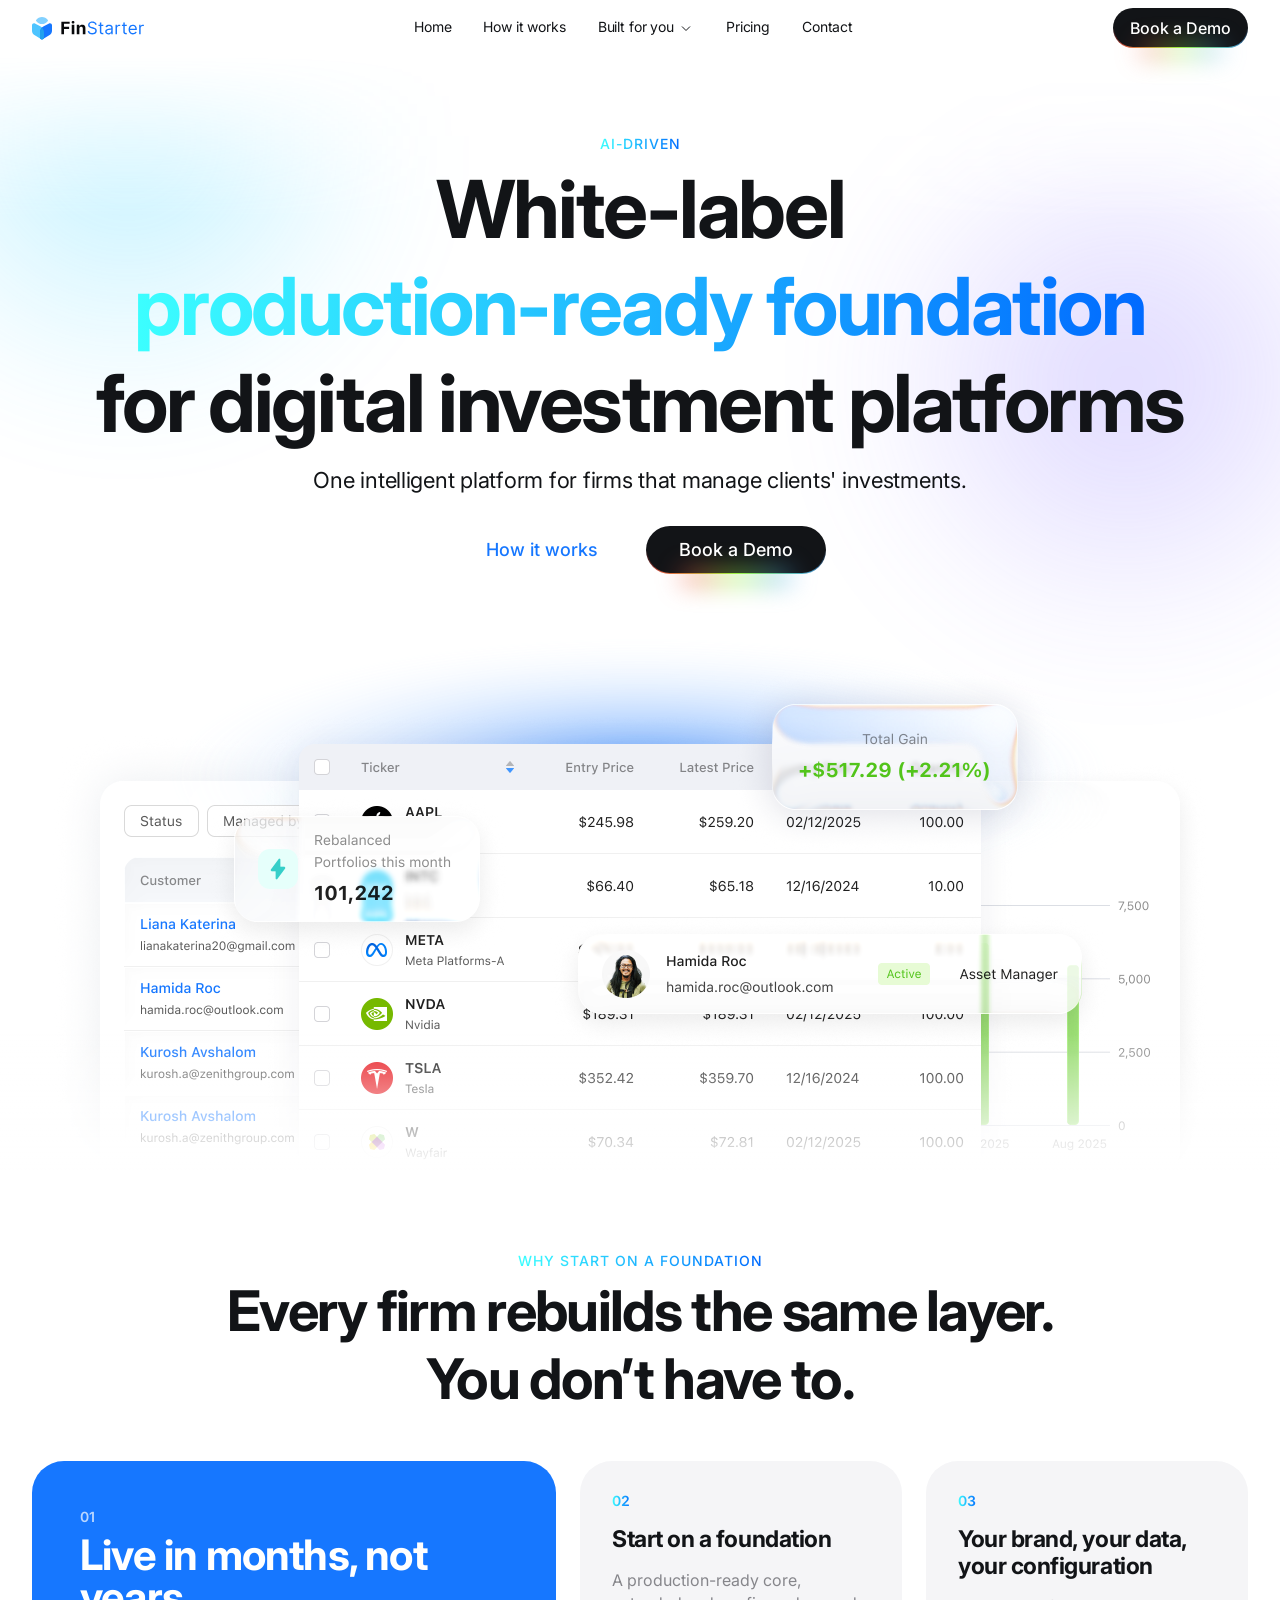
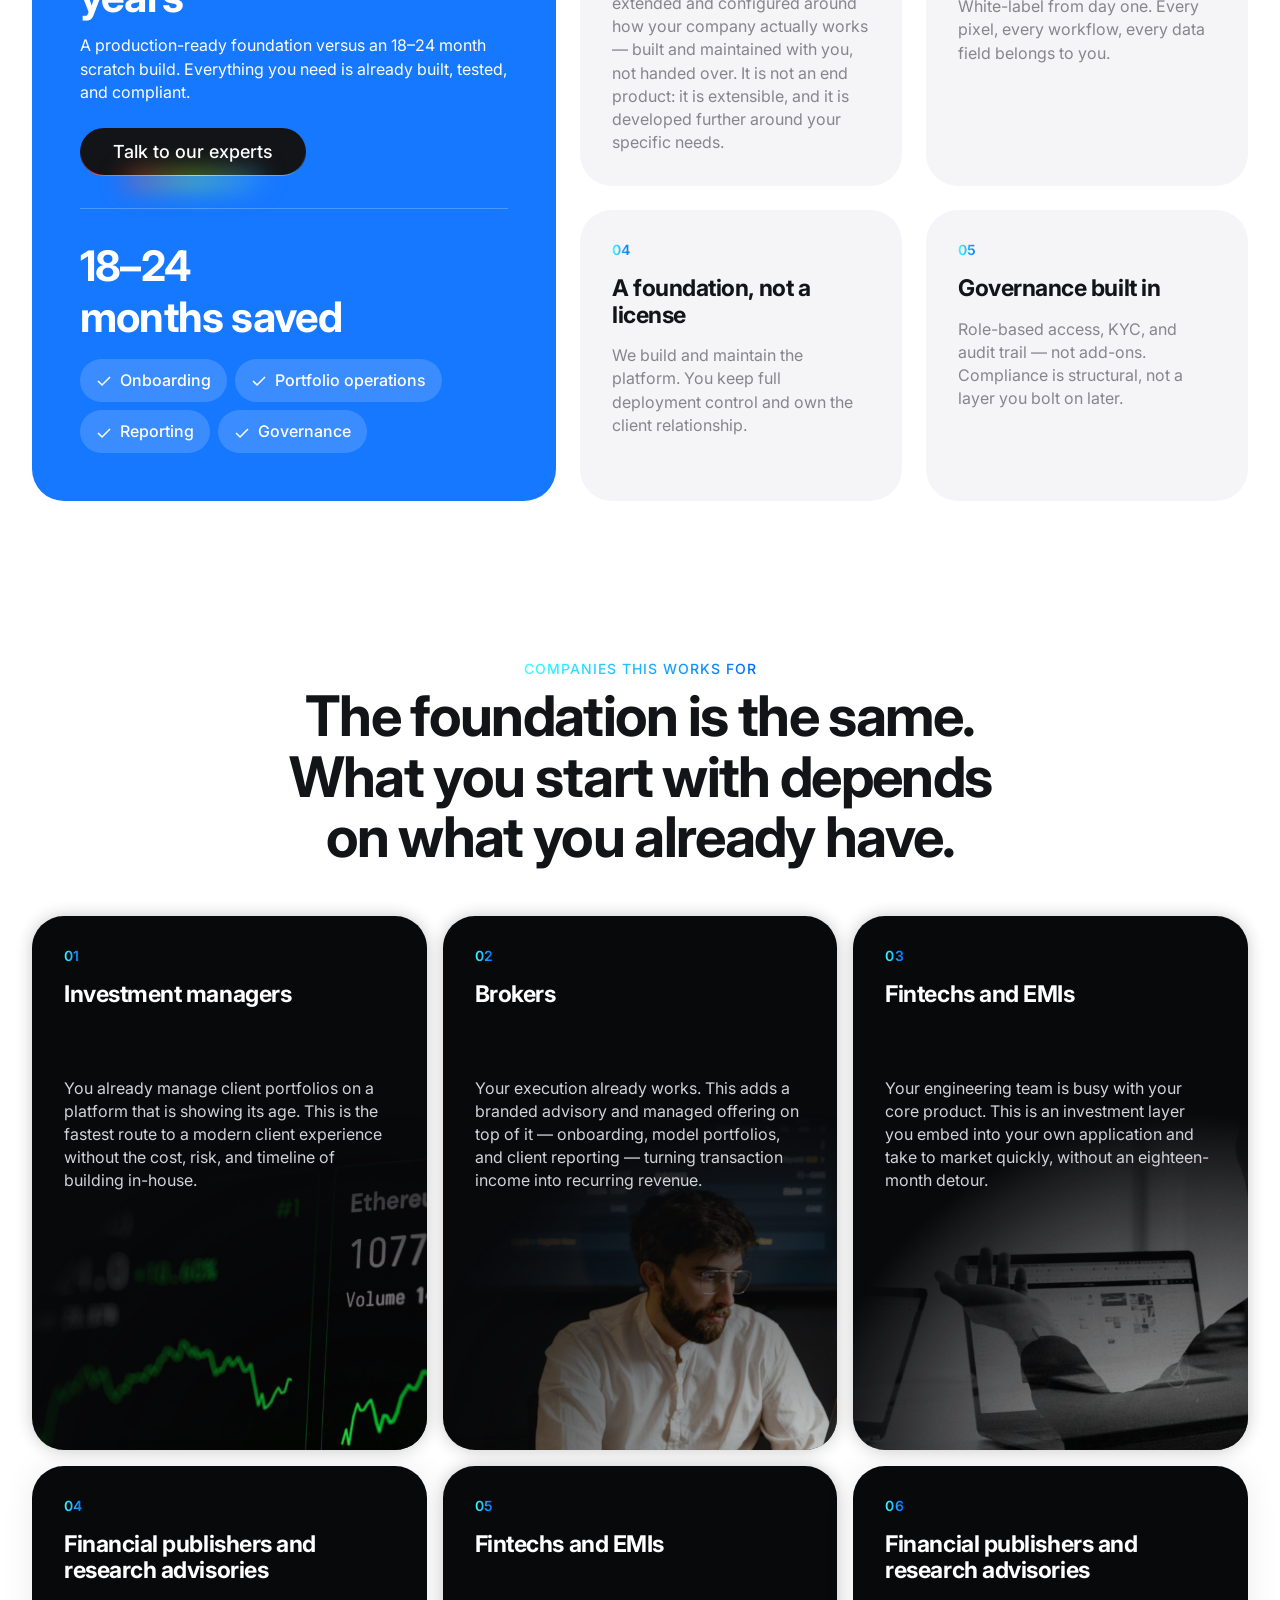
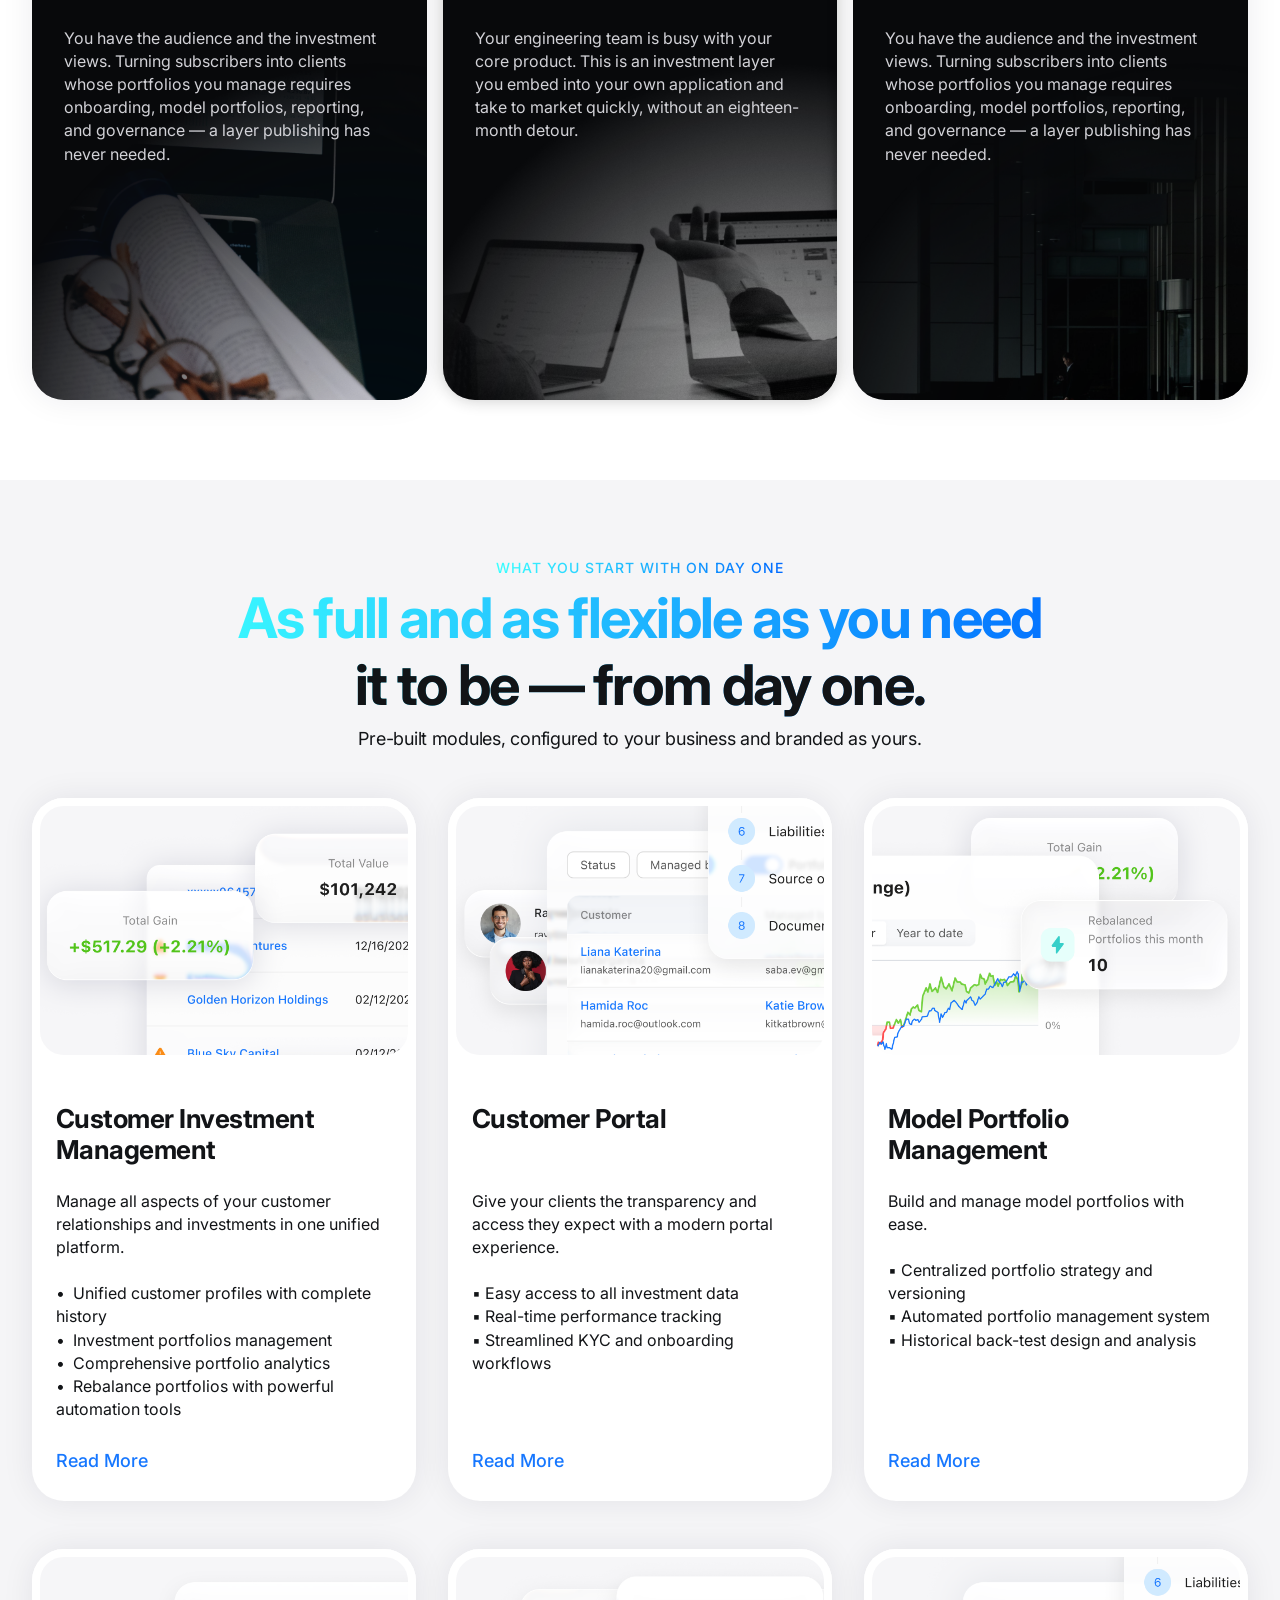
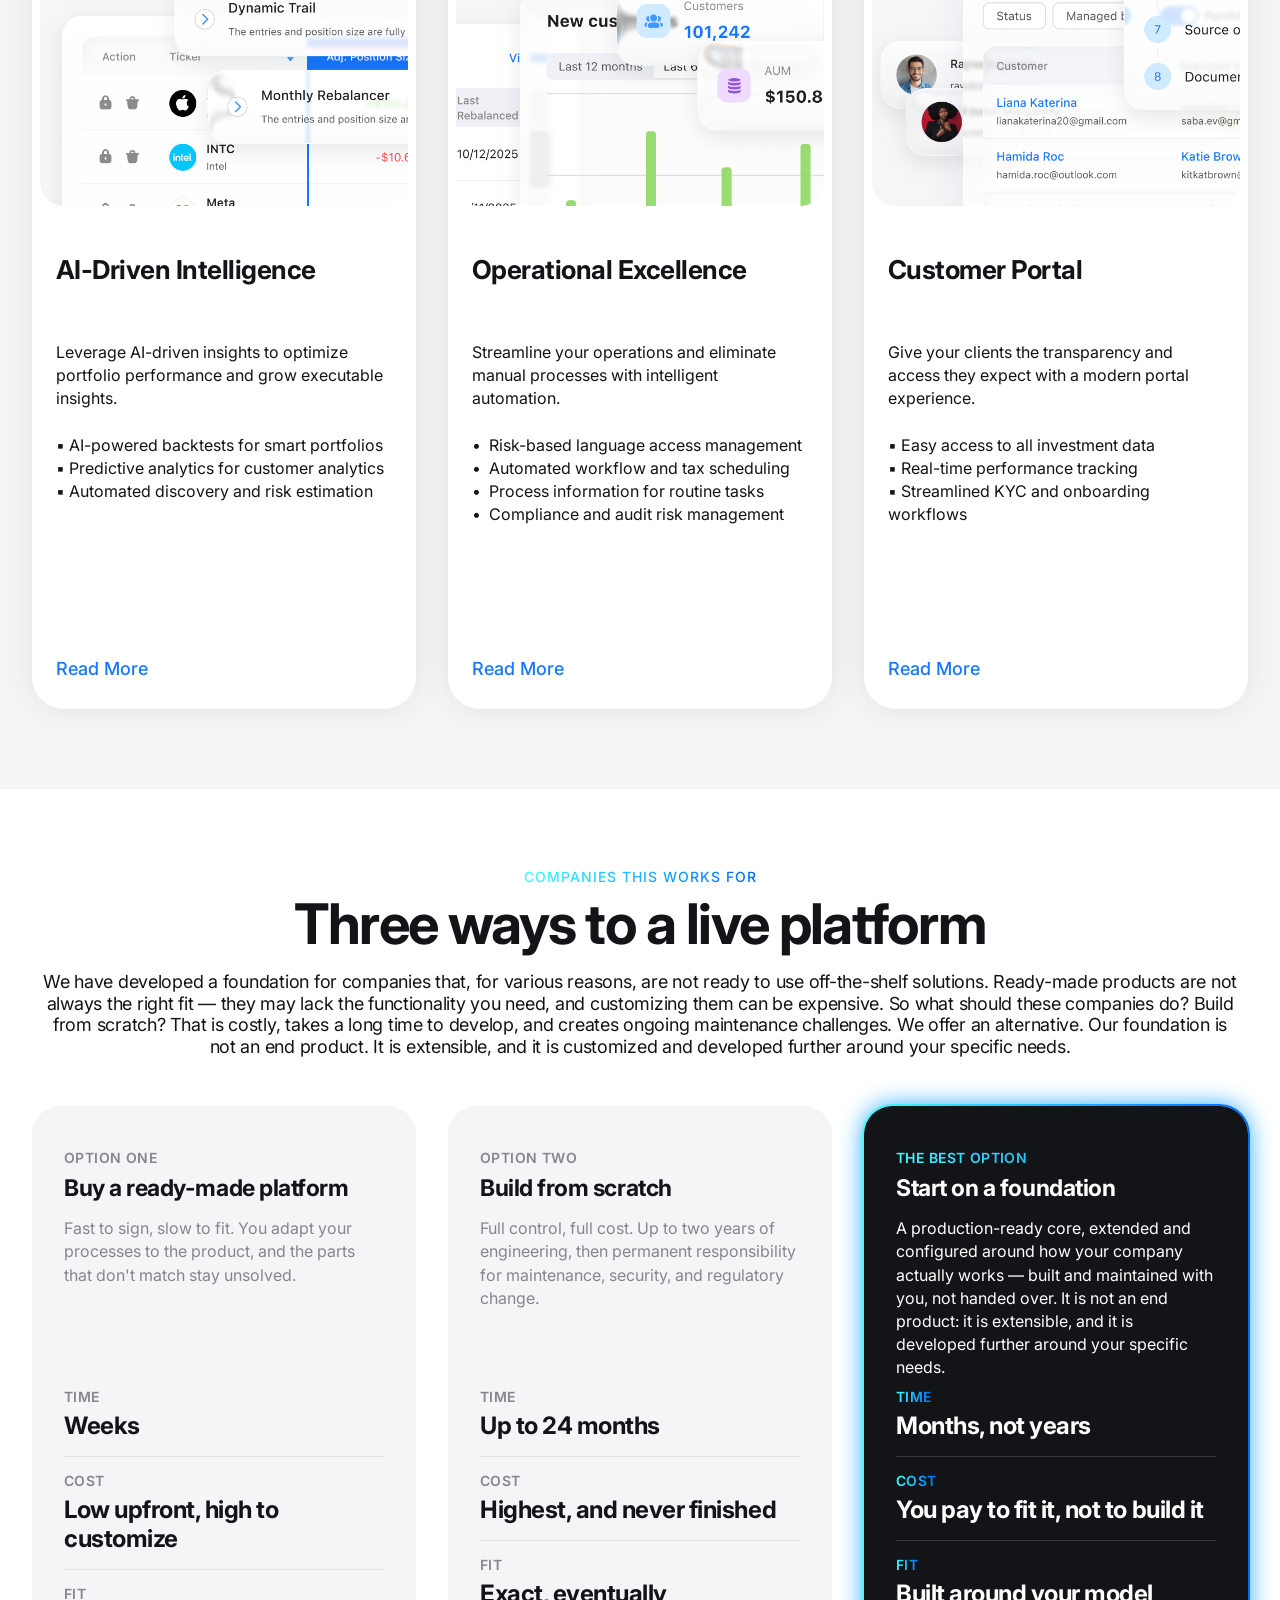
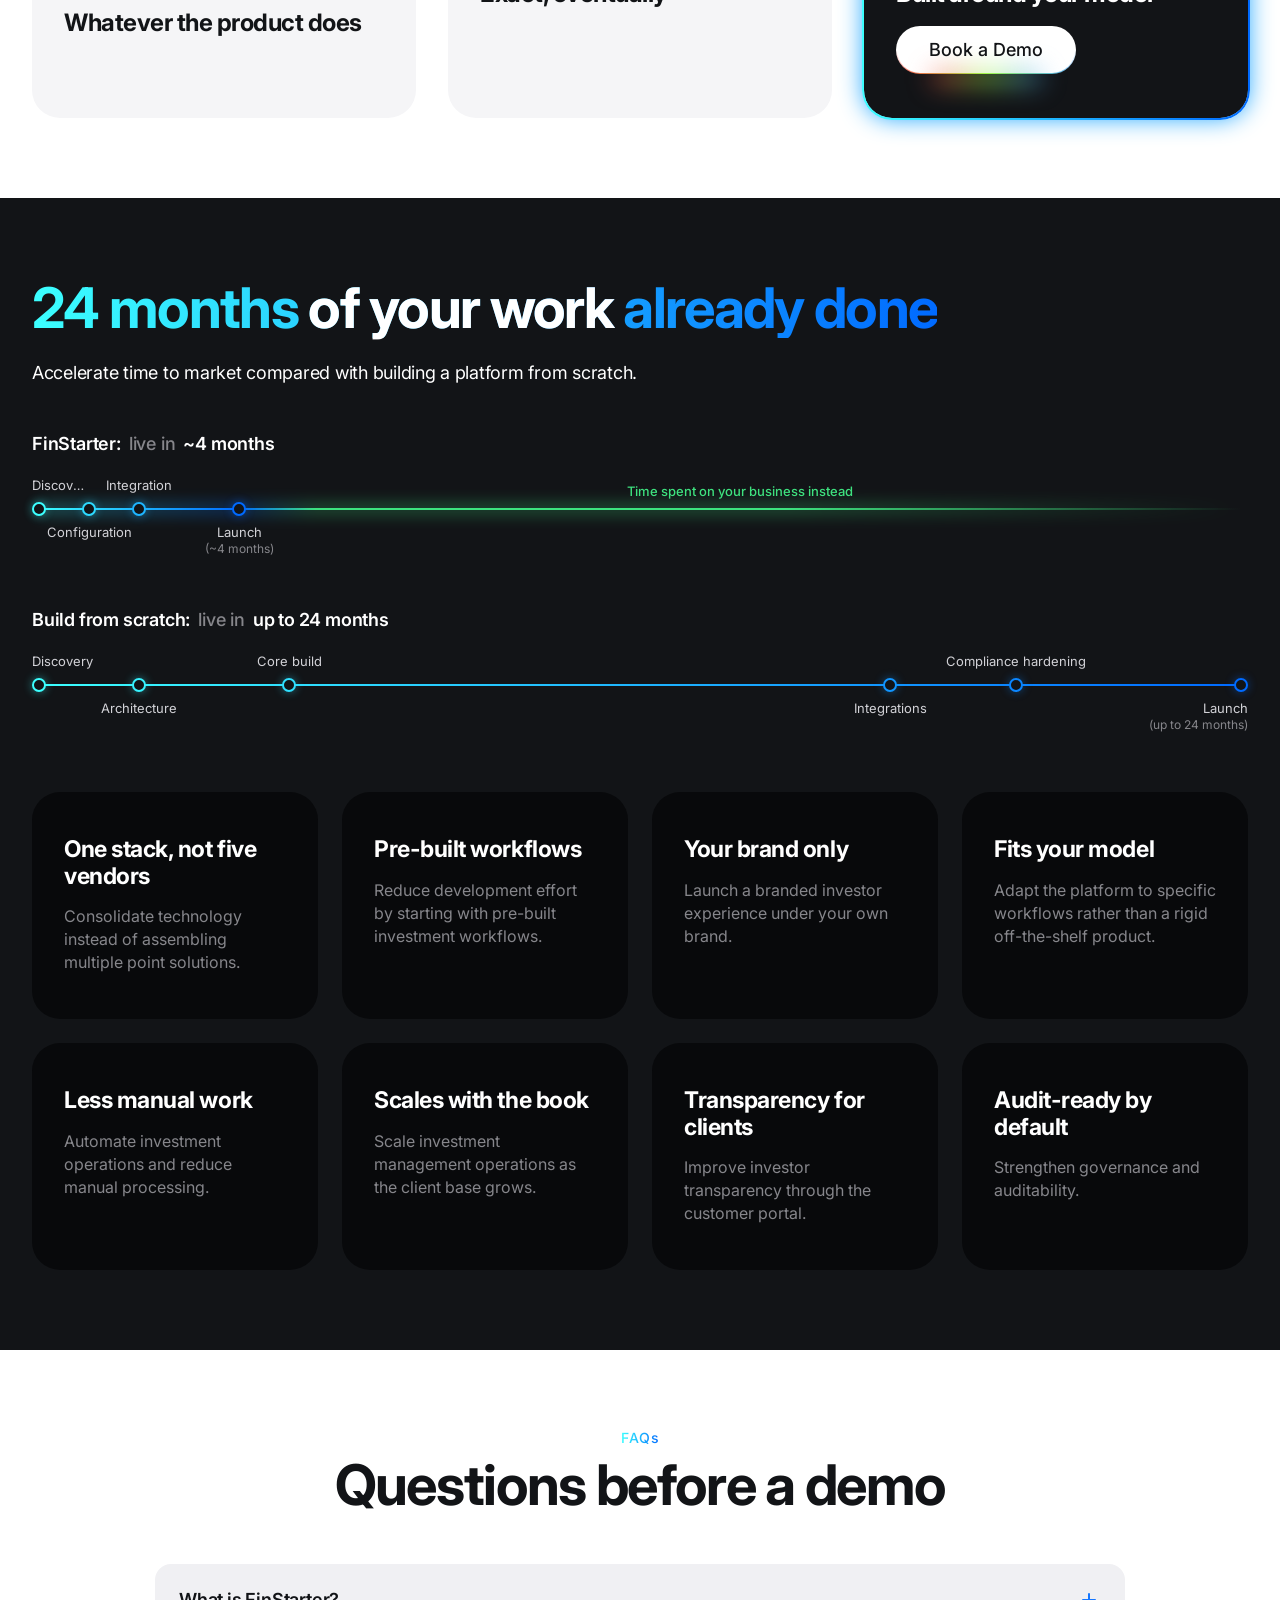
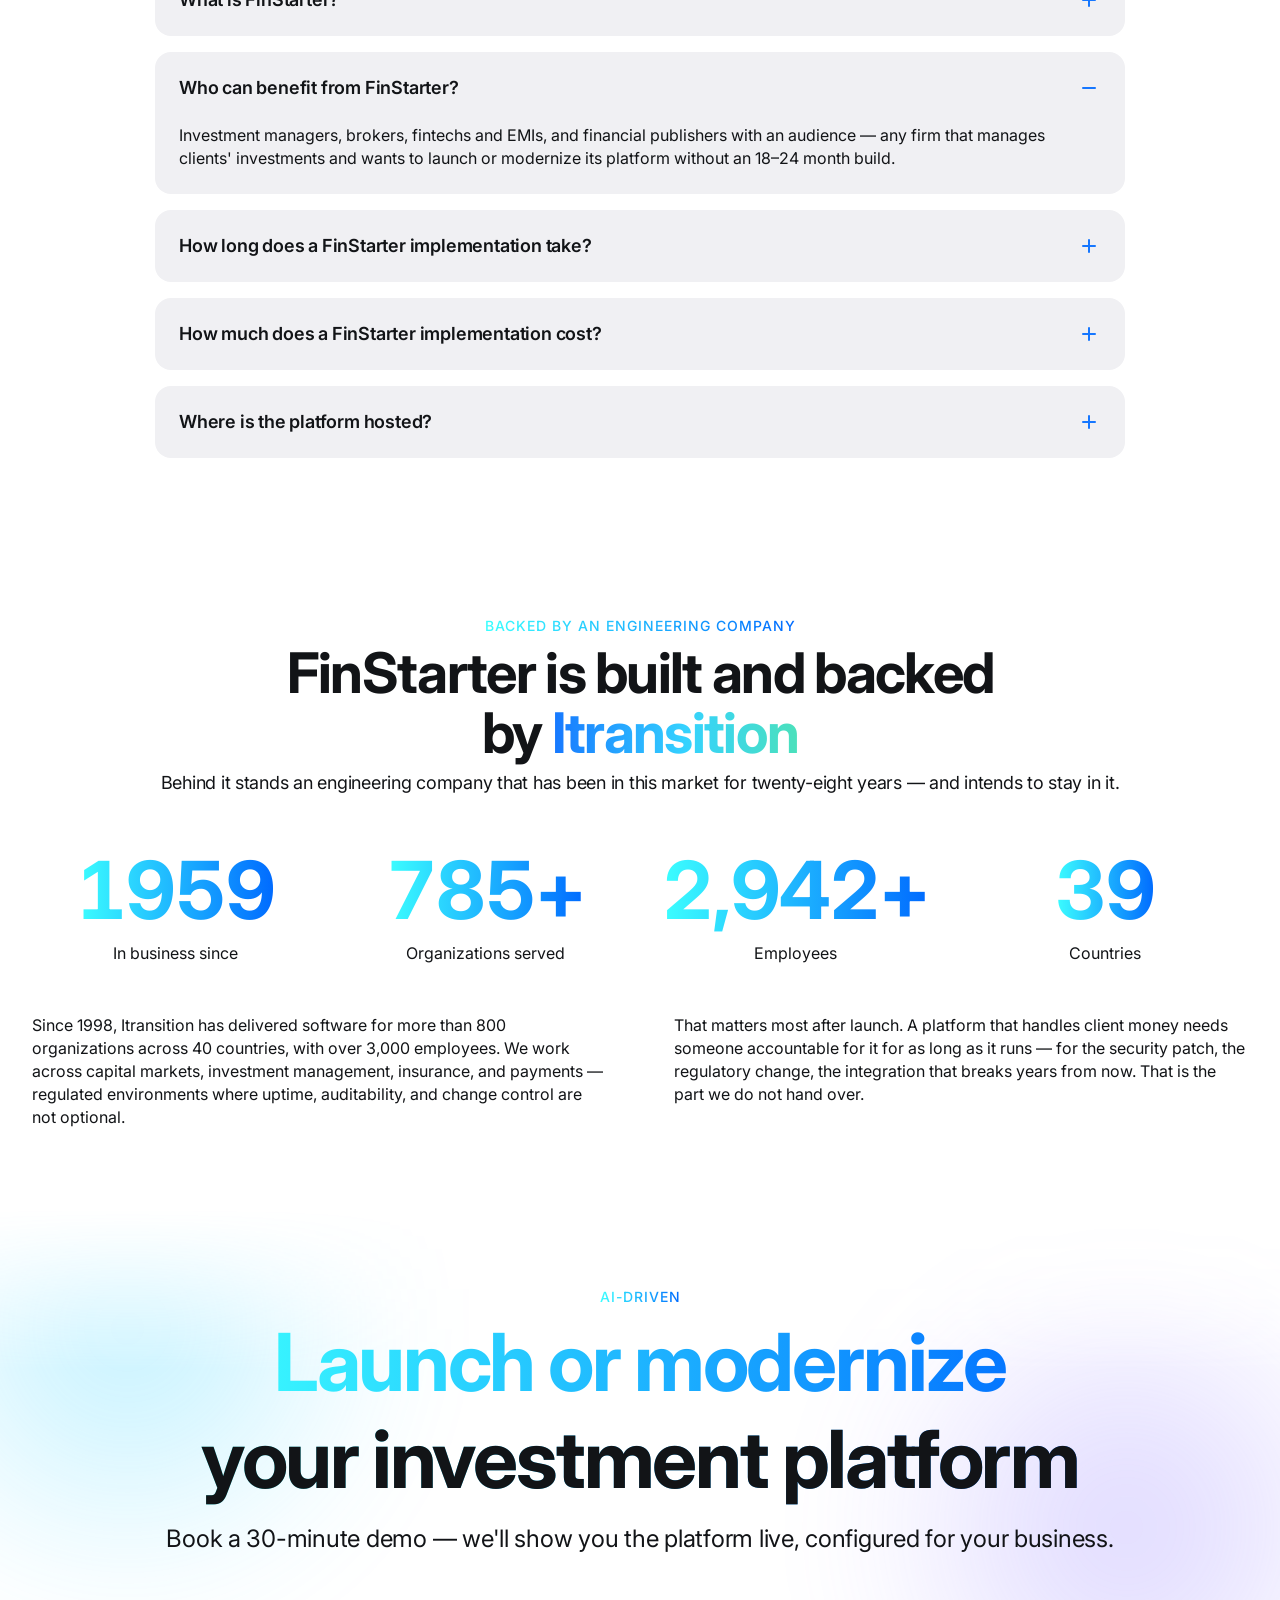
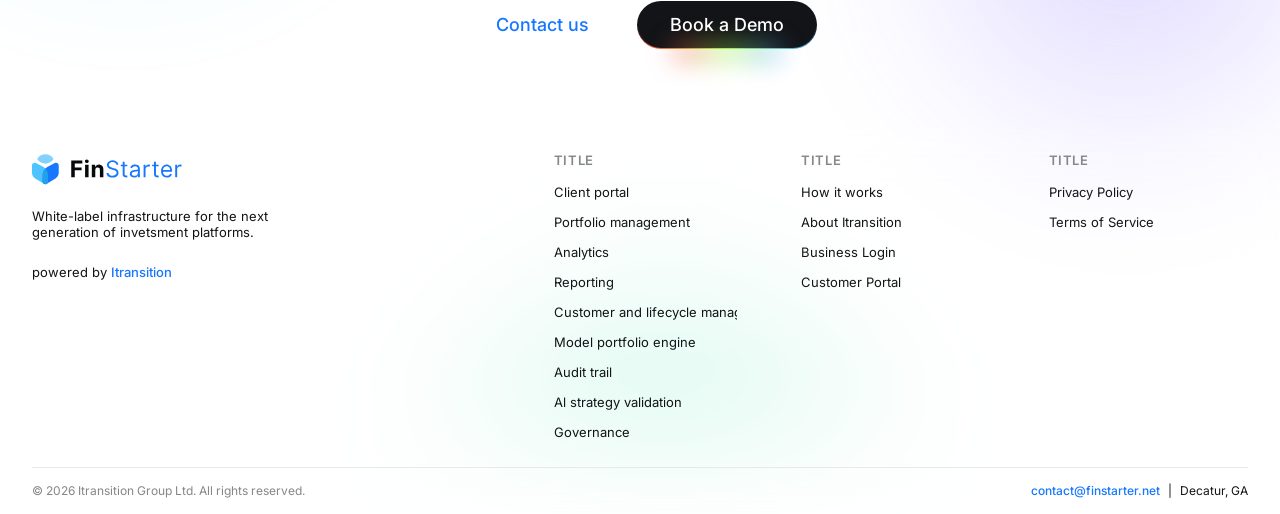
<file: site/index.html>
<!DOCTYPE html>
<html lang="en">
<head>
<meta charset="UTF-8">
<meta name="viewport" content="width=device-width, initial-scale=1">
<title>FinStarter</title>
<link rel="preconnect" href="https://fonts.googleapis.com">
<link rel="preconnect" href="https://fonts.gstatic.com" crossorigin>
<link href="https://fonts.googleapis.com/css2?family=Inter:wght@400;500;600;700&display=swap" rel="stylesheet">
<link rel="stylesheet" href="styles.css">
<link rel="stylesheet" href="responsive.css">
<script src="site.js" defer></script>
</head>
<body>

<!-- ===================== NAVIGATION ===================== -->
<header class="nav">
  <div class="nav__wrap">
    <a class="nav__logo" href="index.html"><img src="assets/logo-nav.svg" alt="FinStarter" width="116" height="24"></a>
    <nav class="nav__menu" id="site-menu">
      <a class="nav__item" href="index.html">Home</a>
      <a class="nav__item" href="how-it-works.html">How it works</a>
      <div class="nav__dd">
        <a class="nav__item nav__item--dd" href="#" aria-haspopup="true" aria-expanded="false" aria-controls="dd-built">Built for you<svg class="nav__chevron" width="16" height="16" viewBox="0 0 16 16" fill="none" aria-hidden="true"><path d="M4 6.5L8 10.5L12 6.5" stroke="currentColor"/></svg></a>
        <div class="dropdown" id="dd-built">
          <div class="dropdown__group">
            <div class="dropdown__label">PORTFOLIO OPERATIONS</div>
            <a class="dropdown__item" href="#">Portfolio management</a>
            <a class="dropdown__item" href="#">Model portfolio engine</a>
            <a class="dropdown__item" href="#">AI strategy validation</a>
          </div>
          <div class="dropdown__group">
            <div class="dropdown__label">PORTFOLIO OPERATIONS</div>
            <a class="dropdown__item" href="#">Client portal</a>
            <a class="dropdown__item" href="#">Customer and lifecycle management</a>
          </div>
          <div class="dropdown__group">
            <div class="dropdown__label">INTELLIGENCE AND GOVERNANCE</div>
            <a class="dropdown__item" href="#">Analytics</a>
            <a class="dropdown__item" href="#">Reporting</a>
            <a class="dropdown__item" href="#">Audit trail</a>
          </div>
        </div>
      </div>
      <a class="nav__item" href="#">Pricing</a>
      <a class="nav__item" href="contact.html">Contact</a>
    </nav>
    <a class="nav__btn" href="#demo" data-open-demo>Book a Demo</a>
    <button class="nav__burger" type="button" aria-label="Open menu" aria-expanded="false" aria-controls="site-menu"><span></span><span></span><span></span></button>
  </div>
</header>

<!-- ===================== HERO ===================== -->
<section class="hero">
  <!-- soft blurred shapes drifting behind the hero (styles.css: BLOBS) -->
  <div class="blobs" aria-hidden="true"><i class="blob blob--1"></i><i class="blob blob--2"></i><i class="blob blob--3"></i></div>
  <div class="hero__content">
    <div class="hero__title">
      <div class="hero__h1group">
        <div class="eyebrow-row"><span class="eyebrow">AI-DRIVEN</span></div>
        <h1 class="hero__h1">White-label <br><span class="gt">production-ready foundation</span><br>for digital investment platforms</h1>
      </div>
      <p class="hero__sub">One intelligent platform for firms that manage clients' investments.</p>
    </div>
    <div class="btn-row">
      <a class="btn btn--link" href="how-it-works.html">How it works</a>
      <a class="btn btn--dark" href="#demo" data-open-demo>Book a Demo</a>
    </div>
  </div>
  <div class="hero__slot">
    <!-- Figma image-slot 31:21809 (1120×550) rebuilt as layers so the glow and the cards can move:
         each PNG is the Figma render of one card incl. its shadow; positions = render bounds in % of the slot -->
    <div class="hero__scene" aria-hidden="true">
      <div class="hero__glow"></div>
      <img class="hs hs--customers" src="assets/hero/customers.png" alt="" width="736" height="496">
      <img class="hs hs--table" src="assets/hero/table.png" alt="" width="886" height="488">
      <img class="hs hs--positions" src="assets/hero/positions.png" alt="" width="762" height="509">
      <img class="hs hs--employee" src="assets/hero/employee.png" alt="" width="608" height="184">
      <img class="hs hs--stat1" src="assets/hero/stat-1.png" alt="" width="350" height="210">
      <img class="hs hs--stat2" src="assets/hero/stat-2.png" alt="" width="326" height="186">
    </div>
  </div>
  <div class="hero__fade"></div>
</section>

<!-- ===================== WHY START ON A FOUNDATION ===================== -->
<section class="section why">
  <div class="h2group">
    <span class="eyebrow">Why start on a foundation</span>
    <h2 class="h2 h2--intrinsic">Every firm rebuilds the same layer.<br>You don’t have to.</h2>
  </div>
  <div class="why__wrap">
    <div class="why__accent">
      <div class="why__block1">
        <div class="why__spantext">
          <div class="why__num">01</div>
          <div class="why__txt">
            <h3 class="why__h3">Live in months, not years</h3>
            <p class="why__sub">A production-ready foundation versus an 18–24 month scratch build. Everything you need is already built, tested, and compliant.</p>
          </div>
        </div>
        <a class="btn btn--dark" href="#demo" data-open-demo>Talk to our experts</a>
      </div>
      <div class="why__divider"></div>
      <div class="why__block2">
        <div class="why__saved">18–24<br>months saved</div>
        <div class="why__badges">
          <span class="pill"><img src="assets/check.svg" alt="" width="16" height="16">Onboarding</span>
          <span class="pill"><img src="assets/check.svg" alt="" width="16" height="16">Portfolio operations</span>
          <span class="pill"><img src="assets/check.svg" alt="" width="16" height="16">Reporting</span>
          <span class="pill"><img src="assets/check.svg" alt="" width="16" height="16">Governance</span>
        </div>
      </div>
    </div>
    <div class="why__grid">
      <div class="why__row">
        <div class="why__card">
          <span class="why__cardnum gt">02</span>
          <h4 class="why__h4">Start on a foundation</h4>
          <p class="why__p">A production-ready core, extended and configured around how your company actually works — built and maintained with you, not handed over. It is not an end product: it is extensible, and it is developed further around your specific needs.</p>
        </div>
        <div class="why__card">
          <span class="why__cardnum gt">03</span>
          <h4 class="why__h4">Your brand, your data, your configuration</h4>
          <p class="why__p">White-label from day one. Every pixel, every workflow, every data field belongs to you.</p>
        </div>
      </div>
      <div class="why__row">
        <div class="why__card">
          <span class="why__cardnum gt">04</span>
          <h4 class="why__h4">A foundation, not a license</h4>
          <p class="why__p">We build and maintain the platform. You keep full deployment control and own the client relationship.</p>
        </div>
        <div class="why__card">
          <span class="why__cardnum gt">05</span>
          <h4 class="why__h4">Governance built in</h4>
          <p class="why__p">Role-based access, KYC, and audit trail — not add-ons. Compliance is structural, not a layer you bolt on later.</p>
        </div>
      </div>
    </div>
  </div>
</section>

<!-- ===================== COMPANIES THIS WORKS FOR ===================== -->
<section class="section companies">
  <div class="h2group">
    <span class="eyebrow">Companies this works for</span>
    <h2 class="h2 h2--px">The foundation is the same.<br>What you start with depends <br>on what you already have.</h2>
  </div>
  <div class="companies__row">
    <article class="ccard ccard--shadow-a">
      <img class="ccard__img" src="assets/company-1.png" alt="">
      <span class="ccard__num gt">01</span>
      <h4 class="ccard__h4">Investment managers</h4>
      <p class="ccard__p">You already manage client portfolios on a platform that is showing its age. This is the fastest route to a modern client experience without the cost, risk, and timeline of building in-house.</p>
    </article>
    <article class="ccard ccard--shadow-a">
      <img class="ccard__img" src="assets/company-2.png" alt="">
      <span class="ccard__num gt">02</span>
      <h4 class="ccard__h4">Brokers</h4>
      <p class="ccard__p">Your execution already works. This adds a branded advisory and managed offering on top of it — onboarding, model portfolios, and client reporting — turning transaction income into recurring revenue.</p>
    </article>
    <article class="ccard ccard--shadow-a">
      <img class="ccard__img" src="assets/company-3.png" alt="">
      <span class="ccard__num gt">03</span>
      <h4 class="ccard__h4">Fintechs and EMIs</h4>
      <p class="ccard__p">Your engineering team is busy with your core product. This is an investment layer you embed into your own application and take to market quickly, without an eighteen-month detour.</p>
    </article>
    <article class="ccard ccard--shadow-b">
      <img class="ccard__img" src="assets/company-4.png" alt="">
      <span class="ccard__num gt">04</span>
      <h4 class="ccard__h4">Financial publishers and research advisories</h4>
      <p class="ccard__p">You have the audience and the investment views. Turning subscribers into clients whose portfolios you manage requires onboarding, model portfolios, reporting, and governance — a layer publishing has never needed.</p>
    </article>
    <article class="ccard ccard--shadow-a">
      <img class="ccard__img" src="assets/company-5.png" alt="">
      <span class="ccard__num gt">05</span>
      <h4 class="ccard__h4">Fintechs and EMIs</h4>
      <p class="ccard__p">Your engineering team is busy with your core product. This is an investment layer you embed into your own application and take to market quickly, without an eighteen-month detour.</p>
    </article>
    <article class="ccard ccard--shadow-b">
      <img class="ccard__img" src="assets/company-6.png" alt="">
      <span class="ccard__num gt">06</span>
      <h4 class="ccard__h4">Financial publishers and research advisories</h4>
      <p class="ccard__p">You have the audience and the investment views. Turning subscribers into clients whose portfolios you manage requires onboarding, model portfolios, reporting, and governance — a layer publishing has never needed.</p>
    </article>
  </div>
</section>

<!-- ===================== FEATURES ===================== -->
<section class="section features">
  <div class="h2group">
    <span class="eyebrow">What you start with on day one</span>
    <h2 class="h2 h2--intrinsic features__h2"><span class="gt-slice">As full and as flexible as you need </span><br>it to be — from day one.</h2>
    <p class="desc desc--1200">Pre-built modules, configured to your business and branded as yours.</p>
  </div>
  <div class="features__cards">
    <div class="features__row features__row--1">
      <article class="fcard">
        <div class="fcard__img"><picture><source media="(min-width: 641px) and (max-width: 768px)" srcset="assets/feature-portrait/customer-investment.png"><img src="assets/feature-customer-investment.png" alt="" width="438" height="296"></picture></div>
        <div class="fcard__body">
          <div class="fcard__text">
            <h3 class="fcard__h3">Customer Investment Management</h3>
            <p class="fcard__p">Manage all aspects of your customer relationships and investments in one unified platform.

•  Unified customer profiles with complete history
•  Investment portfolios management
•  Comprehensive portfolio analytics
•  Rebalance portfolios with powerful automation tools</p>
          </div>
          <a class="btn btn--link btn--flush" href="#">Read More</a>
        </div>
      </article>
      <article class="fcard">
        <div class="fcard__img"><picture><source media="(min-width: 641px) and (max-width: 768px)" srcset="assets/feature-portrait/customer-portal.png"><img src="assets/feature-customer-portal.png" alt="" width="438" height="296"></picture></div>
        <div class="fcard__body">
          <div class="fcard__text">
            <h3 class="fcard__h3">Customer Portal</h3>
            <p class="fcard__p">Give your clients the transparency and access they expect with a modern portal experience.

▪ Easy access to all investment data
▪ Real-time performance tracking
▪ Streamlined KYC and onboarding workflows</p>
          </div>
          <a class="btn btn--link btn--flush" href="#">Read More</a>
        </div>
      </article>
      <article class="fcard">
        <div class="fcard__img"><picture><source media="(min-width: 641px) and (max-width: 768px)" srcset="assets/feature-portrait/model-portfolio.png"><img src="assets/feature-model-portfolio.png" alt="" width="438" height="296"></picture></div>
        <div class="fcard__body">
          <div class="fcard__text">
            <h3 class="fcard__h3">Model Portfolio Management</h3>
            <p class="fcard__p">Build and manage model portfolios with ease.

▪ Centralized portfolio strategy and versioning
▪ Automated portfolio management system
▪ Historical back-test design and analysis</p>
          </div>
          <a class="btn btn--link btn--flush" href="#">Read More</a>
        </div>
      </article>
    </div>
    <div class="features__row features__row--2">
      <article class="fcard">
        <div class="fcard__img"><picture><source media="(min-width: 641px) and (max-width: 768px)" srcset="assets/feature-portrait/ai-intelligence.png"><img src="assets/feature-ai-intelligence.png" alt="" width="438" height="296"></picture></div>
        <div class="fcard__body">
          <div class="fcard__text">
            <h3 class="fcard__h3">AI-Driven Intelligence</h3>
            <p class="fcard__p">Leverage AI-driven insights to optimize portfolio performance and grow executable insights.

▪ AI-powered backtests for smart portfolios
▪ Predictive analytics for customer analytics
▪ Automated discovery and risk estimation</p>
          </div>
          <a class="btn btn--link btn--flush" href="#">Read More</a>
        </div>
      </article>
      <article class="fcard">
        <div class="fcard__img"><picture><source media="(min-width: 641px) and (max-width: 768px)" srcset="assets/feature-portrait/operational-excellence.png"><img src="assets/feature-operational-excellence.png" alt="" width="438" height="296"></picture></div>
        <div class="fcard__body">
          <div class="fcard__text">
            <h3 class="fcard__h3">Operational Excellence</h3>
            <p class="fcard__p">Streamline your operations and eliminate manual processes with intelligent automation.

•  Risk-based language access management
•  Automated workflow and tax scheduling
•  Process information for routine tasks
•  Compliance and audit risk management</p>
          </div>
          <a class="btn btn--link btn--flush" href="#">Read More</a>
        </div>
      </article>
      <article class="fcard">
        <div class="fcard__img"><picture><source media="(min-width: 641px) and (max-width: 768px)" srcset="assets/feature-portrait/customer-portal.png"><img src="assets/feature-customer-portal.png" alt="" width="438" height="296"></picture></div>
        <div class="fcard__body">
          <div class="fcard__text">
            <h3 class="fcard__h3">Customer Portal</h3>
            <p class="fcard__p">Give your clients the transparency and access they expect with a modern portal experience.

▪ Easy access to all investment data
▪ Real-time performance tracking
▪ Streamlined KYC and onboarding workflows</p>
          </div>
          <a class="btn btn--link btn--flush" href="#">Read More</a>
        </div>
      </article>
    </div>
  </div>
</section>

<!-- ===================== THREE WAYS ===================== -->
<section class="section three">
  <div class="h2group">
    <span class="eyebrow">Companies this works for</span>
    <div class="h2group__inner">
      <h2 class="h2 h2--px h2--940">Three ways to a live platform</h2>
      <p class="desc desc--1200">We have developed a foundation for companies that, for various reasons, are not ready to use off-the-shelf solutions. Ready-made products are not always the right fit — they may lack the functionality you need, and customizing them can be expensive. So what should these companies do? Build from scratch? That is costly, takes a long time to develop, and creates ongoing maintenance challenges. We offer an alternative. Our foundation is not an end product. It is extensible, and it is customized and developed further around your specific needs.</p>
    </div>
  </div>
  <div class="three__row">
    <article class="ocard">
      <div class="ocard__top">
        <div class="ocard__label">OPTION ONE</div>
        <div class="ocard__hp">
          <h4 class="ocard__h4">Buy a ready-made platform</h4>
          <div class="ocard__pbox"><p class="ocard__p">Fast to sign, slow to fit. You adapt your processes to the product, and the parts that don't match stay unsolved.</p></div>
        </div>
      </div>
      <div class="ocard__rows">
        <div class="ocard__r"><span class="ocard__rl">TIME</span><span class="ocard__rv">Weeks</span></div>
        <div class="ocard__sep"></div>
        <div class="ocard__r"><span class="ocard__rl">COST</span><span class="ocard__rv">Low upfront, high to customize</span></div>
        <div class="ocard__sep"></div>
        <div class="ocard__r"><span class="ocard__rl">FIT</span><span class="ocard__rv">Whatever the product does</span></div>
      </div>
    </article>
    <article class="ocard">
      <div class="ocard__top">
        <div class="ocard__label">OPTION TWO</div>
        <div class="ocard__hp">
          <h4 class="ocard__h4">Build from scratch</h4>
          <div class="ocard__pbox"><p class="ocard__p">Full control, full cost. Up to two years of engineering, then permanent responsibility for maintenance, security, and regulatory change.</p></div>
        </div>
      </div>
      <div class="ocard__rows">
        <div class="ocard__r"><span class="ocard__rl">TIME</span><span class="ocard__rv">Up to 24 months</span></div>
        <div class="ocard__sep"></div>
        <div class="ocard__r"><span class="ocard__rl">COST</span><span class="ocard__rv">Highest, and never finished</span></div>
        <div class="ocard__sep"></div>
        <div class="ocard__r"><span class="ocard__rl">FIT</span><span class="ocard__rv">Exact, eventually</span></div>
      </div>
    </article>
    <article class="ocard ocard--best">
      <div class="ocard__best-inner">
        <div class="ocard__top">
          <div class="ocard__label gt-block">THE BEST OPTION</div>
          <div class="ocard__hp">
            <h4 class="ocard__h4">Start on a foundation</h4>
            <div class="ocard__pbox"><p class="ocard__p">A production-ready core, extended and configured around how your company actually works — built and maintained with you, not handed over. It is not an end product: it is extensible, and it is developed further around your specific needs.</p></div>
          </div>
        </div>
        <div class="ocard__rows">
          <div class="ocard__r"><span class="ocard__rl gt">TIME</span><span class="ocard__rv">Months, not years</span></div>
          <div class="ocard__sep"></div>
          <div class="ocard__r"><span class="ocard__rl gt">COST</span><span class="ocard__rv">You pay to fit it, not to build it</span></div>
          <div class="ocard__sep"></div>
          <div class="ocard__r"><span class="ocard__rl gt">FIT</span><span class="ocard__rv">Built around your model</span></div>
        </div>
      </div>
      <a class="btn btn--white" href="#demo" data-open-demo>Book a Demo</a>
    </article>
  </div>
</section>

<!-- ===================== 24 MONTHS ===================== -->
<section class="section months">
  <div class="months__top">
    <div class="months__left">
      <h2 class="months__h2">24 months <span class="months__white">of your work</span> already done</h2>
      <p class="months__sub">Accelerate time to market compared with building a platform from scratch.</p>
    </div>
  </div>
  <!-- Roadmaps: both tracks are 24 months long; every stop sits at its month (--at) on that scale -->
  <div class="months__maps">
    <div class="rmap rmap--fade" style="--total: 24; --span: 4">
      <div class="rmap__head"><span class="rmap__who">FinStarter:</span><span class="rmap__muted">live in</span><span class="rmap__eta">~4 months</span></div>
      <div class="rmap__track">
        <div class="rmap__line"></div>
        <div class="rmap__note" style="--from: 4; --to: 24">Time spent on your business instead</div>
        <div class="rmap__stop rmap__stop--top rmap__stop--start" style="--at: 0"><span class="rmap__node"></span><span class="rmap__label"><span>Discovery</span></span></div>
        <div class="rmap__stop rmap__stop--bottom" style="--at: 1"><span class="rmap__node"></span><span class="rmap__label"><span>Configuration</span></span></div>
        <div class="rmap__stop rmap__stop--top" style="--at: 2"><span class="rmap__node"></span><span class="rmap__label"><span>Integration</span></span></div>
        <div class="rmap__stop rmap__stop--bottom rmap__stop--launch" style="--at: 4"><span class="rmap__node"></span><span class="rmap__label"><span>Launch</span><small>(~4 months)</small></span></div>
      </div>
    </div>
    <div class="rmap" style="--total: 24; --lag: 0.6s">
      <div class="rmap__head"><span class="rmap__who">Build from scratch:</span><span class="rmap__muted">live in</span><span class="rmap__eta">up to 24 months</span></div>
      <div class="rmap__track">
        <div class="rmap__line"></div>
        <div class="rmap__stop rmap__stop--top rmap__stop--start" style="--at: 0"><span class="rmap__node"></span><span class="rmap__label"><span>Discovery</span></span></div>
        <div class="rmap__stop rmap__stop--bottom" style="--at: 2"><span class="rmap__node"></span><span class="rmap__label"><span>Architecture</span></span></div>
        <div class="rmap__stop rmap__stop--top" style="--at: 5"><span class="rmap__node"></span><span class="rmap__label"><span>Core build</span></span></div>
        <div class="rmap__stop rmap__stop--bottom" style="--at: 17"><span class="rmap__node"></span><span class="rmap__label"><span>Integrations</span></span></div>
        <div class="rmap__stop rmap__stop--top" style="--at: 19.5"><span class="rmap__node"></span><span class="rmap__label"><span>Compliance hardening</span></span></div>
        <div class="rmap__stop rmap__stop--bottom rmap__stop--launch rmap__stop--end" style="--at: 24"><span class="rmap__node"></span><span class="rmap__label"><span>Launch</span><small>(up to 24 months)</small></span></div>
      </div>
    </div>
  </div>
  <div class="months__grid">
    <div class="months__row">
      <article class="mcard"><h4 class="mcard__h4">One stack, not five vendors</h4><p class="mcard__p">Consolidate technology instead of assembling multiple point solutions.</p></article>
      <article class="mcard"><h4 class="mcard__h4">Pre-built workflows</h4><p class="mcard__p">Reduce development effort by starting with pre-built investment workflows.</p></article>
      <article class="mcard"><h4 class="mcard__h4">Your brand only</h4><p class="mcard__p">Launch a branded investor experience under your own brand.</p></article>
      <article class="mcard"><h4 class="mcard__h4">Fits your model</h4><p class="mcard__p">Adapt the platform to specific workflows rather than a rigid off-the-shelf product.</p></article>
    </div>
    <div class="months__row">
      <article class="mcard"><h4 class="mcard__h4">Less manual work</h4><p class="mcard__p">Automate investment operations and reduce manual processing.</p></article>
      <article class="mcard"><h4 class="mcard__h4">Scales with the book</h4><p class="mcard__p">Scale investment management operations as the client base grows.</p></article>
      <article class="mcard"><h4 class="mcard__h4">Transparency for clients</h4><p class="mcard__p">Improve investor transparency through the customer portal.</p></article>
      <article class="mcard"><h4 class="mcard__h4">Audit-ready by default</h4><p class="mcard__p">Strengthen governance and auditability.</p></article>
    </div>
  </div>
</section>

<!-- ===================== FAQ ===================== -->
<section class="section faq">
  <div class="h2group">
    <span class="eyebrow eyebrow--nocase">FAQs</span>
    <div class="h2group__inner">
      <h2 class="h2 h2--px h2--940">Questions before a demo</h2>
    </div>
  </div>
  <div class="faq__list">
    <div class="qa">
      <button class="qa__head" type="button" aria-expanded="false" aria-controls="qa-1">
        <h4 class="qa__q">What is FinStarter?</h4>
        <span class="qa__icon" aria-hidden="true"></span>
      </button>
      <div class="qa__body" id="qa-1"><div class="qa__answer"><p>A production-ready, white-label foundation for digital investment platforms. It covers the client portal, portfolio operations and governance in a single stack, and Itransition builds your platform on top of it.</p></div></div>
    </div>
    <div class="qa is-open">
      <button class="qa__head" type="button" aria-expanded="true" aria-controls="qa-2">
        <h4 class="qa__q">Who can benefit from FinStarter?</h4>
        <span class="qa__icon" aria-hidden="true"></span>
      </button>
      <div class="qa__body" id="qa-2"><div class="qa__answer"><p>Investment managers, brokers, fintechs and EMIs, and financial publishers with an audience — any firm that manages clients' investments and wants to launch or modernize its platform without an 18–24 month build.</p></div></div>
    </div>
    <div class="qa">
      <button class="qa__head" type="button" aria-expanded="false" aria-controls="qa-3">
        <h4 class="qa__q">How long does a FinStarter implementation take?</h4>
        <span class="qa__icon" aria-hidden="true"></span>
      </button>
      <div class="qa__body" id="qa-3"><div class="qa__answer"><p>Typically around four months from kick-off to a live platform, depending on your integrations and the scope of configuration. A comparable build from scratch takes up to 24 months.</p></div></div>
    </div>
    <div class="qa">
      <button class="qa__head" type="button" aria-expanded="false" aria-controls="qa-4">
        <h4 class="qa__q">How much does a FinStarter implementation cost?</h4>
        <span class="qa__icon" aria-hidden="true"></span>
      </button>
      <div class="qa__body" id="qa-4"><div class="qa__answer"><p>You pay to fit the foundation to your business, not to build it from zero. The price depends on the modules you start with and the integrations you need — after a short discovery call we give you a fixed estimate.</p></div></div>
    </div>
    <div class="qa">
      <button class="qa__head" type="button" aria-expanded="false" aria-controls="qa-5">
        <h4 class="qa__q">Where is the platform hosted?</h4>
        <span class="qa__icon" aria-hidden="true"></span>
      </button>
      <div class="qa__body" id="qa-5"><div class="qa__answer"><p>In your own cloud account or on infrastructure managed by Itransition — AWS, Azure or Google Cloud, in the region your regulator requires. Either way you keep full deployment control and own the data.</p></div></div>
    </div>
  </div>
</section>

<!-- ===================== BACKED BY ITRANSITION ===================== -->
<section class="section backed">
  <div class="h2group h2group--1440">
    <span class="eyebrow">Backed by an engineering company</span>
    <h2 class="h2 h2--px h2--940 backed__h2">FinStarter is built and backed <br>by <a class="rainbow" href="https://www.itransition.com/" target="_blank" rel="noopener">Itransition</a></h2>
    <p class="desc">Behind it stands an engineering company that has been in this market for twenty-eight years — and intends to stay in it.</p>
  </div>
  <div class="backed__nums">
    <div class="nmbr"><span class="nmbr__v gt">1998</span><span class="nmbr__l">In business since</span></div>
    <div class="nmbr"><span class="nmbr__v gt">800+</span><span class="nmbr__l">Organizations served</span></div>
    <div class="nmbr"><span class="nmbr__v gt">3,000+</span><span class="nmbr__l">Employees</span></div>
    <div class="nmbr"><span class="nmbr__v gt">40</span><span class="nmbr__l">Countries</span></div>
  </div>
  <div class="backed__cols">
    <p class="backed__p">Since 1998, Itransition has delivered software for more than 800 organizations across 40 countries, with over 3,000 employees. We work across capital markets, investment management, insurance, and payments — regulated environments where uptime, auditability, and change control are not optional.</p>
    <p class="backed__p">That matters most after launch. A platform that handles client money needs someone accountable for it for as long as it runs — for the security patch, the regulatory change, the integration that breaks years from now. That is the part we do not hand over.</p>
  </div>
</section>

<!-- ===================== BANNER + FOOTER ===================== -->
<!-- .tail: the banner and the footer share one set of soft shapes behind them (styles.css: BLOBS) -->
<div class="tail">
<div class="blobs" aria-hidden="true"><i class="blob blob--1"></i><i class="blob blob--2"></i><i class="blob blob--3"></i></div>
<section class="section banner">
  <div class="banner__content">
    <div class="banner__title">
      <div class="banner__h1group">
        <div class="eyebrow-row"><span class="eyebrow">AI-DRIVEN</span></div>
        <div class="eyebrow-row"><h1 class="banner__h1"><span class="gt-slice">Launch or modernize </span><br>your investment platform</h1></div>
      </div>
      <p class="hero__sub">Book a 30-minute demo — we'll show you the platform live, configured for your business.</p>
    </div>
    <div class="btn-row">
      <a class="btn btn--link" href="contact.html">Contact us</a>
      <a class="btn btn--dark" href="#demo" data-open-demo>Book a Demo</a>
    </div>
  </div>
</section>

<!-- ===================== FOOTER ===================== -->
<footer class="footer">
  <div class="footer__top">
    <div class="footer__brand">
      <a href="#"><img src="assets/logo-footer.svg" alt="FinStarter" width="155" height="32"></a>
      <p class="footer__tagline">White-label infrastructure for the next generation of invetsment platforms.</p>
      <div class="footer__powered"><span>powered by</span><a class="footer__powered-link" href="https://www.itransition.com/" target="_blank" rel="noopener">Itransition</a></div>
    </div>
    <div class="footer__cols">
      <div class="footer__col">
        <div class="footer__title">TITLE</div>
        <div class="footer__links footer__links--fill">
          <a href="#">Client portal</a>
          <a href="#">Portfolio management</a>
          <a href="#">Analytics</a>
          <a href="#">Reporting</a>
          <a href="#">Customer and lifecycle management</a>
          <a href="#">Model portfolio engine</a>
          <a href="#">Audit trail</a>
          <a href="#">Al strategy validation</a>
          <a href="#">Governance</a>
        </div>
      </div>
      <div class="footer__col">
        <div class="footer__title">TITLE</div>
        <div class="footer__links">
          <a href="how-it-works.html">How it works</a>
          <a href="#">About Itransition</a>
          <a href="#">Business Login</a>
          <a href="#">Customer Portal</a>
        </div>
      </div>
      <div class="footer__col">
        <div class="footer__title">TITLE</div>
        <div class="footer__links">
          <a href="#">Privacy Policy</a>
          <a href="#">Terms of Service</a>
        </div>
      </div>
    </div>
  </div>
  <div class="footer__bottom">
    <span class="footer__copy">© 2026 Itransition Group Ltd. All rights reserved.</span>
    <div class="footer__contact">
      <a class="footer__mail" href="mailto:contact@finstarter.net">contact@finstarter.net</a>
      <span class="footer__sep">|</span>
      <span class="footer__loc">Decatur, GA</span>
    </div>
  </div>
</footer>
</div>

<!-- ===================== BOOK A DEMO — MODAL ===================== -->
<div class="modal" id="demo-modal" hidden>
  <div class="modal__backdrop" data-close></div>
  <div class="modal__dialog" role="dialog" aria-modal="true" aria-labelledby="demo-title" tabindex="-1">
    <button class="modal__close" type="button" data-close aria-label="Close">
      <svg width="16" height="16" viewBox="0 0 16 16" fill="none" aria-hidden="true"><path d="M3 3l10 10M13 3L3 13" stroke="currentColor" stroke-width="1.5" stroke-linecap="round"/></svg>
    </button>

    <div class="modal__view modal__view--form">
      <div class="modal__head">
        <h2 class="modal__title" id="demo-title">Book your demo</h2>
        <p class="modal__sub">30 minutes, live, configured for your business.</p>
      </div>

      <form class="form" id="demo-form" novalidate>
        <div class="field">
          <label class="field__label" for="f-name">Full name <span class="field__req" aria-hidden="true">*</span></label>
          <input class="field__input" id="f-name" name="name" type="text" placeholder="John Doe" autocomplete="name" required>
          <span class="field__error" id="f-name-err"></span>
        </div>
        <div class="field">
          <label class="field__label" for="f-email">Work email <span class="field__req" aria-hidden="true">*</span></label>
          <input class="field__input" id="f-email" name="email" type="email" placeholder="email@company.com" autocomplete="email" required>
          <span class="field__error" id="f-email-err"></span>
        </div>
        <div class="field">
          <label class="field__label" for="f-company">Company name <span class="field__req" aria-hidden="true">*</span></label>
          <input class="field__input" id="f-company" name="company" type="text" placeholder="Company" autocomplete="organization" required>
          <span class="field__error" id="f-company-err"></span>
        </div>
        <div class="field">
          <label class="field__label" for="f-phone">Phone number</label>
          <input class="field__input" id="f-phone" name="phone" type="tel" placeholder="+1 555 000 0000" autocomplete="tel">
        </div>
        <div class="field">
          <label class="field__label" for="f-message">Message</label>
          <textarea class="field__input field__input--area" id="f-message" name="message" rows="4" placeholder="Tell us about your needs"></textarea>
        </div>
        <button class="btn btn--dark form__submit" type="submit">
          <span>Book a Demo</span>
          <svg class="form__arrow" width="20" height="20" viewBox="0 0 20 20" fill="none" aria-hidden="true"><path d="M4 10h12M11 5l5 5-5 5" stroke="currentColor" stroke-width="1.5" stroke-linecap="round" stroke-linejoin="round"/></svg>
        </button>
        <p class="form__note">By submitting you agree to be contacted about FinStarter. No newsletters.</p>
      </form>
    </div>

    <div class="modal__view modal__view--done" hidden>
      <div class="done__icon" aria-hidden="true">
        <svg width="28" height="28" viewBox="0 0 28 28" fill="none"><path d="M6 14.5l5.5 5.5L22 9" stroke="currentColor" stroke-width="2" stroke-linecap="round" stroke-linejoin="round"/></svg>
      </div>
      <h2 class="modal__title">Request received</h2>
      <p class="modal__sub">Thanks! We'll get back to you within one business day to pick a time.</p>
      <button class="btn btn--dark done__close" type="button" data-close>Done</button>
    </div>
  </div>
</div>



</body>
</html>
</file>
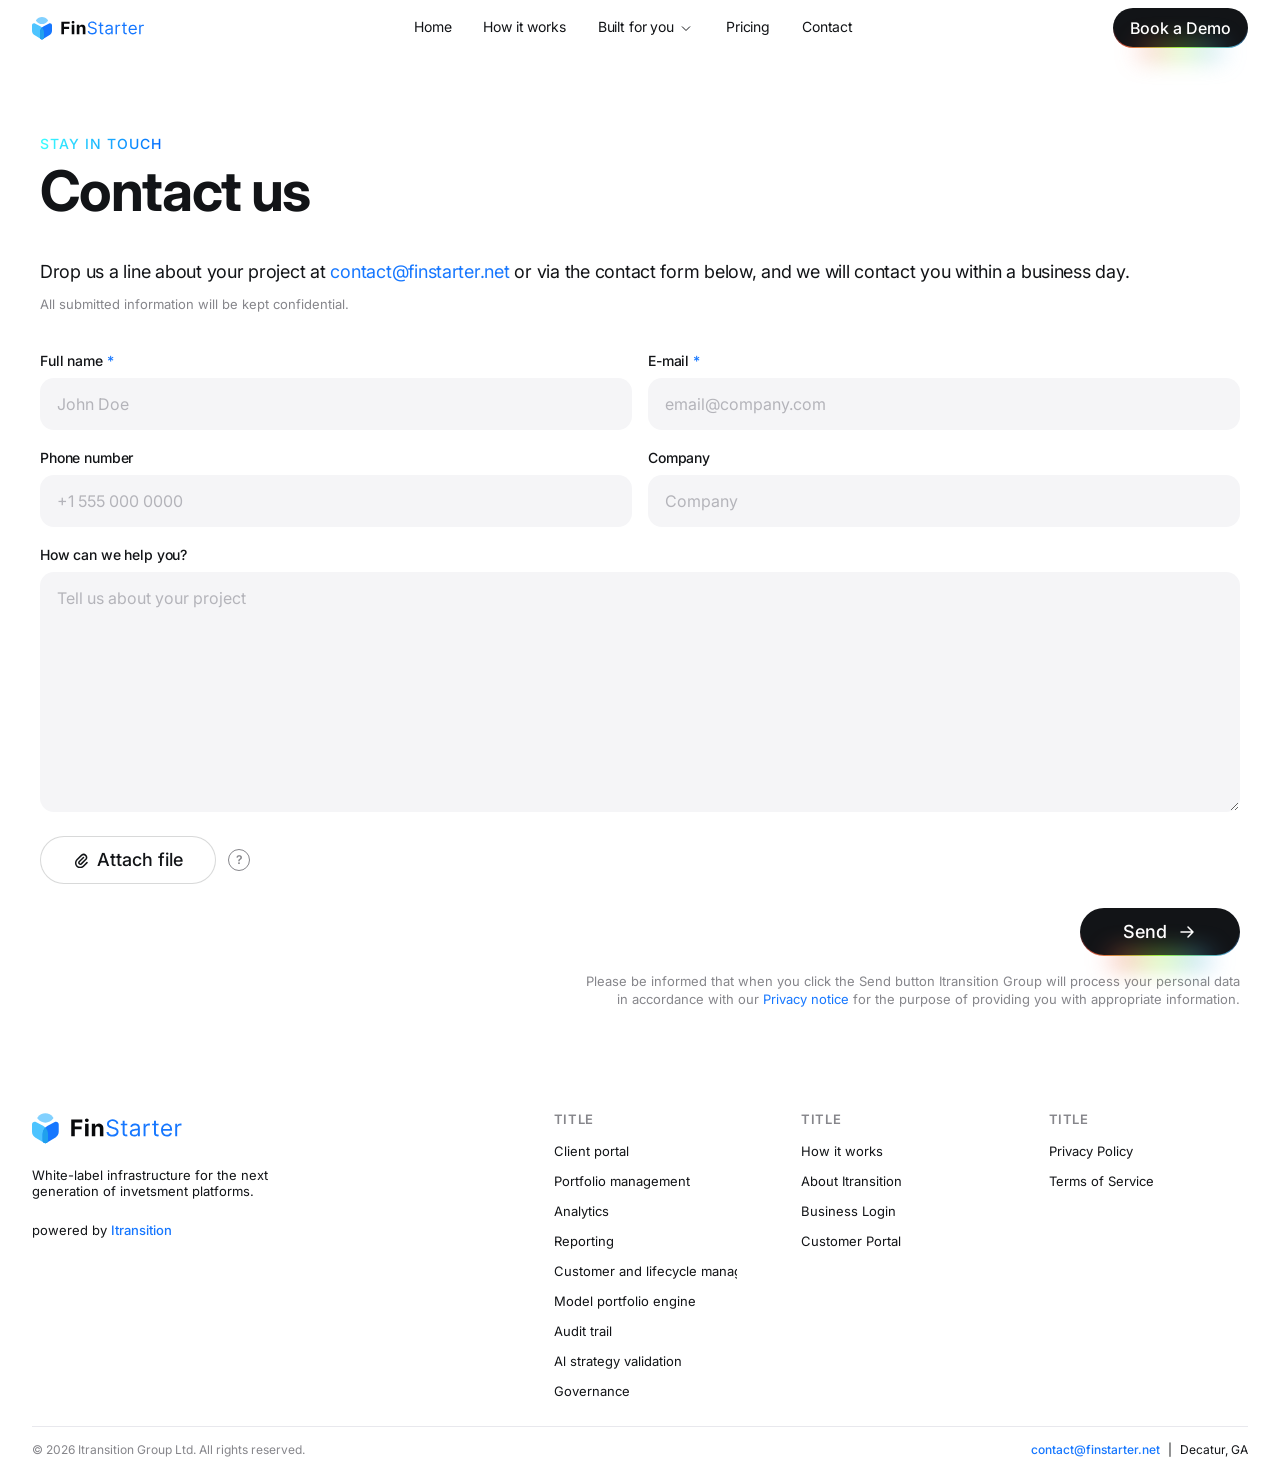
<file: site/contact.html>
<!DOCTYPE html>
<html lang="en">
<head>
<meta charset="UTF-8">
<meta name="viewport" content="width=device-width, initial-scale=1">
<title>Contact us — FinStarter</title>
<link rel="preconnect" href="https://fonts.googleapis.com">
<link rel="preconnect" href="https://fonts.gstatic.com" crossorigin>
<link href="https://fonts.googleapis.com/css2?family=Inter:wght@400;500;600;700&display=swap" rel="stylesheet">
<link rel="stylesheet" href="styles.css">
<link rel="stylesheet" href="contact.css">
<link rel="stylesheet" href="responsive.css">
<script src="site.js" defer></script>
<script src="contact.js" defer></script>
</head>
<body>

<!-- ===================== NAVIGATION ===================== -->
<header class="nav">
  <div class="nav__wrap">
    <a class="nav__logo" href="index.html"><img src="assets/logo-nav.svg" alt="FinStarter" width="116" height="24"></a>
    <nav class="nav__menu" id="site-menu">
      <a class="nav__item" href="index.html">Home</a>
      <a class="nav__item" href="how-it-works.html">How it works</a>
      <div class="nav__dd">
        <a class="nav__item nav__item--dd" href="#" aria-haspopup="true" aria-expanded="false" aria-controls="dd-built">Built for you<svg class="nav__chevron" width="16" height="16" viewBox="0 0 16 16" fill="none" aria-hidden="true"><path d="M4 6.5L8 10.5L12 6.5" stroke="currentColor"/></svg></a>
        <div class="dropdown" id="dd-built">
          <div class="dropdown__group">
            <div class="dropdown__label">PORTFOLIO OPERATIONS</div>
            <a class="dropdown__item" href="#">Portfolio management</a>
            <a class="dropdown__item" href="#">Model portfolio engine</a>
            <a class="dropdown__item" href="#">AI strategy validation</a>
          </div>
          <div class="dropdown__group">
            <div class="dropdown__label">PORTFOLIO OPERATIONS</div>
            <a class="dropdown__item" href="#">Client portal</a>
            <a class="dropdown__item" href="#">Customer and lifecycle management</a>
          </div>
          <div class="dropdown__group">
            <div class="dropdown__label">INTELLIGENCE AND GOVERNANCE</div>
            <a class="dropdown__item" href="#">Analytics</a>
            <a class="dropdown__item" href="#">Reporting</a>
            <a class="dropdown__item" href="#">Audit trail</a>
          </div>
        </div>
      </div>
      <a class="nav__item" href="#">Pricing</a>
      <a class="nav__item" href="contact.html">Contact</a>
    </nav>
    <a class="nav__btn" href="#demo" data-open-demo>Book a Demo</a>
    <button class="nav__burger" type="button" aria-label="Open menu" aria-expanded="false" aria-controls="site-menu"><span></span><span></span><span></span></button>
  </div>
</header>

<!-- ===================== CONTACT US ===================== -->
<section class="section contact">
  <div class="contact__wrap">
    <div class="contact__head">
      <span class="eyebrow">Stay in touch</span>
      <h1 class="h2 h2--px contact__h1">Contact us</h1>
    </div>

    <div class="contact__intro">
      <p class="contact__lead">Drop us a line about your project at <a class="contact__mail" href="mailto:contact@finstarter.net">contact@finstarter.net</a> or via the contact form below, and we will contact you within a business day.</p>
      <p class="contact__note">All submitted information will be kept confidential.</p>
    </div>

    <div class="contact__view contact__view--form">
      <form class="form cform" id="contact-form" novalidate>
        <div class="cform__grid">
          <div class="field">
            <label class="field__label" for="c-name">Full name <span class="field__req" aria-hidden="true">*</span></label>
            <input class="field__input" id="c-name" name="name" type="text" placeholder="John Doe" autocomplete="name" required>
            <span class="field__error" id="c-name-err"></span>
          </div>
          <div class="field">
            <label class="field__label" for="c-email">E-mail <span class="field__req" aria-hidden="true">*</span></label>
            <input class="field__input" id="c-email" name="email" type="email" placeholder="email@company.com" autocomplete="email" required>
            <span class="field__error" id="c-email-err"></span>
          </div>
          <div class="field">
            <label class="field__label" for="c-phone">Phone number</label>
            <input class="field__input" id="c-phone" name="phone" type="tel" placeholder="+1 555 000 0000" autocomplete="tel">
          </div>
          <div class="field">
            <label class="field__label" for="c-company">Company</label>
            <input class="field__input" id="c-company" name="company" type="text" placeholder="Company" autocomplete="organization">
          </div>
          <div class="field cform__full">
            <label class="field__label" for="c-message">How can we help you?</label>
            <textarea class="field__input field__input--area cform__area" id="c-message" name="message" rows="8" placeholder="Tell us about your project"></textarea>
          </div>
        </div>

        <div class="cform__bottom">
          <div class="cform__attach">
            <div class="cform__attach-row">
              <label class="btn btn--outline cform__attach-btn" for="c-file">
                <svg width="16" height="16" viewBox="0 0 16 16" fill="none" aria-hidden="true"><path d="M10.5 5.5 6.2 9.8a1.5 1.5 0 0 0 2.1 2.1l4.6-4.6a3 3 0 0 0-4.2-4.2L4 7.8a4.5 4.5 0 0 0 6.4 6.4l3.6-3.6" stroke="currentColor" stroke-width="1.5" stroke-linecap="round" stroke-linejoin="round"/></svg>
                Attach file
              </label>
              <input class="cform__file" id="c-file" name="files" type="file" multiple accept=".pdf,.doc,.docx,.xls,.xlsx,.ppt,.pptx,.png,.jpg,.jpeg,.txt">
              <span class="tip">
                <button class="tip__btn" type="button" aria-label="Allowed file formats" aria-describedby="c-file-tip">?</button>
                <span class="tip__bubble" id="c-file-tip" role="tooltip">Allowed formats: pdf, doc, docx, xls, xlsx, ppt, pptx, png, jpg, txt. Maximum 10 MB per file.</span>
              </span>
            </div>
            <ul class="cform__files" id="c-files" aria-live="polite"></ul>
            <span class="field__error" id="c-file-err"></span>
          </div>
        </div>

        <div class="cform__submit">
          <button class="btn btn--dark cform__send" type="submit">
            <span>Send</span>
            <svg class="form__arrow" width="20" height="20" viewBox="0 0 20 20" fill="none" aria-hidden="true"><path d="M4 10h12M11 5l5 5-5 5" stroke="currentColor" stroke-width="1.5" stroke-linecap="round" stroke-linejoin="round"/></svg>
          </button>
        </div>

        <p class="cform__privacy">Please be informed that when you click the Send button Itransition Group will process your personal data <br>in accordance with our <a href="https://www.itransition.com/privacy-notice" target="_blank" rel="noopener">Privacy notice</a> for the purpose of providing you with appropriate information.</p>
      </form>
    </div>

    <div class="contact__view contact__view--done" hidden>
      <div class="done__icon" aria-hidden="true">
        <svg width="28" height="28" viewBox="0 0 28 28" fill="none"><path d="M6 14.5l5.5 5.5L22 9" stroke="currentColor" stroke-width="2" stroke-linecap="round" stroke-linejoin="round"/></svg>
      </div>
      <h2 class="modal__title">Message sent</h2>
      <p class="modal__sub">Thanks! We'll get back to you within a business day.</p>
      <a class="btn btn--dark done__close" href="index.html">Back to home</a>
    </div>
  </div>
</section>

<!-- ===================== FOOTER ===================== -->
<footer class="footer">
  <div class="footer__top">
    <div class="footer__brand">
      <a href="#"><img src="assets/logo-footer.svg" alt="FinStarter" width="155" height="32"></a>
      <p class="footer__tagline">White-label infrastructure for the next generation of invetsment platforms.</p>
      <div class="footer__powered"><span>powered by</span><a class="footer__powered-link" href="https://www.itransition.com/" target="_blank" rel="noopener">Itransition</a></div>
    </div>
    <div class="footer__cols">
      <div class="footer__col">
        <div class="footer__title">TITLE</div>
        <div class="footer__links footer__links--fill">
          <a href="#">Client portal</a>
          <a href="#">Portfolio management</a>
          <a href="#">Analytics</a>
          <a href="#">Reporting</a>
          <a href="#">Customer and lifecycle management</a>
          <a href="#">Model portfolio engine</a>
          <a href="#">Audit trail</a>
          <a href="#">Al strategy validation</a>
          <a href="#">Governance</a>
        </div>
      </div>
      <div class="footer__col">
        <div class="footer__title">TITLE</div>
        <div class="footer__links">
          <a href="how-it-works.html">How it works</a>
          <a href="#">About Itransition</a>
          <a href="#">Business Login</a>
          <a href="#">Customer Portal</a>
        </div>
      </div>
      <div class="footer__col">
        <div class="footer__title">TITLE</div>
        <div class="footer__links">
          <a href="#">Privacy Policy</a>
          <a href="#">Terms of Service</a>
        </div>
      </div>
    </div>
  </div>
  <div class="footer__bottom">
    <span class="footer__copy">© 2026 Itransition Group Ltd. All rights reserved.</span>
    <div class="footer__contact">
      <a class="footer__mail" href="mailto:contact@finstarter.net">contact@finstarter.net</a>
      <span class="footer__sep">|</span>
      <span class="footer__loc">Decatur, GA</span>
    </div>
  </div>
</footer>

<!-- ===================== BOOK A DEMO — MODAL ===================== -->
<div class="modal" id="demo-modal" hidden>
  <div class="modal__backdrop" data-close></div>
  <div class="modal__dialog" role="dialog" aria-modal="true" aria-labelledby="demo-title" tabindex="-1">
    <button class="modal__close" type="button" data-close aria-label="Close">
      <svg width="16" height="16" viewBox="0 0 16 16" fill="none" aria-hidden="true"><path d="M3 3l10 10M13 3L3 13" stroke="currentColor" stroke-width="1.5" stroke-linecap="round"/></svg>
    </button>

    <div class="modal__view modal__view--form">
      <div class="modal__head">
        <h2 class="modal__title" id="demo-title">Book your demo</h2>
        <p class="modal__sub">30 minutes, live, configured for your business.</p>
      </div>

      <form class="form" id="demo-form" novalidate>
        <div class="field">
          <label class="field__label" for="f-name">Full name <span class="field__req" aria-hidden="true">*</span></label>
          <input class="field__input" id="f-name" name="name" type="text" placeholder="John Doe" autocomplete="name" required>
          <span class="field__error" id="f-name-err"></span>
        </div>
        <div class="field">
          <label class="field__label" for="f-email">Work email <span class="field__req" aria-hidden="true">*</span></label>
          <input class="field__input" id="f-email" name="email" type="email" placeholder="email@company.com" autocomplete="email" required>
          <span class="field__error" id="f-email-err"></span>
        </div>
        <div class="field">
          <label class="field__label" for="f-company">Company name <span class="field__req" aria-hidden="true">*</span></label>
          <input class="field__input" id="f-company" name="company" type="text" placeholder="Company" autocomplete="organization" required>
          <span class="field__error" id="f-company-err"></span>
        </div>
        <div class="field">
          <label class="field__label" for="f-phone">Phone number</label>
          <input class="field__input" id="f-phone" name="phone" type="tel" placeholder="+1 555 000 0000" autocomplete="tel">
        </div>
        <div class="field">
          <label class="field__label" for="f-message">Message</label>
          <textarea class="field__input field__input--area" id="f-message" name="message" rows="4" placeholder="Tell us about your needs"></textarea>
        </div>
        <button class="btn btn--dark form__submit" type="submit">
          <span>Book a Demo</span>
          <svg class="form__arrow" width="20" height="20" viewBox="0 0 20 20" fill="none" aria-hidden="true"><path d="M4 10h12M11 5l5 5-5 5" stroke="currentColor" stroke-width="1.5" stroke-linecap="round" stroke-linejoin="round"/></svg>
        </button>
        <p class="form__note">By submitting you agree to be contacted about FinStarter. No newsletters.</p>
      </form>
    </div>

    <div class="modal__view modal__view--done" hidden>
      <div class="done__icon" aria-hidden="true">
        <svg width="28" height="28" viewBox="0 0 28 28" fill="none"><path d="M6 14.5l5.5 5.5L22 9" stroke="currentColor" stroke-width="2" stroke-linecap="round" stroke-linejoin="round"/></svg>
      </div>
      <h2 class="modal__title">Request received</h2>
      <p class="modal__sub">Thanks! We'll get back to you within one business day to pick a time.</p>
      <button class="btn btn--dark done__close" type="button" data-close>Done</button>
    </div>
  </div>
</div>


</body>
</html>
</file>
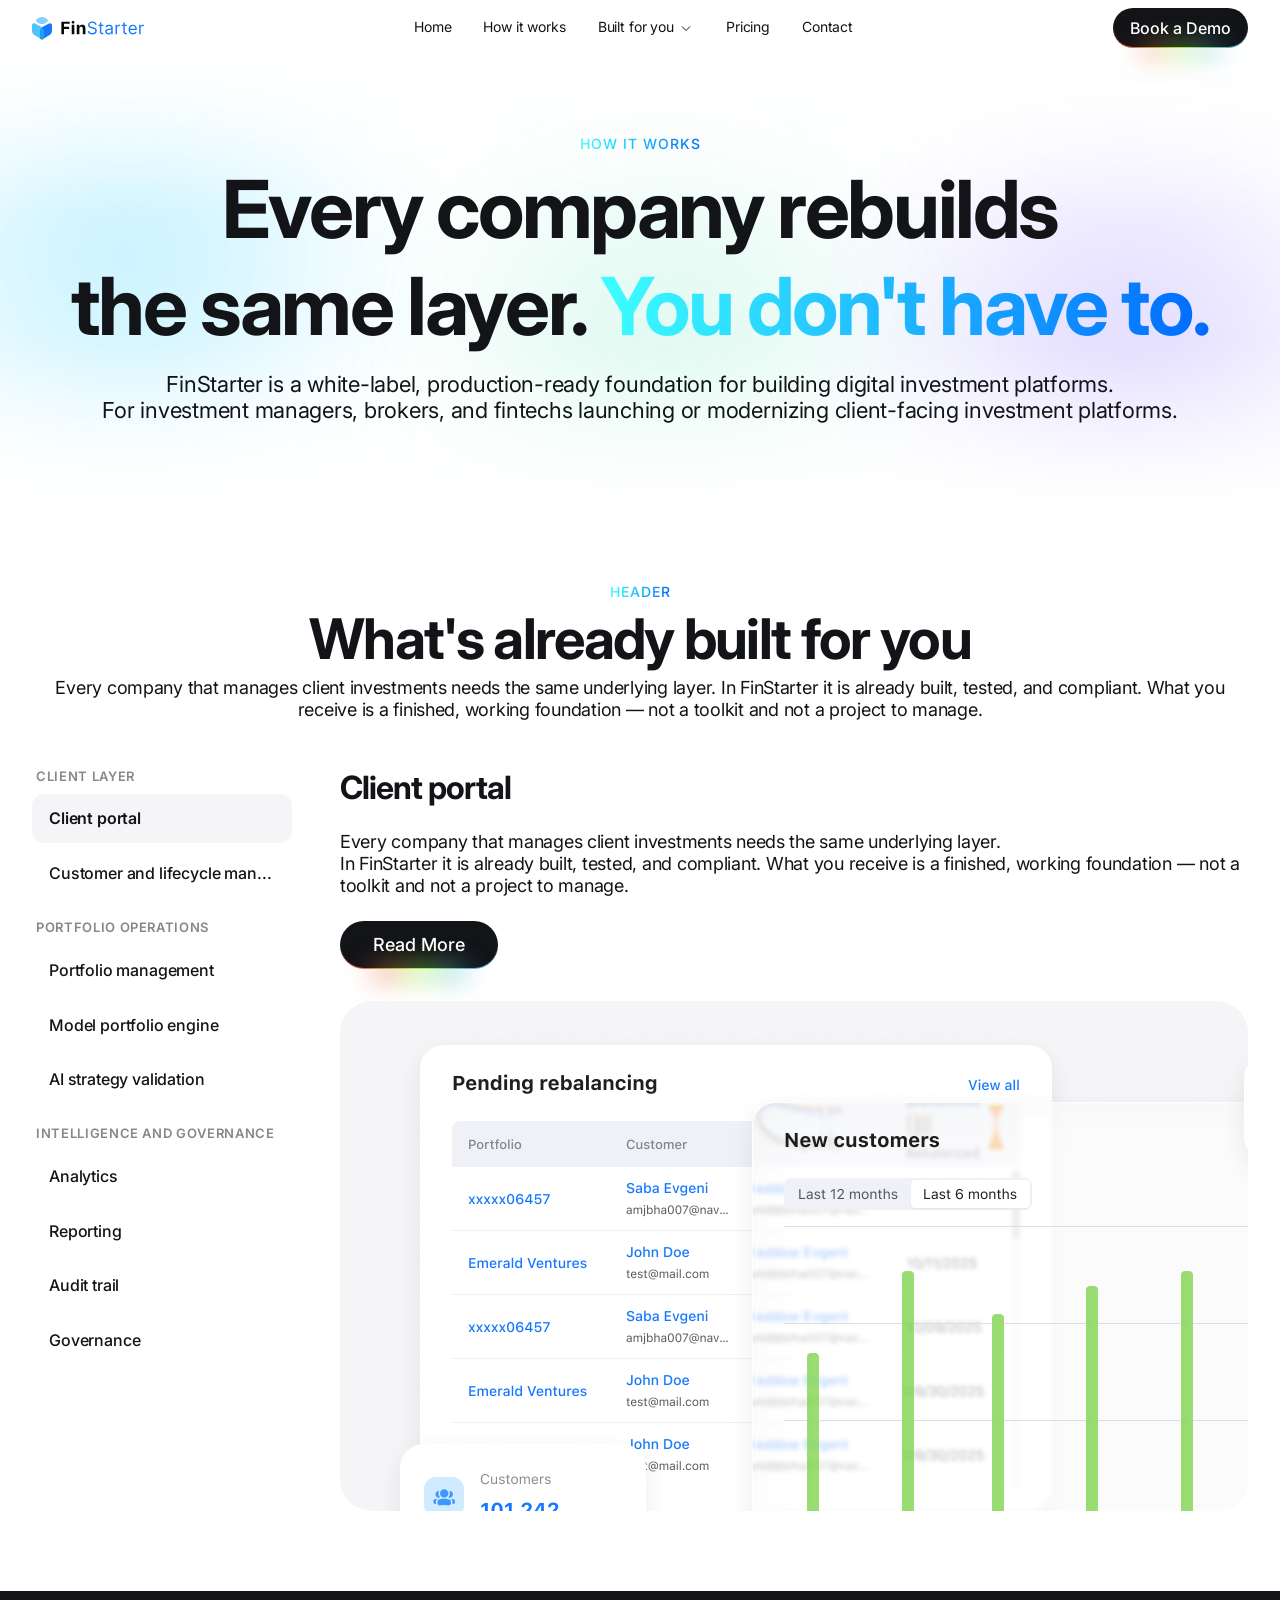
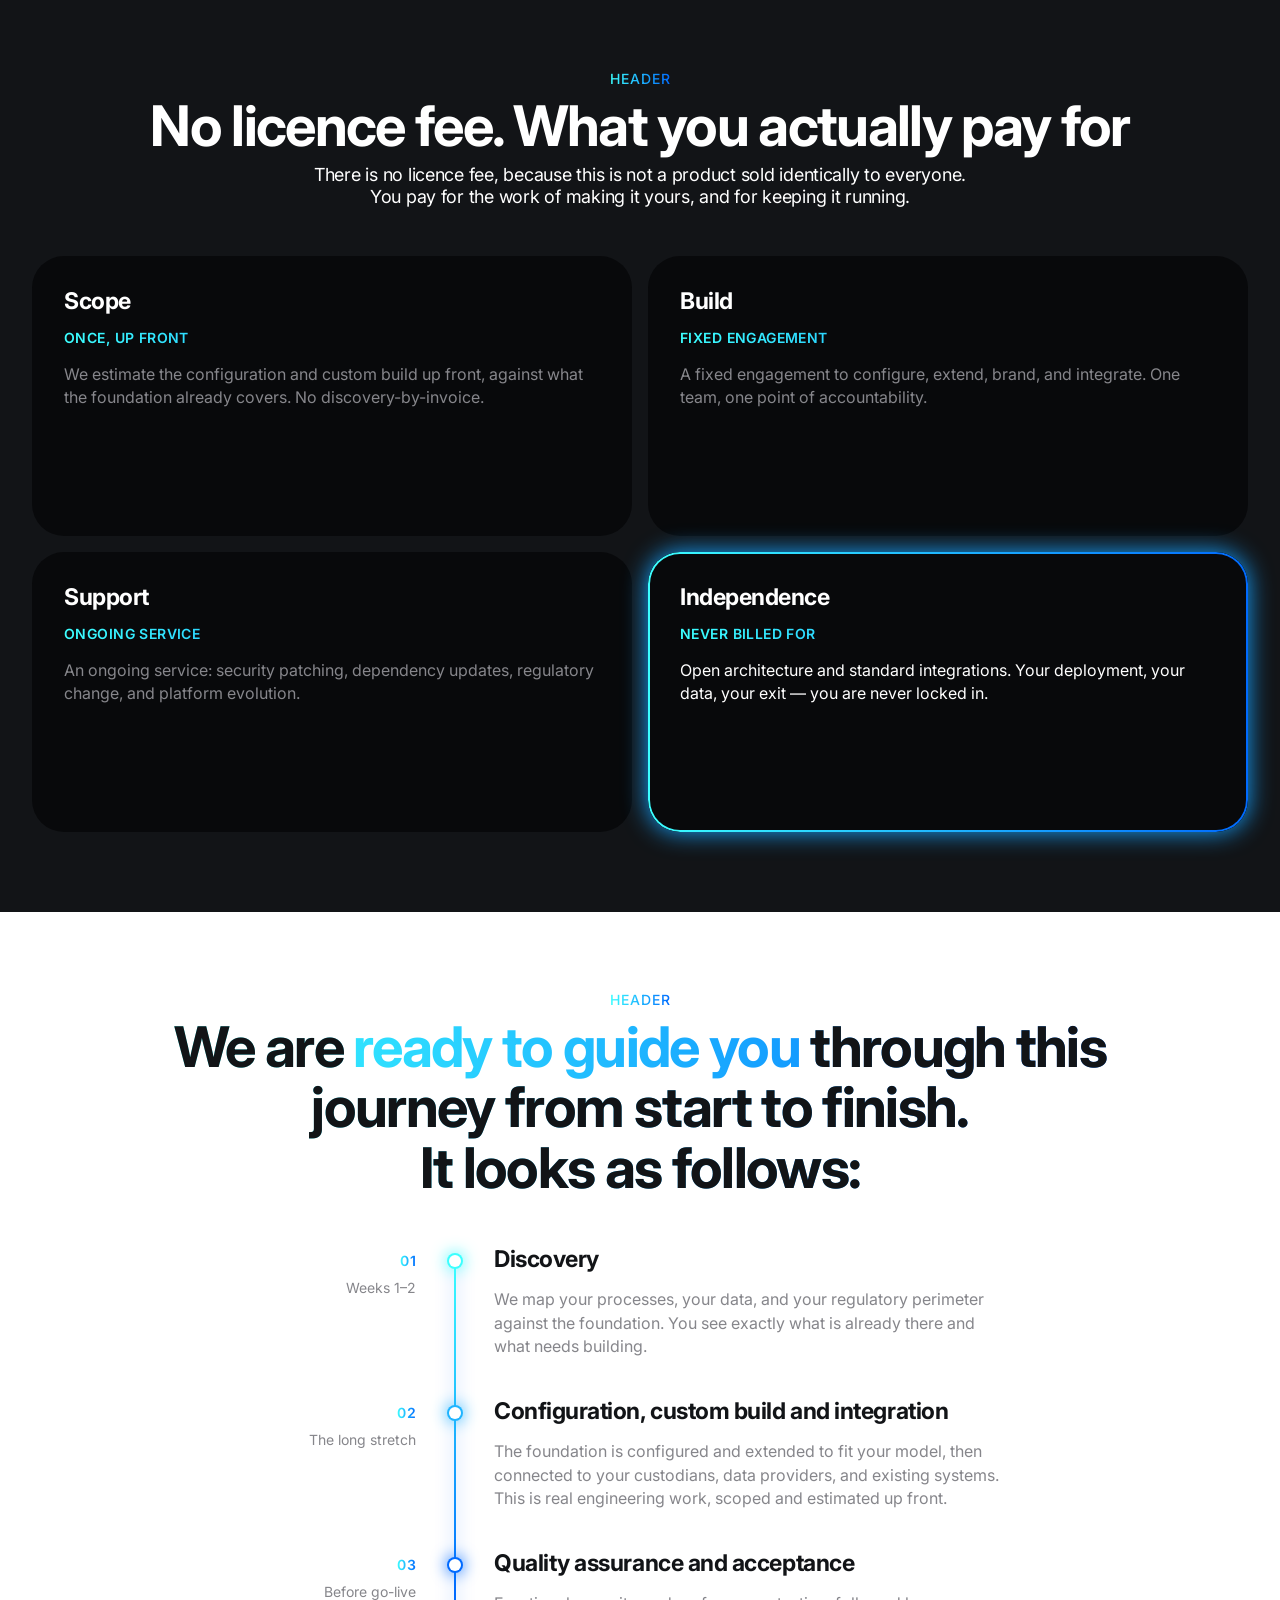
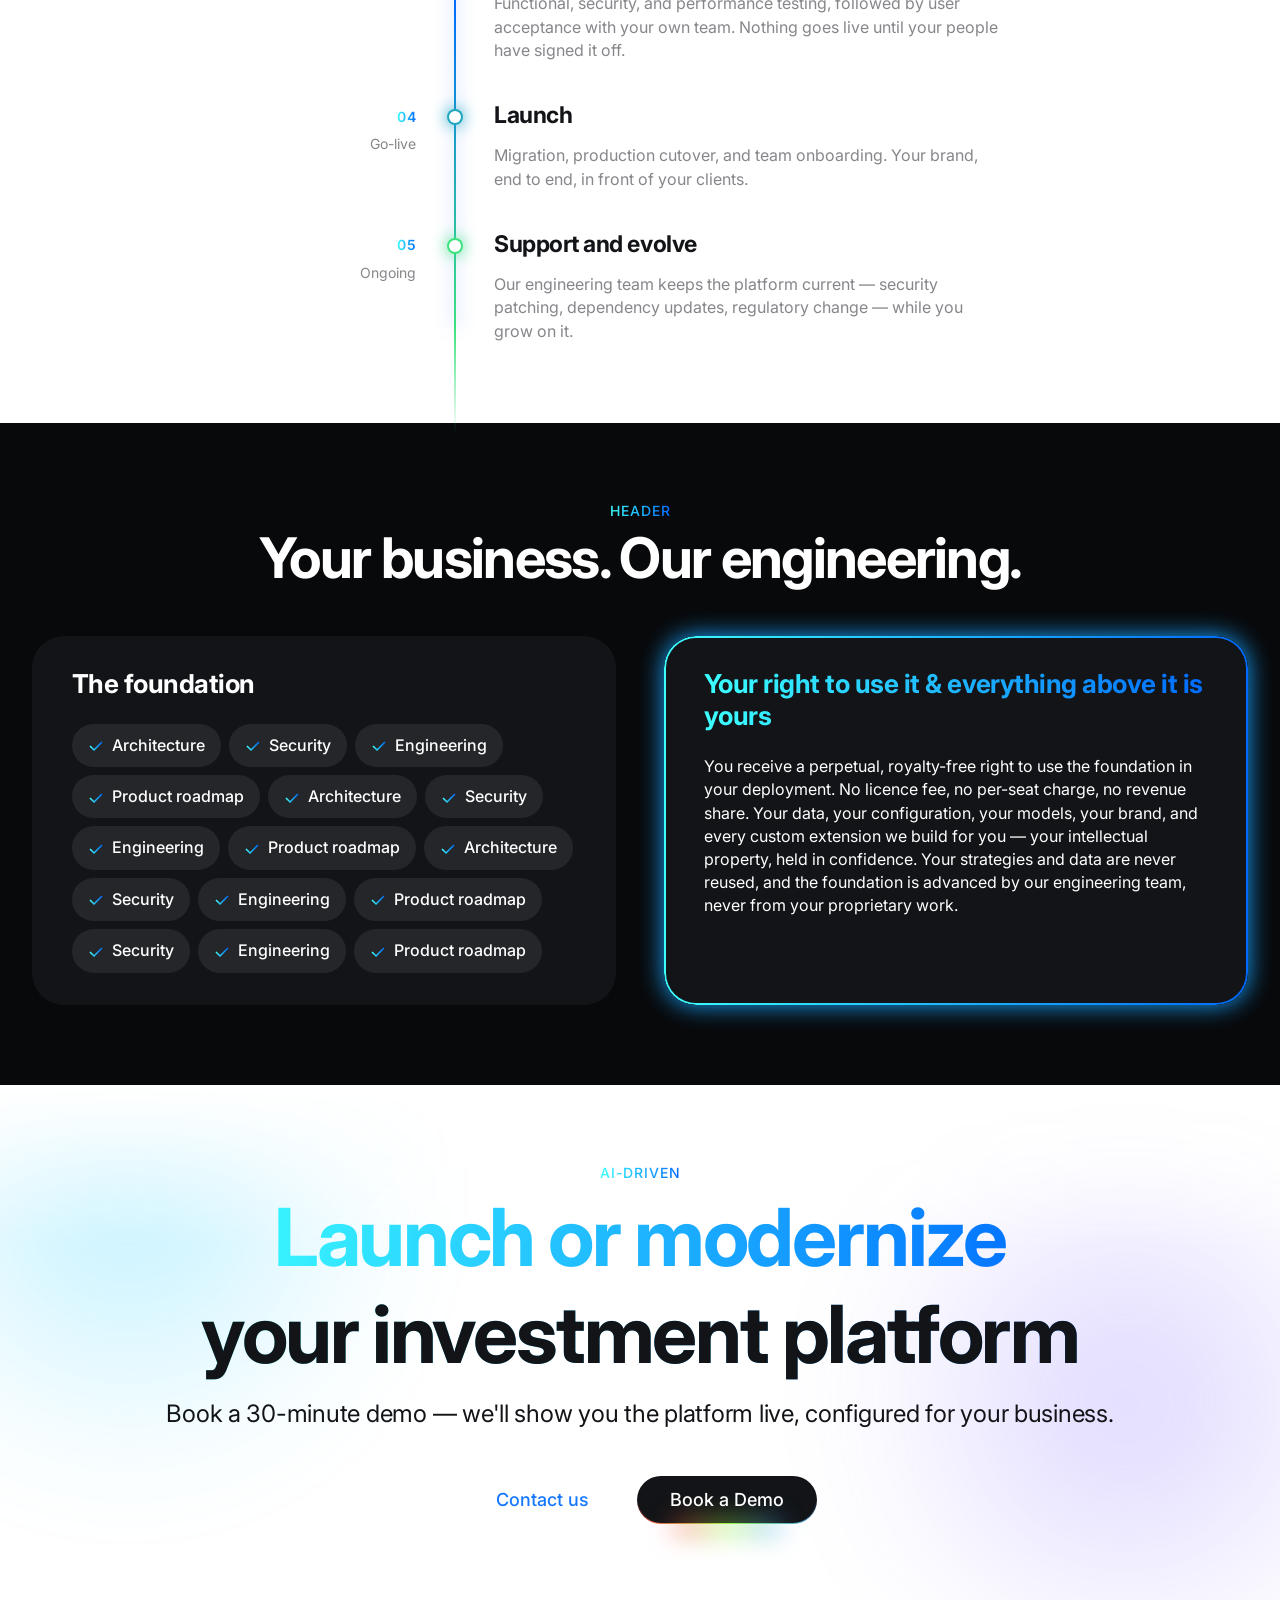
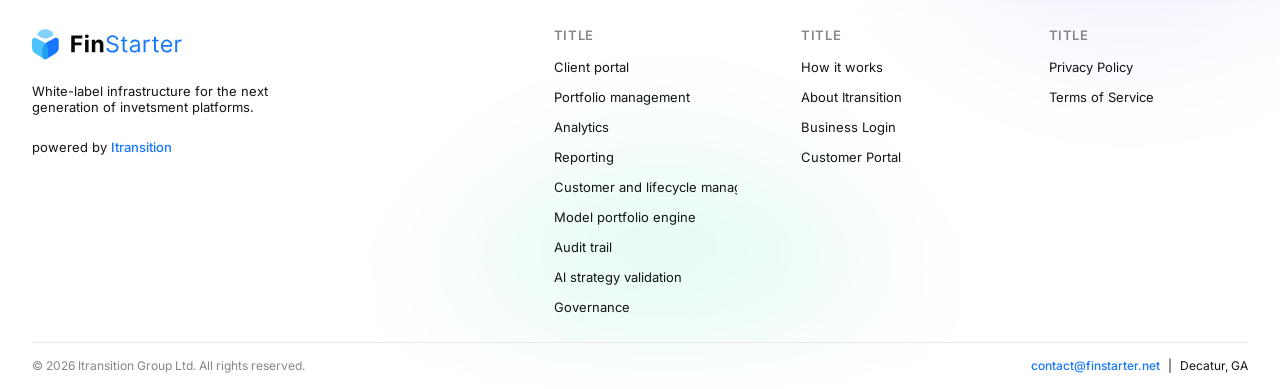
<file: site/how-it-works.html>
<!DOCTYPE html>
<html lang="en">
<head>
<meta charset="UTF-8">
<meta name="viewport" content="width=device-width, initial-scale=1">
<title>How it works — FinStarter</title>
<link rel="preconnect" href="https://fonts.googleapis.com">
<link rel="preconnect" href="https://fonts.gstatic.com" crossorigin>
<link href="https://fonts.googleapis.com/css2?family=Inter:wght@400;500;600;700&display=swap" rel="stylesheet">
<link rel="stylesheet" href="styles.css">
<link rel="stylesheet" href="how-it-works.css">
<link rel="stylesheet" href="responsive.css">
<script src="site.js" defer></script>
<script src="how-it-works.js" defer></script>
</head>
<body>

<!-- ===================== NAVIGATION ===================== -->
<header class="nav">
  <div class="nav__wrap">
    <a class="nav__logo" href="index.html"><img src="assets/logo-nav.svg" alt="FinStarter" width="116" height="24"></a>
    <nav class="nav__menu" id="site-menu">
      <a class="nav__item" href="index.html">Home</a>
      <a class="nav__item" href="how-it-works.html">How it works</a>
      <div class="nav__dd">
        <a class="nav__item nav__item--dd" href="#" aria-haspopup="true" aria-expanded="false" aria-controls="dd-built">Built for you<svg class="nav__chevron" width="16" height="16" viewBox="0 0 16 16" fill="none" aria-hidden="true"><path d="M4 6.5L8 10.5L12 6.5" stroke="currentColor"/></svg></a>
        <div class="dropdown" id="dd-built">
          <div class="dropdown__group">
            <div class="dropdown__label">PORTFOLIO OPERATIONS</div>
            <a class="dropdown__item" href="#">Portfolio management</a>
            <a class="dropdown__item" href="#">Model portfolio engine</a>
            <a class="dropdown__item" href="#">AI strategy validation</a>
          </div>
          <div class="dropdown__group">
            <div class="dropdown__label">PORTFOLIO OPERATIONS</div>
            <a class="dropdown__item" href="#">Client portal</a>
            <a class="dropdown__item" href="#">Customer and lifecycle management</a>
          </div>
          <div class="dropdown__group">
            <div class="dropdown__label">INTELLIGENCE AND GOVERNANCE</div>
            <a class="dropdown__item" href="#">Analytics</a>
            <a class="dropdown__item" href="#">Reporting</a>
            <a class="dropdown__item" href="#">Audit trail</a>
          </div>
        </div>
      </div>
      <a class="nav__item" href="#">Pricing</a>
      <a class="nav__item" href="contact.html">Contact</a>
    </nav>
    <a class="nav__btn" href="#demo" data-open-demo>Book a Demo</a>
    <button class="nav__burger" type="button" aria-label="Open menu" aria-expanded="false" aria-controls="site-menu"><span></span><span></span><span></span></button>
  </div>
</header>

<!-- ===================== HERO ===================== -->
<section class="hero hiw-hero">
  <div class="blobs" aria-hidden="true"><i class="blob blob--1"></i><i class="blob blob--2"></i><i class="blob blob--3"></i></div>
  <div class="hero__content">
    <div class="hero__title">
      <div class="hero__h1group">
        <div class="eyebrow-row"><span class="eyebrow">How it works</span></div>
        <h1 class="hero__h1 hiw-hero__h1">Every company rebuilds <br>the same layer. <span class="gt">You don't have to.</span></h1>
      </div>
      <p class="hero__sub">FinStarter is a white-label, production-ready foundation for building digital investment platforms.<br>For investment managers, brokers, and fintechs launching or modernizing client-facing investment platforms.</p>
    </div>
  </div>
</section>

<!-- ===================== WHAT'S ALREADY BUILT FOR YOU ===================== -->
<section class="section built">
  <div class="h2group">
    <span class="eyebrow">Header</span>
    <div class="h2group__inner">
      <h2 class="h2 h2--px h2--940">What's already built for you</h2>
    </div>
    <p class="desc desc--1200">Every company that manages client investments needs the same underlying layer. In FinStarter it is already built, tested, and compliant. What you receive is a finished, working foundation — not a toolkit and not a project to manage.</p>
  </div>

  <div class="built__wrap">
    <nav class="built__nav" aria-label="Features">
      <div class="built__group">
        <div class="built__label">Client layer</div>
        <div class="built__items">
          <button class="built__item is-active" type="button" data-feature="client-portal" aria-pressed="true">Client portal</button>
          <button class="built__item" type="button" data-feature="lifecycle" aria-pressed="false">Customer and lifecycle man...</button>
        </div>
      </div>
      <div class="built__group">
        <div class="built__label">Portfolio operations</div>
        <div class="built__items">
          <button class="built__item" type="button" data-feature="portfolio" aria-pressed="false">Portfolio management</button>
          <button class="built__item" type="button" data-feature="model" aria-pressed="false">Model portfolio engine</button>
          <button class="built__item" type="button" data-feature="ai" aria-pressed="false">AI strategy validation</button>
        </div>
      </div>
      <div class="built__group">
        <div class="built__label">Intelligence and governance</div>
        <div class="built__items">
          <button class="built__item" type="button" data-feature="analytics" aria-pressed="false">Analytics</button>
          <button class="built__item" type="button" data-feature="reporting" aria-pressed="false">Reporting</button>
          <button class="built__item" type="button" data-feature="audit" aria-pressed="false">Audit trail</button>
          <button class="built__item" type="button" data-feature="governance" aria-pressed="false">Governance</button>
        </div>
      </div>
    </nav>

    <div class="built__content">
      <div class="built__head">
        <div class="built__titlerow">
          <h3 class="built__title" id="built-title">Client portal</h3>
        </div>
        <p class="built__desc" id="built-desc">Every company that manages client investments needs the same underlying layer.<br>In FinStarter it is already built, tested, and compliant. What you receive is a finished, working foundation — not a toolkit and not a project to manage.</p>
        <a class="btn btn--dark" href="#">Read More</a>
      </div>
      <div class="built__slot">
        <img class="built__img" id="built-img" src="assets/hiw-oe.png" alt="" width="1032" height="510">
      </div>
    </div>
  </div>
</section>

<!-- ===================== NO LICENCE FEE ===================== -->
<section class="section pay">
  <div class="h2group">
    <span class="eyebrow">Header</span>
    <div class="h2group__inner">
      <h2 class="h2 h2--px h2--940 pay__h2">No licence fee. What you actually pay for</h2>
    </div>
    <p class="desc desc--1200 pay__desc">There is no licence fee, because this is not a product sold identically to everyone.<br>You pay for the work of making it yours, and for keeping it running.</p>
  </div>
  <div class="pay__row">
    <article class="pcard">
      <h4 class="pcard__h4">Scope</h4>
      <div class="pcard__label gt-block">Once, up front</div>
      <p class="pcard__p">We estimate the configuration and custom build up front, against what the foundation already covers. No discovery-by-invoice.</p>
    </article>
    <span class="pay__op pay__op--plus" aria-hidden="true"></span>
    <article class="pcard">
      <h4 class="pcard__h4">Build</h4>
      <div class="pcard__label gt-block">Fixed engagement</div>
      <p class="pcard__p">A fixed engagement to configure, extend, brand, and integrate. One team, one point of accountability.</p>
    </article>
    <span class="pay__op pay__op--plus" aria-hidden="true"></span>
    <article class="pcard">
      <h4 class="pcard__h4">Support</h4>
      <div class="pcard__label gt-block">Ongoing service</div>
      <p class="pcard__p">An ongoing service: security patching, dependency updates, regulatory change, and platform evolution.</p>
    </article>
    <span class="pay__op pay__op--eq" aria-hidden="true"></span>
    <article class="pcard pcard--best">
      <h4 class="pcard__h4">Independence</h4>
      <div class="pcard__label gt-block">Never billed for</div>
      <p class="pcard__p pcard__p--white">Open architecture and standard integrations. Your deployment, your data, your exit — you are never locked in.</p>
    </article>
  </div>
</section>

<!-- ===================== ROADMAP ===================== -->
<section class="section roadmap">
  <div class="h2group">
    <span class="eyebrow">Header</span>
    <div class="h2group__inner">
      <h2 class="h2 h2--px h2--940 roadmap__h2">We are <span class="gt-slice">ready to guide you</span> through this journey from start to finish. <br>It looks as follows:</h2>
    </div>
  </div>

  <div class="rm" id="roadmap">
    <div class="rm__line" aria-hidden="true"><span class="rm__line-fill"></span><span class="rm__line-tail"></span></div>
    <ol class="rm__list">
      <li class="rm__item">
        <div class="rm__meta"><span class="rm__num">01</span><span class="rm__when">Weeks 1–2</span></div>
        <span class="rm__node" aria-hidden="true"></span>
        <div class="rm__body">
          <h4 class="rm__title">Discovery</h4>
          <p class="rm__p">We map your processes, your data, and your regulatory perimeter against the foundation. You see exactly what is already there and what needs building.</p>
        </div>
      </li>
      <li class="rm__item">
        <div class="rm__meta"><span class="rm__num">02</span><span class="rm__when">The long stretch</span></div>
        <span class="rm__node" aria-hidden="true"></span>
        <div class="rm__body">
          <h4 class="rm__title">Configuration, custom build and integration</h4>
          <p class="rm__p">The foundation is configured and extended to fit your model, then connected to your custodians, data providers, and existing systems. This is real engineering work, scoped and estimated up front.</p>
        </div>
      </li>
      <li class="rm__item">
        <div class="rm__meta"><span class="rm__num">03</span><span class="rm__when">Before go-live</span></div>
        <span class="rm__node" aria-hidden="true"></span>
        <div class="rm__body">
          <h4 class="rm__title">Quality assurance and acceptance</h4>
          <p class="rm__p">Functional, security, and performance testing, followed by user acceptance with your own team. Nothing goes live until your people have signed it off.</p>
        </div>
      </li>
      <li class="rm__item">
        <div class="rm__meta"><span class="rm__num">04</span><span class="rm__when">Go-live</span></div>
        <span class="rm__node" aria-hidden="true"></span>
        <div class="rm__body">
          <h4 class="rm__title">Launch</h4>
          <p class="rm__p">Migration, production cutover, and team onboarding. Your brand, end to end, in front of your clients.</p>
        </div>
      </li>
      <li class="rm__item">
        <div class="rm__meta"><span class="rm__num">05</span><span class="rm__when">Ongoing</span></div>
        <span class="rm__node" aria-hidden="true"></span>
        <div class="rm__body">
          <h4 class="rm__title">Support and evolve</h4>
          <p class="rm__p">Our engineering team keeps the platform current — security patching, dependency updates, regulatory change — while you grow on it.</p>
        </div>
      </li>
    </ol>
  </div>
</section>

<!-- ===================== YOUR BUSINESS. OUR ENGINEERING. ===================== -->
<section class="section yours">
  <div class="h2group">
    <span class="eyebrow">Header</span>
    <div class="h2group__inner">
      <h2 class="h2 h2--px h2--940 yours__h2">Your business. Our engineering.</h2>
    </div>
  </div>
  <div class="yours__row">
    <div class="ycard">
      <h4 class="ycard__h4">The foundation</h4>
      <svg width="0" height="0" style="position:absolute" aria-hidden="true"><defs><linearGradient id="ypill-grad" x1="0" y1="0" x2="1" y2="0"><stop offset="0" stop-color="#3cffff"/><stop offset="1" stop-color="#006aff"/></linearGradient></defs></svg>
      <div class="ycard__pills">
        <span class="ypill"><svg class="ypill__check" width="16" height="16" viewBox="0 0 16 16" fill="none" aria-hidden="true"><path d="M2 8.91667L6.05263 13L14 5" stroke="url(#ypill-grad)" stroke-width="1.5"/></svg>Architecture</span>
        <span class="ypill"><svg class="ypill__check" width="16" height="16" viewBox="0 0 16 16" fill="none" aria-hidden="true"><path d="M2 8.91667L6.05263 13L14 5" stroke="url(#ypill-grad)" stroke-width="1.5"/></svg>Security</span>
        <span class="ypill"><svg class="ypill__check" width="16" height="16" viewBox="0 0 16 16" fill="none" aria-hidden="true"><path d="M2 8.91667L6.05263 13L14 5" stroke="url(#ypill-grad)" stroke-width="1.5"/></svg>Engineering</span>
        <span class="ypill"><svg class="ypill__check" width="16" height="16" viewBox="0 0 16 16" fill="none" aria-hidden="true"><path d="M2 8.91667L6.05263 13L14 5" stroke="url(#ypill-grad)" stroke-width="1.5"/></svg>Product roadmap</span>
        <span class="ypill"><svg class="ypill__check" width="16" height="16" viewBox="0 0 16 16" fill="none" aria-hidden="true"><path d="M2 8.91667L6.05263 13L14 5" stroke="url(#ypill-grad)" stroke-width="1.5"/></svg>Architecture</span>
        <span class="ypill"><svg class="ypill__check" width="16" height="16" viewBox="0 0 16 16" fill="none" aria-hidden="true"><path d="M2 8.91667L6.05263 13L14 5" stroke="url(#ypill-grad)" stroke-width="1.5"/></svg>Security</span>
        <span class="ypill"><svg class="ypill__check" width="16" height="16" viewBox="0 0 16 16" fill="none" aria-hidden="true"><path d="M2 8.91667L6.05263 13L14 5" stroke="url(#ypill-grad)" stroke-width="1.5"/></svg>Engineering</span>
        <span class="ypill"><svg class="ypill__check" width="16" height="16" viewBox="0 0 16 16" fill="none" aria-hidden="true"><path d="M2 8.91667L6.05263 13L14 5" stroke="url(#ypill-grad)" stroke-width="1.5"/></svg>Product roadmap</span>
        <span class="ypill"><svg class="ypill__check" width="16" height="16" viewBox="0 0 16 16" fill="none" aria-hidden="true"><path d="M2 8.91667L6.05263 13L14 5" stroke="url(#ypill-grad)" stroke-width="1.5"/></svg>Architecture</span>
        <span class="ypill"><svg class="ypill__check" width="16" height="16" viewBox="0 0 16 16" fill="none" aria-hidden="true"><path d="M2 8.91667L6.05263 13L14 5" stroke="url(#ypill-grad)" stroke-width="1.5"/></svg>Security</span>
        <span class="ypill"><svg class="ypill__check" width="16" height="16" viewBox="0 0 16 16" fill="none" aria-hidden="true"><path d="M2 8.91667L6.05263 13L14 5" stroke="url(#ypill-grad)" stroke-width="1.5"/></svg>Engineering</span>
        <span class="ypill"><svg class="ypill__check" width="16" height="16" viewBox="0 0 16 16" fill="none" aria-hidden="true"><path d="M2 8.91667L6.05263 13L14 5" stroke="url(#ypill-grad)" stroke-width="1.5"/></svg>Product roadmap</span>
        <span class="ypill"><svg class="ypill__check" width="16" height="16" viewBox="0 0 16 16" fill="none" aria-hidden="true"><path d="M2 8.91667L6.05263 13L14 5" stroke="url(#ypill-grad)" stroke-width="1.5"/></svg>Security</span>
        <span class="ypill"><svg class="ypill__check" width="16" height="16" viewBox="0 0 16 16" fill="none" aria-hidden="true"><path d="M2 8.91667L6.05263 13L14 5" stroke="url(#ypill-grad)" stroke-width="1.5"/></svg>Engineering</span>
        <span class="ypill"><svg class="ypill__check" width="16" height="16" viewBox="0 0 16 16" fill="none" aria-hidden="true"><path d="M2 8.91667L6.05263 13L14 5" stroke="url(#ypill-grad)" stroke-width="1.5"/></svg>Product roadmap</span>
      </div>
    </div>
    <div class="ycard ycard--glow">
      <h4 class="ycard__h4 gt-block">Your right to use it  &amp; everything above it is yours</h4>
      <p class="ycard__p">You receive a perpetual, royalty-free right to use the foundation in your deployment. No licence fee, no per-seat charge, no revenue share. Your data, your configuration, your models, your brand, and every custom extension we build for you — your intellectual property, held in confidence. Your strategies and data are never reused, and the foundation is advanced by our engineering team, never from your proprietary work.</p>
    </div>
  </div>
</section>

<!-- ===================== BANNER ===================== -->
<div class="tail">
<div class="blobs" aria-hidden="true"><i class="blob blob--1"></i><i class="blob blob--2"></i><i class="blob blob--3"></i></div>
<section class="section banner">
  <div class="banner__content">
    <div class="banner__title">
      <div class="banner__h1group">
        <div class="eyebrow-row"><span class="eyebrow">AI-DRIVEN</span></div>
        <div class="eyebrow-row"><h1 class="banner__h1"><span class="gt-slice">Launch or modernize </span><br>your investment platform</h1></div>
      </div>
      <p class="hero__sub">Book a 30-minute demo — we'll show you the platform live, configured for your business.</p>
    </div>
    <div class="btn-row">
      <a class="btn btn--link" href="contact.html">Contact us</a>
      <a class="btn btn--dark" href="#demo" data-open-demo>Book a Demo</a>
    </div>
  </div>
</section>

<!-- ===================== FOOTER ===================== -->
<footer class="footer">
  <div class="footer__top">
    <div class="footer__brand">
      <a href="#"><img src="assets/logo-footer.svg" alt="FinStarter" width="155" height="32"></a>
      <p class="footer__tagline">White-label infrastructure for the next generation of invetsment platforms.</p>
      <div class="footer__powered"><span>powered by</span><a class="footer__powered-link" href="https://www.itransition.com/" target="_blank" rel="noopener">Itransition</a></div>
    </div>
    <div class="footer__cols">
      <div class="footer__col">
        <div class="footer__title">TITLE</div>
        <div class="footer__links footer__links--fill">
          <a href="#">Client portal</a>
          <a href="#">Portfolio management</a>
          <a href="#">Analytics</a>
          <a href="#">Reporting</a>
          <a href="#">Customer and lifecycle management</a>
          <a href="#">Model portfolio engine</a>
          <a href="#">Audit trail</a>
          <a href="#">Al strategy validation</a>
          <a href="#">Governance</a>
        </div>
      </div>
      <div class="footer__col">
        <div class="footer__title">TITLE</div>
        <div class="footer__links">
          <a href="how-it-works.html">How it works</a>
          <a href="#">About Itransition</a>
          <a href="#">Business Login</a>
          <a href="#">Customer Portal</a>
        </div>
      </div>
      <div class="footer__col">
        <div class="footer__title">TITLE</div>
        <div class="footer__links">
          <a href="#">Privacy Policy</a>
          <a href="#">Terms of Service</a>
        </div>
      </div>
    </div>
  </div>
  <div class="footer__bottom">
    <span class="footer__copy">© 2026 Itransition Group Ltd. All rights reserved.</span>
    <div class="footer__contact">
      <a class="footer__mail" href="mailto:contact@finstarter.net">contact@finstarter.net</a>
      <span class="footer__sep">|</span>
      <span class="footer__loc">Decatur, GA</span>
    </div>
  </div>
</footer>
</div>

<!-- ===================== BOOK A DEMO — MODAL ===================== -->
<div class="modal" id="demo-modal" hidden>
  <div class="modal__backdrop" data-close></div>
  <div class="modal__dialog" role="dialog" aria-modal="true" aria-labelledby="demo-title" tabindex="-1">
    <button class="modal__close" type="button" data-close aria-label="Close">
      <svg width="16" height="16" viewBox="0 0 16 16" fill="none" aria-hidden="true"><path d="M3 3l10 10M13 3L3 13" stroke="currentColor" stroke-width="1.5" stroke-linecap="round"/></svg>
    </button>

    <div class="modal__view modal__view--form">
      <div class="modal__head">
        <h2 class="modal__title" id="demo-title">Book your demo</h2>
        <p class="modal__sub">30 minutes, live, configured for your business.</p>
      </div>

      <form class="form" id="demo-form" novalidate>
        <div class="field">
          <label class="field__label" for="f-name">Full name <span class="field__req" aria-hidden="true">*</span></label>
          <input class="field__input" id="f-name" name="name" type="text" placeholder="John Doe" autocomplete="name" required>
          <span class="field__error" id="f-name-err"></span>
        </div>
        <div class="field">
          <label class="field__label" for="f-email">Work email <span class="field__req" aria-hidden="true">*</span></label>
          <input class="field__input" id="f-email" name="email" type="email" placeholder="email@company.com" autocomplete="email" required>
          <span class="field__error" id="f-email-err"></span>
        </div>
        <div class="field">
          <label class="field__label" for="f-company">Company name <span class="field__req" aria-hidden="true">*</span></label>
          <input class="field__input" id="f-company" name="company" type="text" placeholder="Company" autocomplete="organization" required>
          <span class="field__error" id="f-company-err"></span>
        </div>
        <div class="field">
          <label class="field__label" for="f-phone">Phone number</label>
          <input class="field__input" id="f-phone" name="phone" type="tel" placeholder="+1 555 000 0000" autocomplete="tel">
        </div>
        <div class="field">
          <label class="field__label" for="f-message">Message</label>
          <textarea class="field__input field__input--area" id="f-message" name="message" rows="4" placeholder="Tell us about your needs"></textarea>
        </div>
        <button class="btn btn--dark form__submit" type="submit">
          <span>Book a Demo</span>
          <svg class="form__arrow" width="20" height="20" viewBox="0 0 20 20" fill="none" aria-hidden="true"><path d="M4 10h12M11 5l5 5-5 5" stroke="currentColor" stroke-width="1.5" stroke-linecap="round" stroke-linejoin="round"/></svg>
        </button>
        <p class="form__note">By submitting you agree to be contacted about FinStarter. No newsletters.</p>
      </form>
    </div>

    <div class="modal__view modal__view--done" hidden>
      <div class="done__icon" aria-hidden="true">
        <svg width="28" height="28" viewBox="0 0 28 28" fill="none"><path d="M6 14.5l5.5 5.5L22 9" stroke="currentColor" stroke-width="2" stroke-linecap="round" stroke-linejoin="round"/></svg>
      </div>
      <h2 class="modal__title">Request received</h2>
      <p class="modal__sub">Thanks! We'll get back to you within one business day to pick a time.</p>
      <button class="btn btn--dark done__close" type="button" data-close>Done</button>
    </div>
  </div>
</div>


</body>
</html>
</file>
<file: site/styles.css>
/* =========================================================
   FinStarter — Home (Figma node 14:12173, 1920 × 9249)
   ========================================================= */

:root {
  --ink: #121417;
  --ink-2: #08090b;
  --grey: #86868b;
  --grey-2: #d2d2d7;
  --line: #e8e8ed;       /* hairlines, hover fills on light surfaces */
  --surface: #f5f5f7;
  --surface-2: #f0f0f3;
  --blue: #1677ff;
  --green: #3ee27f;      /* roadmap "after launch" colour, both pages */
  --red: #e5484d;
  --grad: linear-gradient(90deg, #3cffff 0%, #006aff 100%);
  --glow-card: 0 0 24px #16a2ff;   /* highlighted card (best option / independence / your right) */
}

/* ---------- type scale (Inter) ----------
   hero 80/96.82/-2.4 · h2 56/60.48 (67.77 intrinsic)/-1.68 · card title L 26/31.47/-0.52 ·
   card title 23/26.45/-0.46 · section lead 18/21.78/-0.26 (400) · row title 18/24/-0.2 (600) ·
   body 16/23.2 (400) · label 14/16.94 (600, +0.42 uppercase, +0.3 step numbers) ·
   fine print 13/18 (400, grey).
   Card descriptions are --grey on light and dark cards alike (a lighter grey on dark reads heavier
   than the same weight on white); white only on the highlighted card; feature cards keep ink;
   the photo cards (companies) use --grey-2 for legibility over the image. Hero/banner subtitles are 400. */

*, *::before, *::after { box-sizing: border-box; }

html, body { margin: 0; padding: 0; }

body {
  font-family: "Inter", system-ui, -apple-system, "Segoe UI", Roboto, sans-serif;
  color: var(--ink);
  background: #fff;
  -webkit-font-smoothing: antialiased;
  -moz-osx-font-smoothing: grayscale;
  display: flex;
  flex-direction: column;
  align-items: stretch;
}

a { color: inherit; text-decoration: none; }
h1, h2, h3, h4, p { margin: 0; font-weight: inherit; }
img { display: block; }
[hidden] { display: none !important; }

/* ---------- shared: gradient text ---------- */
.gt {
  width: fit-content;   /* inside flex/grid the box stretches to the column and only the cyan end of the gradient reaches the digits */
  max-width: 100%;
  display: inline-block;
  background: var(--grad);
  -webkit-background-clip: text;
  background-clip: text;
  color: transparent;
  -webkit-text-fill-color: transparent;
}
/* gradient spanning the whole text box, shown only through .gt-slice runs */
.gt-block {
  display: block;
  background: var(--grad);
  -webkit-background-clip: text;
  background-clip: text;
  color: transparent;
  -webkit-text-fill-color: transparent;
}
.gt-slice { color: transparent; -webkit-text-fill-color: transparent; }

/* ---------- shared: eyebrow / h2 / description ---------- */
.eyebrow {
  display: inline-block;
  font-weight: 500;
  font-size: 14px;
  line-height: 16.94px;
  letter-spacing: 1px;
  text-transform: uppercase;
  text-align: center;
  background: var(--grad);
  -webkit-background-clip: text;
  background-clip: text;
  color: transparent;
  -webkit-text-fill-color: transparent;
}
.eyebrow--nocase { text-transform: none; }
.eyebrow-row { width: 100%; display: flex; justify-content: center; }

.section {
  width: 100%;
  padding: 80px 32px;
  display: flex;
  flex-direction: column;
  align-items: center;
  gap: 48px;
  background: #fff;
}

.h2group {
  width: 100%;
  display: flex;
  flex-direction: column;
  align-items: center;
  gap: 8px;
}
.h2group--1440 { max-width: 1440px; }
.h2group__inner {
  width: 100%;
  display: flex;
  flex-direction: column;
  align-items: center;
  gap: 16px;
}

.h2 {
  width: 100%;
  font-weight: 700;
  font-size: 56px;
  letter-spacing: -1.68px;
  text-align: center;
  color: var(--ink);
}
.h2--intrinsic { line-height: 67.77px; }
.h2--px { line-height: 60.48px; }
.h2--940 { max-width: 940px; }

.desc {
  width: 100%;
  font-weight: 400;
  font-size: 18px;
  line-height: 21.78px;
  letter-spacing: -0.26px;
  text-align: center;
  color: var(--ink);
}
.desc--1200 { max-width: 1200px; }

/* ---------- shared: buttons ---------- */
.btn {
  display: inline-flex;
  align-items: center;
  justify-content: center;
  height: 48px;
  padding: 4px 32px;
  border-radius: 32px;
  font-weight: 500;
  font-size: 18px;
  line-height: 24px;
  white-space: nowrap;
  flex-shrink: 0; /* never let a fixed-height card squash the button below 48px */
}
.btn--dark { color: #fff; }
.btn--white { color: var(--ink); }
.btn--link { color: var(--blue); }
.btn--flush { padding-left: 0; padding-right: 0; }
.btn-row { display: flex; align-items: center; justify-content: center; gap: 16px; }

/* =========================================================
   NAVIGATION
   ========================================================= */
.nav {
  width: 100%;
  height: 56px;
  display: flex;
  align-items: center;
  justify-content: center;
  padding: 0 32px;
  border-bottom: 1px solid transparent;
  box-shadow: 0 4px 16px rgba(0, 0, 0, 0);
  position: sticky;
  top: 0;
  z-index: 10;
  isolation: isolate;
  transition: border-color 0.3s ease, box-shadow 0.3s ease;
}
/* the header is transparent at the very top of the page; its glass, hairline and shadow
   fade in once the page scrolls (site.js: .nav--scrolled), and always show while the
   burger menu is open */
.nav--scrolled,
.nav.is-menu-open {
  border-bottom-color: rgba(0, 0, 0, 0.08);
  box-shadow: 0 4px 16px rgba(0, 0, 0, 0.08);
}
/* the glass lives on a pseudo-element: with backdrop-filter on .nav itself the header becomes a
   "backdrop root" and the dropdown inside it could only blur the header, never the page below */
.nav::before {
  content: "";
  position: absolute;
  inset: 0;
  z-index: -1;
  background: rgba(255, 255, 255, 0.72);
  -webkit-backdrop-filter: blur(20px) saturate(1.4);
  backdrop-filter: blur(20px) saturate(1.4);
  opacity: 0;
  transition: opacity 0.3s ease;
}
.nav--scrolled::before,
.nav.is-menu-open::before { opacity: 1; }
.nav__wrap {
  width: 100%;
  max-width: 1400px;
  display: flex;
  align-items: center;
  justify-content: space-between;
  gap: 40px;
}
.nav__logo {
  width: 122px;
  height: 24px;
  padding-right: 8px;
  display: block;
}
.nav__logo img { width: 116px; height: 24px; }
.nav__menu {
  width: 711px;
  display: flex;
  align-items: center;
  justify-content: space-between;
  gap: 48px;
}
.nav__item {
  display: inline-flex;
  align-items: center;
  font-weight: 400;
  font-size: 14px;
  line-height: 16.94px;
  letter-spacing: -0.14px;
  color: var(--ink);
  white-space: nowrap;
}
.nav__item:hover,
.nav__item:focus-visible { color: var(--blue); }
.nav__item--dd { gap: 4px; }
.nav__chevron { width: 16px; height: 16px; display: block; color: var(--ink); }
.nav__item--dd:hover .nav__chevron,
.nav__item--dd:focus-visible .nav__chevron { color: var(--blue); }

/* ---------- "Built for you" dropdown (Figma 14:12199) ---------- */
.nav__dd { position: relative; display: flex; align-items: center; }
.nav__dd .nav__chevron { transition: transform 0.2s ease; }
.nav__dd.is-open .nav__item--dd,
.nav__dd:hover .nav__item--dd,
.nav__dd:focus-within .nav__item--dd { color: var(--blue); }
.nav__dd.is-open .nav__chevron,
.nav__dd:hover .nav__chevron,
.nav__dd:focus-within .nav__chevron { color: var(--blue); transform: rotate(180deg); }
.dropdown {
  position: absolute;
  left: 0;
  top: calc(100% + 23px); /* Figma: panel sits 3px under the 56px header */
  width: 276px;
  display: flex;
  flex-direction: column;
  border-radius: 16px;
  overflow: hidden;
  /* same glass as the header (.nav): translucent white, blur, soft shadow, hairline */
  background: rgba(255, 255, 255, 0.72);
  border: 1px solid rgba(0, 0, 0, 0.08);
  box-shadow: 0 4px 16px rgba(0, 0, 0, 0.08);
  -webkit-backdrop-filter: blur(20px) saturate(1.4);
  backdrop-filter: blur(20px) saturate(1.4);
  opacity: 0;
  visibility: hidden;
  transform: translateY(-6px);
  transition: opacity 0.18s ease, transform 0.18s ease, visibility 0s linear 0.18s;
  z-index: 20;
}
/* invisible bridge so the pointer can travel from the link down to the panel */
.dropdown::before {
  content: "";
  position: absolute;
  left: 0;
  right: 0;
  top: -23px;
  height: 23px;
}
.nav__dd.is-open .dropdown,
.nav__dd:hover .dropdown,
.nav__dd:focus-within .dropdown {
  opacity: 1;
  visibility: visible;
  transform: none;
  transition: opacity 0.18s ease, transform 0.18s ease, visibility 0s;
}
.dropdown__group {
  padding: 8px;
  display: flex;
  flex-direction: column;
}
.dropdown__label {
  padding: 8px 10px;
  font-weight: 600;
  font-size: 12px;
  line-height: 14.52px;
  letter-spacing: 0.6px;
  color: var(--grey);
}
.dropdown__item {
  display: flex;
  align-items: center;
  padding: 8px 10px;
  font-weight: 400;
  font-size: 14px;
  line-height: 16.94px;
  letter-spacing: -0.14px;
  color: var(--ink);
  white-space: nowrap;
}
.dropdown__item:hover,
.dropdown__item:focus-visible { color: var(--blue); }
@media (prefers-reduced-motion: reduce) {
  .dropdown, .nav__dd .nav__chevron { transition: none; }
}
.nav__btn {
  display: inline-flex;
  align-items: center;
  height: 40px;
  padding: 0 16px;
  border-radius: 32px;
  color: #fff;
  font-weight: 500;
  font-size: 16px;
  line-height: 24px;
  white-space: nowrap;
}

/* =========================================================
   HERO
   ========================================================= */
.hero {
  position: relative;
  width: 100%;
  padding: 80px 32px 0;
  display: flex;
  flex-direction: column;
  align-items: center;
  gap: 24px;
  background: #fff;
}
.hero__content {
  width: 100%;
  display: flex;
  flex-direction: column;
  align-items: center;
  gap: 32px;
}
.hero__title {
  width: 100%;
  display: flex;
  flex-direction: column;
  align-items: center;
  gap: 16px;
}
.hero__h1group {
  width: 100%;
  display: flex;
  flex-direction: column;
  align-items: center;
  gap: 8px;
}
.hero__h1 {
  font-weight: 700;
  font-size: 80px;
  line-height: 96.82px;
  letter-spacing: -2.4px;
  text-align: center;
  color: var(--ink);
}
.hero__sub {
  width: 100%;
  font-weight: 400;
  font-size: 24px;
  line-height: 29.05px;
  letter-spacing: -0.26px;
  text-align: center;
  color: var(--ink);
}
/* hero only (the banner keeps 24px): 2px smaller per review */
.hero .hero__sub { font-size: 22px; line-height: 26.62px; }
.hero__slot {
  width: 100%;
  padding-top: 25px;
  display: flex;
  justify-content: center;
}
/* Hero scene — Figma image-slot 31:21809 (1120×550) as layers: glow ellipse + 6 card renders.
   Each card PNG is the Figma render incl. its drop shadow, so left/top/width are the render
   bounds of that card in % of the slot; the stack order is the Figma layer order. */
.hero { overflow: clip; } /* like the Figma frame: card shadows stop at the hero edge */
.hero__scene {
  position: relative;
  width: 1120px;
  max-width: 100%;
  aspect-ratio: 1120 / 550;
  /* --hero-p: 0→1 as the hero scrolls away (site.js) — the scene fades while its layers
     move at different speeds (parallax, --depth below: 0 = pinned, 1 = fastest) */
  opacity: calc(1 - var(--hero-p, 0) * 0.5);
}
.hs {
  position: absolute;
  height: auto;
  display: block;
  translate: 0 calc(var(--hero-p, 0) * var(--depth, 0) * -180px);
}
.hs--customers { left: 37.1429%; top: 20.9091%; width: 65.7143%; }
.hs--table     { left: -2.5%;    top: 20%;      width: 79.1071%; }
.hs--positions { left: 15.9821%; top: 15.4545%; width: 68.0357%; }
.hs--employee  { left: 39.8214%; top: 48.7273%; width: 54.2857%; }
.hs--stat1     { left: 9.1071%;  top: 27.2727%; width: 31.25%; }
.hs--stat2     { left: 58.2143%; top: 8.1818%;  width: 29.1071%; }
/* depth: glow and the three big panels stay put (their cut-off bottom edges must stay under the
   white end of .hero__fade — moving them shows a step between panels); the floating cards lift off */
.hs--employee  { --depth: 0.45; }
.hs--stat1     { --depth: 0.6; }
.hs--stat2     { --depth: 0.75; }

/* Glow: Figma "Ellipse 7" 1120×328 at y −11, radial #1677FF → white 0% over 87.5% of the shape.
   --glow is a registered colour property, so the centre colour itself is animated
   (blue ↔ light blue); browsers without @property keep the static blue. */
@property --glow {
  syntax: "<color>";
  inherits: false;
  initial-value: #1677ff;
}
.hero__glow {
  position: absolute;
  left: 0;
  top: -2%;
  width: 100%;
  aspect-ratio: 1120 / 328;
  pointer-events: none;
  opacity: 0.76;          /* "24% softer" than the Figma ellipse (owner's request) */
}
/* the gradient lives on ::before so the entrance (on .hero__glow) and the slow
   colour/size breathing (here) can both animate transform */
.hero__glow::before {
  --glow: #1677ff;
  content: "";
  position: absolute;
  inset: 0;
  border-radius: 50%;
  /* Figma blends the stops in plain RGB (blue → white), so the mid stops are pale blue, not dim blue */
  background: radial-gradient(ellipse 43.75% 43.75% at 50% 50%,
    var(--glow) 0%,
    color-mix(in srgb, var(--glow) 75%, #fff) 25%,
    color-mix(in srgb, var(--glow) 50%, #fff) 50%,
    color-mix(in srgb, var(--glow) 25%, #fff) 75%,
    #fff 100%);
  -webkit-mask: radial-gradient(ellipse 43.75% 43.75% at 50% 50%, #000 0%, rgba(0,0,0,.75) 25%, rgba(0,0,0,.5) 50%, rgba(0,0,0,.25) 75%, transparent 100%);
          mask: radial-gradient(ellipse 43.75% 43.75% at 50% 50%, #000 0%, rgba(0,0,0,.75) 25%, rgba(0,0,0,.5) 50%, rgba(0,0,0,.25) 75%, transparent 100%);
  animation: hero-glow-live 8s ease-in-out infinite;
}
@keyframes hero-glow-live {
  0%, 100% { --glow: #1677ff; transform: scale(1); }
  50%      { --glow: #38cfff; transform: scale(1.04, 1.08); }
}

/* Entrance (site.js adds .hero--anim right away and .hero--in once the card images are decoded):
   glow blooms from the centre, cards rise in one after another, text comes in first. */
.hero--anim .hero__glow,
.hero--anim .hs,
.hero--anim .hero__h1group,
.hero--anim .hero__sub,
.hero--anim .btn-row { opacity: 0; }
.hero--in .hero__glow { animation: hero-glow-in 1.6s cubic-bezier(0.2, 0.8, 0.2, 1) 0.25s both; }
.hero--in .hs { animation: hero-card-in 0.9s cubic-bezier(0.2, 0.8, 0.2, 1) var(--d, 0s) both; }
.hero--in .hs--table     { --d: 0.35s; }
.hero--in .hs--customers { --d: 0.45s; }
.hero--in .hs--positions { --d: 0.55s; }
.hero--in .hs--employee  { --d: 0.8s; }
.hero--in .hs--stat1     { --d: 0.9s; }
.hero--in .hs--stat2     { --d: 1s; }
.hero--in .hero__h1group,
.hero--in .hero__sub,
.hero--in .btn-row { animation: hero-text-in 0.8s cubic-bezier(0.2, 0.8, 0.2, 1) both; }
.hero--in .hero__sub { animation-delay: 0.12s; }
.hero--in .btn-row   { animation-delay: 0.22s; }
@keyframes hero-glow-in {
  from { opacity: 0; transform: scale(0.6); }
  to   { opacity: 0.76; transform: none; }
}
@keyframes hero-card-in {
  from { opacity: 0; transform: translateY(36px) scale(0.97); }
  to   { opacity: 1; transform: none; }
}
@keyframes hero-text-in {
  from { opacity: 0; transform: translateY(18px); }
  to   { opacity: 1; transform: none; }
}

/* Reveal on scroll (site.js marks blocks with .fx, then .fx--in when they enter the viewport;
   --fx-d staggers siblings). Without JS nothing is hidden. */
.fx { opacity: 0; transform: translateY(28px); }
.fx--in {
  opacity: 1;
  transform: none;
  transition: opacity 0.7s ease-out var(--fx-d, 0s), transform 0.9s cubic-bezier(0.2, 0.8, 0.2, 1) var(--fx-d, 0s);
}
/* Figma: absolute frame at x=0 y=980, 1440×140, white→transparent bottom→top */
.hero__fade {
  position: absolute;
  left: 0;
  bottom: 0;                      /* = top 980px on the 1120px desktop hero */
  width: 100%;                    /* Figma draws it 1440 wide (a 1440-layout leftover); full width so the right edge fades too */
  height: 140px;
  padding: 10px;
  overflow: hidden;
  pointer-events: none;
  background: linear-gradient(to top, #ffffff 0%, rgba(255, 255, 255, 0) 100%);
}

/* =========================================================
   WHY START ON A FOUNDATION
   ========================================================= */
.why__wrap {
  width: 100%;
  max-width: 1400px;
  display: flex;
  flex-wrap: wrap;
  gap: 24px;
}
.why__accent {
  width: 524px;
  flex: 0 0 524px;
  padding: 48px;
  border-radius: 32px;
  background: var(--blue);
  display: flex;
  flex-direction: column;
  gap: 32px;
}
.why__block1 { display: flex; flex-direction: column; gap: 24px; }
.why__spantext { display: flex; flex-direction: column; gap: 8px; }
.why__num {
  opacity: 0.7;
  font-weight: 600;
  font-size: 14px;
  line-height: 16.94px;
  letter-spacing: 0.3px;
  color: #fff;
}
.why__txt { display: flex; flex-direction: column; gap: 16px; }
.why__h3 {
  font-weight: 700;
  font-size: 42px;
  line-height: 42px;
  letter-spacing: -0.8px;
  color: #fff;
}
.why__sub {
  font-weight: 400;     /* regular, like every other description */
  font-size: 16px;      /* same size as the grey cards' descriptions in this section */
  line-height: 23.2px;
  color: #fff;
}
.why__block1 .btn { align-self: flex-start; }
.why__divider { width: 100%; height: 1px; background: rgba(255, 255, 255, 0.24); }
.why__block2 { display: flex; flex-direction: column; gap: 16px; }
.why__saved {
  font-weight: 700;
  font-size: 42px;
  line-height: 50.83px;
  letter-spacing: -0.8px;
  color: #fff;
}
.why__badges { display: flex; flex-wrap: wrap; align-items: center; gap: 8px; }
.pill {
  display: inline-flex;
  align-items: center;
  gap: 8px;
  padding: 12px 16px;
  border-radius: 980px;
  overflow: hidden;
  background: rgba(255, 255, 255, 0.16);
  font-weight: 500;
  font-size: 16px;
  line-height: 19.36px;
  color: #fff;
  white-space: nowrap;
}
.pill img { width: 16px; height: 16px; }

.why__grid {
  flex: 1 1 0;
  min-width: 0;
  align-self: stretch; /* grey cards fill the full height of the blue card (Figma had them 14px shorter) */
  display: flex;
  flex-direction: column;
  justify-content: center;
  gap: 24px;
}
.why__row { flex: 1 1 0; display: flex; align-items: center; gap: 24px; }
.why__card {
  flex: 1 1 0;
  min-width: 0;
  align-self: stretch;
  padding: 32px;
  border-radius: 32px;
  background: var(--surface);
  display: flex;
  flex-direction: column;
  gap: 16px;
}
.why__cardnum {
  font-weight: 600;
  font-size: 14px;
  line-height: 16.94px;
  letter-spacing: 0.3px;
}
.why__h4 {
  font-weight: 700;
  font-size: 23px;
  line-height: 26.45px;
  letter-spacing: -0.46px;
  color: var(--ink);
}
.why__p {
  font-weight: 400;
  font-size: 16px;
  line-height: 23.2px;
  color: var(--grey);
}

/* =========================================================
   COMPANIES THIS WORKS FOR
   ========================================================= */
/* One grid for all six cards: rows = number / title / description.
   Each card uses subgrid, so titles of any length never overlap and every
   description starts on the same Y line across the row. */
.companies__row {
  width: 100%;
  height: 534px; /* card height from Figma lives here: a subgrid item takes its grid area's height */
  display: grid;
  grid-template-columns: repeat(6, minmax(0, 1fr));
  grid-template-rows: auto auto 1fr;
  gap: 16px;
}
.ccard {
  position: relative;
  min-width: 0;
  height: 534px;
  padding: 32px;
  border-radius: 32px;
  overflow: hidden;
  background: var(--ink-2);
  display: grid;
  grid-row: span 3;
  grid-template-rows: subgrid;
  align-content: start;
}
/* fallback for browsers without subgrid */
@supports not (grid-template-rows: subgrid) {
  .ccard { display: flex; flex-direction: column; gap: 16px; }
}
.ccard--shadow-a { box-shadow: 0 0 16px rgba(29, 29, 31, 0.24); }
.ccard--shadow-b { box-shadow: 0 0 32px rgba(18, 18, 47, 0.08); }
.ccard__img {
  position: absolute;
  left: 0;
  top: 0;
  width: 100%;
  height: 100%;
  object-fit: cover;
  pointer-events: none;
}
.ccard__num {
  position: relative;
  z-index: 1;
  align-self: flex-start;
  font-weight: 600;
  font-size: 14px;
  line-height: 16.94px;
  letter-spacing: 0.3px;
}
.ccard__h4 {
  position: relative;
  z-index: 1;
  min-height: 80px; /* grows with long titles; the subgrid row keeps all cards aligned */
  font-weight: 700;
  font-size: 23px;
  line-height: 26.45px;
  letter-spacing: -0.46px;
  color: #fff;
}
.ccard__p {
  position: relative;
  z-index: 1;
  font-weight: 400;
  font-size: 16px;
  line-height: 23.2px;
  color: var(--grey-2);   /* over the photos: one step lighter than the card grey (owner) */
}

/* =========================================================
   FEATURES
   ========================================================= */
.features { background: var(--surface); }
.features__h2 {
  max-width: 940px;
  background: var(--grad);
  -webkit-background-clip: text;
  background-clip: text;
  color: var(--ink);
  -webkit-text-fill-color: var(--ink);
}
.features__cards {
  width: 100%;
  max-width: 1400px;
  display: flex;
  flex-direction: column;
  gap: 48px;
}
/* rows keep the Figma heights as a minimum, but may grow with content so every
   card in a row stays the same height and "Read More" sits on one baseline */
.features__row { width: 100%; display: flex; align-items: stretch; gap: 32px; }
.features__row--1 { min-height: 680px; }
.features__row--2 { min-height: 760px; }
.fcard {
  flex: 1 1 0;
  min-width: 0;
  align-self: stretch;
  padding-bottom: 16px;
  border-radius: 32px;
  overflow: hidden;
  background: #fff;
  box-shadow: 0 0 32px rgba(18, 18, 47, 0.08);
  display: flex;
  flex-direction: column;
  gap: 24px;
}
/* Figma: the illustration is a self-contained 438×296 panel (grey rounded card with
   dashboard fragments, PNG @3x from Figma), inset 8px inside the white card */
.fcard__img {
  flex: 0 0 auto;
  width: 100%;
  padding: 8px 8px 0;
  background: #fff;
}
.fcard__img img { display: block; width: 100%; height: auto; aspect-ratio: 438 / 296; border-radius: 24px; }
/* Figma: SPACE_BETWEEN (itemSpacing 22 is ignored by Figma in this mode) */
.fcard__body {
  flex: 1 1 auto;
  padding: 24px 24px 0;
  display: flex;
  flex-direction: column;
  justify-content: space-between;
  gap: 16px; /* never lets "Read More" touch the text when a card is at its minimum height */
}
.fcard__text { display: flex; flex-direction: column; gap: 24px; }
.fcard__h3 {
  min-height: 62.94px; /* two lines reserved, so every description in a row starts on the same line */
  font-weight: 700;
  font-size: 26px;
  line-height: 31.47px;
  letter-spacing: -0.52px;
  color: var(--ink);
}
.fcard__p {
  font-weight: 400;
  font-size: 16px;
  line-height: 23.2px;
  color: var(--ink);   /* owner: keep the feature lists black */
  white-space: pre-wrap;
}
.fcard__body .btn { align-self: flex-start; }

/* =========================================================
   THREE WAYS TO A LIVE PLATFORM
   ========================================================= */
.three__row {
  width: 100%;
  max-width: 1400px;
  height: 612px;
  display: flex;
  gap: 32px;
}
.ocard {
  position: relative;
  flex: 1 1 0;
  min-width: 0;
  padding: 44px 32px;
  border-radius: 28px;
  background: var(--surface);
  display: flex;
  flex-direction: column;
  gap: 16px;
}
.ocard__top { display: flex; flex-direction: column; gap: 8px; }
.ocard__label {
  font-weight: 600;
  font-size: 14px;
  line-height: 16.94px;
  letter-spacing: 0.42px;
  color: var(--grey);
}
.ocard__hp { display: flex; flex-direction: column; gap: 16px; }
.ocard__h4 {
  font-weight: 700;
  font-size: 23px;
  line-height: 26.45px;
  letter-spacing: -0.46px;
  color: var(--ink);
}
.ocard__pbox { height: 140px; }
.ocard__p {
  font-weight: 400;
  font-size: 16px;
  line-height: 23.2px;
  color: var(--grey);
}
.ocard__rows { display: flex; flex-direction: column; }
.ocard__r { padding: 16px 0; display: flex; flex-direction: column; gap: 5px; }
.ocard__rl {
  align-self: flex-start;
  font-weight: 600;
  font-size: 14px;
  line-height: 16.94px;
  letter-spacing: 0.42px;
  color: var(--grey);
}
.ocard__rv {
  font-weight: 700;
  font-size: 24px;
  line-height: 29.05px;
  letter-spacing: -0.48px;
  color: var(--ink);
}
.ocard__sep { height: 1px; background: var(--grey); opacity: 0.16; }

/* best option: dark, gradient border (2px outside), blue glow */
.ocard--best {
  gap: 0;
  justify-content: space-between;
  background: var(--ink);
  box-shadow: var(--glow-card);
}
.ocard--best::before {
  content: "";
  position: absolute;
  inset: -2px;
  border-radius: 30px;
  padding: 2px;
  background: var(--grad);
  -webkit-mask: linear-gradient(#000 0 0) content-box, linear-gradient(#000 0 0);
  mask: linear-gradient(#000 0 0) content-box, linear-gradient(#000 0 0);
  -webkit-mask-composite: xor;
  mask-composite: exclude;
  pointer-events: none;
}
.ocard__best-inner { display: flex; flex-direction: column; gap: 16px; }
.ocard--best .ocard__h4,
.ocard--best .ocard__p,
.ocard--best .ocard__rv { color: #fff; }
.ocard--best .ocard__sep { background: #fff; }
.ocard--best .btn { align-self: flex-start; }

/* =========================================================
   24 MONTHS OF YOUR WORK ALREADY DONE
   ========================================================= */
.months {
  gap: 48px;
  background: var(--ink);
}
.months__top {
  width: 100%;
  max-width: 1400px;
  display: flex;
  justify-content: center;
  gap: 48px;
}
.months__left {
  flex: 1 1 0;
  min-width: 0;
  display: flex;
  flex-direction: column;
  gap: 24px;
}
.months__h2 {
  width: fit-content;   /* the gradient spans the text, not the row */
  font-weight: 700;
  font-size: 56px;
  line-height: 60.48px;
  letter-spacing: -1.68px;
  background: var(--grad);
  -webkit-background-clip: text;
  background-clip: text;
  color: transparent;
  -webkit-text-fill-color: transparent;
}
.months__white { color: #fff; -webkit-text-fill-color: #fff; }
.months__sub {
  align-self: flex-start;
  font-weight: 400;
  font-size: 18px;
  line-height: 21.78px;
  letter-spacing: -0.26px;
  color: #fff;
}
/* ---------- roadmaps: two 24-month tracks ----------
   Positions are months on a shared 24-month scale: every stop carries --at and is placed
   with calc(), so both tracks stay proportional at any width. The line is one element
   per track with the whole gradient in it; a stop's ring takes the line colour at its
   month (color-mix), so nothing is measured in JS. */
.months__maps {
  width: 100%;
  max-width: 1400px;
  display: flex;
  flex-direction: column;
  gap: 40px;
}
.rmap {
  --node: 14px;
  --line: 2px;
  --draw: 1.5s;     /* time the line takes to cross all 24 months */
  --lag: 0s;        /* the second track waits for the first */
  --span: 24;       /* months over which the cyan→blue run happens */
  display: flex;
  flex-direction: column;
  gap: 12px;
}
.rmap__head {
  display: flex;
  align-items: baseline;
  gap: 8px;
  font-weight: 600;
  font-size: 18px;
  line-height: 24px;
  letter-spacing: -0.2px;
  color: #fff;
  white-space: nowrap;
}
.rmap__muted { font-weight: 500; color: var(--grey); }
/* track: labels above (26px) · node row (30px) · labels below (2 lines, 44px);
   inset by half a ring so the first and last rings sit inside the content width */
.rmap__track {
  position: relative;
  width: calc(100% - var(--node));
  margin: 0 calc(var(--node) / 2);
  height: 100px;
}
.rmap__track > * { position: absolute; }
.rmap__line {
  left: 0;
  right: 0;
  top: calc(26px + 15px - var(--line) / 2);
  height: var(--line);
  border-radius: var(--line);
  background: var(--grad);
  transform-origin: left center;
}
/* glow (FinStarter track only, soft): a blurred copy of the line in the same gradient, so the halo changes colour with it */
.rmap--fade .rmap__line::after {
  content: "";
  position: absolute;
  inset: -3px 0;
  border-radius: inherit;
  background: inherit;
  filter: blur(8px);
  opacity: 0.45;
}
/* FinStarter: cyan→blue up to launch (4/24), then green that dissolves into the background */
.rmap--fade .rmap__line {
  background: linear-gradient(90deg, #3cffff 0%, #006aff 16.67%, var(--green) 23%, var(--green) 62%, rgba(62, 226, 127, 0) 100%);
}
.rmap__note {
  left: calc(var(--from) / var(--total) * 100%);
  width: calc((var(--to) - var(--from)) / var(--total) * 100%);
  bottom: calc(100% - 26px - 15px + var(--line) / 2 + 8px); /* 8px above the line */
  font-weight: 500;
  font-size: 14px;
  line-height: 18px;
  text-align: center;
  color: var(--green);
  white-space: nowrap;
  overflow: hidden;
  text-overflow: ellipsis;
}
.rmap__stop {
  top: 26px;
  left: calc(var(--at) / var(--total) * 100%);
  width: 0;
  height: 30px;
  --tx: -50%;       /* label centred on the ring … */
  --ty: 0px;
  --ring: color-mix(in srgb, #006aff calc(var(--at) / var(--span) * 100%), #3cffff);
}
.rmap__stop--start { --tx: 0%; }    /* … flush with the ring's left edge on the first stop */
.rmap__stop--end { --tx: -100%; }   /* … flush with its right edge on the last one */
.rmap__node {
  position: absolute;
  left: calc(var(--node) / -2);
  top: calc(15px - var(--node) / 2);
  width: var(--node);
  height: var(--node);
  cursor: default;
}
/* the ring lives on ::before so it can grow on hover without touching the reveal transform */
.rmap__node::before {
  content: "";
  position: absolute;
  inset: 0;
  border-radius: 50%;
  border: 2px solid var(--ring);
  background: var(--ink);
  box-shadow: 0 0 10px color-mix(in srgb, var(--ring) 45%, transparent);
  transition: transform 0.2s ease, box-shadow 0.2s ease;
}
.rmap__node:hover::before { transform: scale(1.4); box-shadow: 0 0 16px color-mix(in srgb, var(--ring) 70%, transparent); }
@supports not (color: color-mix(in srgb, #000, #fff)) {
  .rmap__node::before { border-color: #1fb0ff; box-shadow: 0 0 10px rgba(31, 176, 255, 0.45); }
}
.rmap__label {
  position: absolute;
  left: 0;
  transform: translate(var(--tx), var(--ty));
  display: flex;
  flex-direction: column;
  align-items: center;
  font-weight: 400;
  font-size: 14px;
  line-height: 18px;
  text-align: center;
  color: var(--grey-2);
  white-space: nowrap;
}
.rmap__label > span, .rmap__label > small { max-width: 100%; overflow: hidden; text-overflow: ellipsis; }
.rmap__label > small {
  font-size: 12px;
  line-height: 16px;
  color: var(--grey);
}
.rmap__stop--start .rmap__label { left: calc(var(--node) / -2); align-items: flex-start; text-align: left; }
.rmap__stop--end .rmap__label { left: calc(var(--node) / 2); align-items: flex-end; text-align: right; }
.rmap__stop--top .rmap__label { bottom: calc(15px + var(--node) / 2 + 8px); }
.rmap__stop--bottom .rmap__label { top: calc(15px + var(--node) / 2 + 8px); }

/* the reveal (armed by JS via .rmap--armed, played via .rmap--in):
   the line draws left→right and every stop pops the moment it is reached */
.rmap--armed .rmap__line { transform: scaleX(0); }
.rmap--armed .rmap__note { opacity: 0; transform: translateY(4px); }
.rmap--armed .rmap__node { transform: scale(0); opacity: 0; }
.rmap--armed .rmap__label { opacity: 0; }
.rmap--armed .rmap__stop--top { --ty: 6px; }
.rmap--armed .rmap__stop--bottom { --ty: -6px; }
.rmap--in .rmap__line {
  transform: scaleX(1);
  transition: transform var(--draw) cubic-bezier(0.4, 0, 0.2, 1) var(--lag);
}
.rmap--in .rmap__note {
  opacity: 1; transform: none;
  transition: opacity 0.5s ease, transform 0.5s ease;
  transition-delay: calc(var(--draw) * (var(--from) + var(--to)) / 2 / var(--total) + var(--lag));
}
.rmap--in .rmap__node {
  transform: scale(1); opacity: 1;
  transition: transform 0.45s cubic-bezier(0.34, 1.56, 0.64, 1), opacity 0.2s ease;
  transition-delay: calc(var(--draw) * var(--at) / var(--total) + var(--lag));
}
.rmap--in .rmap__stop { --ty: 0px; }
.rmap--in .rmap__label {
  opacity: 1;
  transition: opacity 0.45s ease, transform 0.5s cubic-bezier(0.2, 0.8, 0.2, 1);
  transition-delay: calc(var(--draw) * var(--at) / var(--total) + var(--lag) + 0.1s);
}

.months__grid {
  width: 100%;
  display: flex;
  flex-direction: column;
  align-items: center;
  gap: 24px;
}
.months__row {
  width: 100%;
  max-width: 1400px;
  display: flex;
  align-items: center;
  gap: 24px;
}
.mcard {
  flex: 1 1 0;
  min-width: 0;
  height: 227px;
  padding: 44px 32px;
  border-radius: 28px;
  background: var(--ink-2);
  display: flex;
  flex-direction: column;
  gap: 16px;
}
.mcard__h4 {
  font-weight: 700;
  font-size: 23px;
  line-height: 26.45px;
  letter-spacing: -0.46px;
  color: #fff;
}
.mcard__p {
  font-weight: 400;
  font-size: 16px;
  line-height: 23.2px;
  color: var(--grey);
}

/* =========================================================
   FAQ
   ========================================================= */
.faq__list {
  width: 100%;
  max-width: 970px;
  display: flex;
  flex-direction: column;
  gap: 16px;
}
/* accordion item: header button + collapsible body (grid 0fr → 1fr for a smooth height animation) */
.qa {
  width: 100%;
  border-radius: 16px;
  overflow: hidden;
  background: var(--surface-2);
  transition: box-shadow 0.25s ease, transform 0.25s ease;
}
.qa:hover {
  box-shadow: 0 6px 20px rgba(18, 20, 40, 0.035);
  transform: translateY(-1px);
}
.qa__head {
  width: 100%;
  padding: 24px;
  border: 0;
  background: none;
  font: inherit;
  color: inherit;
  text-align: left;
  display: flex;
  align-items: center;
  gap: 10px;
  cursor: pointer;
}
.qa__head:focus-visible { outline: 2px solid var(--blue); outline-offset: -2px; border-radius: 16px; }
.qa__q {
  flex: 1 1 0;
  min-width: 0;
  min-height: 24px;
  font-weight: 600;
  font-size: 18px;
  line-height: 24px;
  letter-spacing: -0.2px;
  color: var(--ink);
}
.qa__icon {
  position: relative;
  flex: 0 0 24px;
  width: 24px;
  height: 24px;
  transition: transform 0.35s cubic-bezier(0.2, 0.8, 0.2, 1);
}
.qa__icon::before,
.qa__icon::after {
  content: "";
  position: absolute;
  left: 50%;
  top: 50%;
  background: var(--blue);
  border-radius: 1px;
  transform: translate(-50%, -50%);
  transition: transform 0.35s cubic-bezier(0.2, 0.8, 0.2, 1), opacity 0.25s ease;
}
.qa__icon::before { width: 2px; height: 14px; }   /* vertical bar */
.qa__icon::after  { width: 14px; height: 2px; }   /* horizontal bar */
.qa.is-open .qa__icon { transform: rotate(180deg); }
.qa.is-open .qa__icon::before { transform: translate(-50%, -50%) rotate(90deg); opacity: 0; }
.qa__body {
  display: grid;
  grid-template-rows: 0fr;
  transition: grid-template-rows 0.4s cubic-bezier(0.2, 0.8, 0.2, 1);
}
.qa.is-open .qa__body { grid-template-rows: 1fr; }
.qa__answer {
  min-height: 0;
  overflow: hidden;
  opacity: 0;
  transform: translateY(-4px);
  transition: opacity 0.3s ease, transform 0.35s cubic-bezier(0.2, 0.8, 0.2, 1);
}
.qa.is-open .qa__answer { opacity: 1; transform: none; }
.qa__answer p {
  padding: 0 24px 24px;
  font-weight: 400;
  font-size: 16px;
  line-height: 23.2px;
  color: var(--ink);
}
@media (prefers-reduced-motion: reduce) {
  .qa, .qa__icon, .qa__icon::before, .qa__icon::after, .qa__body, .qa__answer { transition: none; }
}
/* =========================================================
   BACKED BY ITRANSITION
   ========================================================= */
.backed__h2 { color: var(--ink); }
/* "Itransition": the Figma rainbow (blue/green/yellow/purple/pink) softened into neighbouring hues that
   blend cleanly, drifting slowly across the word */
.rainbow {
  --rainbow: linear-gradient(90deg, #1677ff 0%, #35d2ff 18%, #4fe3b0 36%, #8f7bff 58%, #f06ac4 78%, #1677ff 100%);
  display: inline-block;
  background: var(--rainbow);
  background-size: 300% 100%;
  -webkit-background-clip: text;
  background-clip: text;
  color: transparent;
  -webkit-text-fill-color: transparent;
  animation: rainbow-drift 12s ease-in-out infinite alternate;
  transition: opacity 0.2s ease;
}
a.rainbow:hover,
a.rainbow:focus-visible { opacity: 0.8; }
@keyframes rainbow-drift {
  from { background-position: 0% 50%; }
  to   { background-position: 100% 50%; }
}
.backed__nums {
  width: 100%;
  max-width: 1440px;
  display: flex;
  gap: 24px;
}
.nmbr {
  flex: 1 1 0;
  min-width: 0;
  display: flex;
  flex-direction: column;
  align-items: center;
  gap: 4px;
}
.nmbr__v {
  font-weight: 700;
  font-size: 80px;
  line-height: 96.82px;
  letter-spacing: -2.4px;
  text-align: center;
  font-variant-numeric: tabular-nums; /* digits keep their width while counting up */
}
.nmbr__l {
  width: 100%;
  font-weight: 400;
  font-size: 16px;
  line-height: 23.2px;
  text-align: center;
  color: var(--ink);
}
.backed__cols {
  width: 100%;
  max-width: 1440px;
  display: flex;
  gap: 68px;
}
.backed__p {
  flex: 1 1 0;
  min-width: 0;
  font-weight: 400;
  font-size: 16px;
  line-height: 23.2px;
  color: var(--ink);
}

/* =========================================================
   BANNER
   ========================================================= */
.banner { overflow: hidden; }
.banner__content {
  width: 100%;
  display: flex;
  flex-direction: column;
  align-items: center;
  gap: 48px;
}
.banner__title {
  width: 100%;
  display: flex;
  flex-direction: column;
  align-items: center;
  gap: 16px;
}
.banner__h1group {
  width: 100%;
  display: flex;
  flex-direction: column;
  gap: 8px;
}
.banner__h1 {
  display: inline-block;
  font-weight: 700;
  font-size: 80px;
  line-height: 96.82px;
  letter-spacing: -2.4px;
  text-align: center;
  background: var(--grad);
  -webkit-background-clip: text;
  background-clip: text;
  color: var(--ink);
  -webkit-text-fill-color: var(--ink);
}

/* =========================================================
   FOOTER
   ========================================================= */
.footer {
  width: 100%;
  padding: 24px 159px 16px;
  display: flex;
  flex-direction: column;
  align-items: center;
  gap: 24px;
  background: #fff;
  -webkit-backdrop-filter: blur(20px);
  backdrop-filter: blur(20px);
}
.footer__top {
  width: 100%;
  max-width: 1400px;
  display: flex;
  gap: 32px;
}
.footer__brand {
  flex: 1 1 0;
  min-width: 0;
  display: flex;
  flex-direction: column;
  justify-content: flex-start;
  gap: 24px;
}
.footer__brand img { width: 155px; height: 32px; }
.footer__tagline {
  width: 280px;
  font-weight: 400;
  font-size: 13px;
  line-height: 15.73px;
  color: var(--ink);
}
.footer__powered {
  display: flex;
  gap: 4px;
  font-weight: 400;
  font-size: 13px;
  line-height: 15.73px;
  color: var(--ink);
}
.footer__powered-link { font-weight: 500; color: var(--blue); }
.footer__cols {
  width: 822px;
  flex: 0 0 822px;
  display: flex;
  gap: 32px;
}
.footer__col {
  flex: 1 1 0;
  min-width: 0;
  padding: 0 16px;
  overflow: hidden;
  display: flex;
  flex-direction: column;
  gap: 12px;
}
.footer__title {
  font-weight: 600;
  font-size: 13px;
  line-height: 15.73px;
  letter-spacing: 0.65px;
  text-transform: uppercase;
  color: var(--grey);
}
.footer__links {
  align-self: flex-start;
  display: flex;
  flex-direction: column;
  gap: 8px;
}
.footer__links--fill { align-self: stretch; }
.footer__links a {
  display: flex;
  align-items: center;
  height: 22px;
  overflow: hidden;
  font-weight: 400;
  font-size: 13px;
  line-height: 22px;
  color: var(--ink);
  white-space: nowrap;
}
.footer__links a:hover,
.footer__links a:focus-visible { color: var(--blue); }
.footer__bottom {
  width: 100%;
  max-width: 1400px;
  padding-top: 16px;
  border-top: 1px solid var(--line);
  display: flex;
  align-items: center;
  justify-content: space-between;
  gap: 0;
}
.footer__copy {
  font-weight: 400;
  font-size: 12px;
  line-height: 14.52px;
  text-align: center;
  color: var(--grey);
  white-space: nowrap;
}
.footer__contact {
  display: flex;
  align-items: center;
  justify-content: flex-end;
  gap: 8px;
  font-size: 12px;
  line-height: 14.52px;
  white-space: nowrap;
}
.footer__mail { font-weight: 500; color: var(--blue); }
.footer__sep { font-weight: 400; color: var(--ink); }
.footer__loc { font-weight: 400; color: var(--ink); }

/* =========================================================
   RAINBOW BUTTONS — animated rainbow border + blurred glow.
   Applied to every solid button (dark and white); fills stay as designed.
   Port of the 21st.dev "rainbow-button" (React/Tailwind) to plain CSS.
   ========================================================= */
:root {
  --rb-1: hsl(0 100% 63%);
  --rb-2: hsl(270 100% 63%);
  --rb-3: hsl(210 100% 63%);
  --rb-4: hsl(195 100% 63%);
  --rb-5: hsl(90 100% 63%);
  --rb-grad: linear-gradient(90deg, var(--rb-1), var(--rb-5), var(--rb-3), var(--rb-4), var(--rb-2));
  --rb-speed: 2s;
}
@keyframes rainbow {
  0%   { background-position: 0%; }
  100% { background-position: 200%; }
}
.btn--dark,
.btn--white,
.nav__btn {
  position: relative;
  isolation: isolate;
  cursor: pointer;
  border: 0.08rem solid transparent;
  background-origin: border-box;
  background-clip: padding-box, border-box, border-box;
  background-size: 200%;
  background-image:
    linear-gradient(var(--rb-fill), var(--rb-fill)),
    linear-gradient(var(--rb-fill) 50%, var(--rb-fill-60) 80%, var(--rb-fill-0)),
    var(--rb-grad);
  animation: rainbow var(--rb-speed) infinite linear;
  transition: color 0.15s;
}
.btn--dark,
.nav__btn {
  --rb-fill: #121417;
  --rb-fill-60: rgba(18, 20, 23, 0.6);
  --rb-fill-0: rgba(18, 20, 23, 0);
}
.btn--white {
  --rb-fill: #ffffff;
  --rb-fill-60: rgba(255, 255, 255, 0.6);
  --rb-fill-0: rgba(255, 255, 255, 0);
}
.btn--dark::before,
.btn--white::before,
.nav__btn::before {
  content: "";
  position: absolute;
  left: 50%;
  bottom: -20%;
  z-index: -1;
  width: 60%;
  height: 20%;
  transform: translateX(-50%);
  background-image: var(--rb-grad);
  background-size: 200%;
  filter: blur(0.8rem);
  animation: rainbow var(--rb-speed) infinite linear;
  pointer-events: none;
}
.btn--dark:focus-visible,
.btn--white:focus-visible,
.nav__btn:focus-visible {
  outline: 2px solid var(--blue);
  outline-offset: 2px;
}
@media (prefers-reduced-motion: reduce) {
  .btn--dark, .btn--white, .nav__btn,
  .btn--dark::before, .btn--white::before, .nav__btn::before { animation: none; }
}

/* =========================================================
   MOTION
   ========================================================= */
/* Hero: gentle flow of the existing cyan→blue gradient on "production-ready foundation" */
@keyframes grad-flow {
  from { background-position: 0% 50%; }
  to   { background-position: 100% 50%; }
}
.hero__h1 .gt {
  background-image: linear-gradient(90deg, #3cffff 0%, #006aff 50%, #3cffff 100%);
  background-size: 200% 100%;
  background-position: 0% 50%;
  animation: grad-flow 7s ease-in-out infinite alternate;
}

/* Companies: cards slide in from the right edge when the row scrolls into view.
   Without JS (or with reduced motion) the cards are simply visible. */
.companies { overflow-x: clip; overflow-y: visible; }
.reveal .ccard { transform: translateX(2000px); opacity: 0; }
.reveal--in .ccard {
  transform: none;
  opacity: 1;
  transition: transform 0.9s cubic-bezier(0.16, 1, 0.3, 1), opacity 0.45s ease-out;
}
.reveal--in .ccard:nth-child(2) { transition-delay: 70ms; }
.reveal--in .ccard:nth-child(3) { transition-delay: 140ms; }
.reveal--in .ccard:nth-child(4) { transition-delay: 210ms; }
.reveal--in .ccard:nth-child(5) { transition-delay: 280ms; }
.reveal--in .ccard:nth-child(6) { transition-delay: 350ms; }

@media (prefers-reduced-motion: reduce) {
  .hero__h1 .gt { animation: none; }
  .hero__glow::before, .rainbow, .blob { animation: none; }
  .hs { translate: none; }
  .fx { opacity: 1; transform: none; }
  .reveal .ccard { transform: none; opacity: 1; transition: none; }
}

/* =========================================================
   LIQUID BACKGROUNDS (liquid.js) — hero + final CTA
   Remove the <canvas class="liquid"> elements to roll back.
   ========================================================= */
.liquid {
  position: absolute;
  inset: 0;
  width: 100%;
  height: 100%;
  z-index: 0;
  pointer-events: none;
}
.hero > :not(.liquid):not(.hero__fade):not(.blobs),
.banner > :not(.liquid):not(.blobs) { position: relative; z-index: 1; }
.hero__fade { z-index: 1; }
.banner { position: relative; }

/* =========================================================
   BLOBS — soft blurred shapes behind the hero and behind banner + footer (.tail).
   Three per block; each drifts, breathes, morphs its outline and slowly shifts between
   two colours (--c1 → --c2, animated through the registered --b). Remove the .blobs
   <div>s to roll back — nothing else depends on them.
   ========================================================= */
@property --b {
  syntax: "<color>";
  inherits: false;
  initial-value: #35d2ff;
}
.blobs {
  position: absolute;
  inset: 0;
  overflow: hidden;
  pointer-events: none;
  z-index: 0;
  /* shapes dissolve before they reach the top/bottom edge, so the neighbouring
     white section never meets a hard-cut blob */
  -webkit-mask-image: linear-gradient(to bottom, transparent 0, #000 160px, #000 calc(100% - 160px), transparent 100%);
          mask-image: linear-gradient(to bottom, transparent 0, #000 160px, #000 calc(100% - 160px), transparent 100%);
}
.blob {
  --b: var(--c1);
  position: absolute;
  display: block;
  width: 44vw;
  height: 44vw;
  max-width: 760px;
  max-height: 760px;
  min-width: 340px;
  min-height: 340px;
  background: radial-gradient(closest-side, var(--b) 0%, color-mix(in srgb, var(--b) 60%, transparent) 40%, transparent 100%);
  filter: blur(64px);
  opacity: 0.32;
  will-change: transform, border-radius;
  animation:
    blob-drift var(--t, 28s) ease-in-out infinite alternate,
    blob-morph calc(var(--t, 28s) * 0.7) ease-in-out infinite alternate,
    blob-tint calc(var(--t, 28s) * 0.55) ease-in-out infinite alternate;
  animation-delay: var(--d, 0s), calc(var(--d, 0s) * 0.5), var(--d, 0s);
}
/* palette: cyan → pink, lavender → peach, mint → blue (each shape swings between its two) */
.blob--1 { --c1: #35d2ff; --c2: #f06ac4; --t: 30s; --d: -6s;  left: -12%; top: -18%; }
.blob--2 { --c1: #8f7bff; --c2: #ffb36b; --t: 34s; --d: -14s; right: -10%; top: 4%; }
.blob--3 { --c1: #4fe3b0; --c2: #1677ff; --t: 26s; --d: -21s; left: 30%; bottom: -30%; }
.hero .blob--3 { opacity: 0.22; } /* under the dashboard scene: keep it faint next to the blue glow */
@keyframes blob-drift {
  0%   { transform: translate3d(0, 0, 0) scale(1); }
  50%  { transform: translate3d(9vw, 6vw, 0) scale(1.12); }
  100% { transform: translate3d(-5vw, 10vw, 0) scale(0.94); }
}
@keyframes blob-morph {
  0%   { border-radius: 58% 42% 46% 54% / 52% 58% 42% 48%; }
  50%  { border-radius: 42% 58% 60% 40% / 40% 46% 54% 60%; }
  100% { border-radius: 50% 50% 38% 62% / 62% 38% 60% 40%; }
}
@keyframes blob-tint {
  from { --b: var(--c1); }
  to   { --b: var(--c2); }
}
/* banner + footer share one set of shapes */
.tail {
  position: relative;
  overflow: clip;
  isolation: isolate;
}
.tail > .banner,
.tail > .footer { position: relative; z-index: 1; background: transparent; }

/* =========================================================
   BOOK A DEMO — MODAL
   ========================================================= */
body.modal-open { overflow: hidden; }
.modal {
  position: fixed;
  inset: 0;
  z-index: 100;
  display: flex;
  align-items: center;
  justify-content: center;
  padding: 24px;
}
.modal__backdrop {
  position: absolute;
  inset: 0;
  background: rgba(18, 20, 23, 0.44);
  -webkit-backdrop-filter: blur(12px);
  backdrop-filter: blur(12px);
  opacity: 0;
  transition: opacity 0.22s ease;
}
.modal__dialog {
  position: relative;
  width: 100%;
  max-width: 600px;
  max-height: calc(100vh - 48px);
  overflow: auto;
  padding: 48px;
  border-radius: 32px;
  /* frosted glass: slightly translucent so the blurred page shows through */
  background: rgba(255, 255, 255, 0.82);
  -webkit-backdrop-filter: blur(28px) saturate(1.3);
  backdrop-filter: blur(28px) saturate(1.3);
  box-shadow: 0 32px 80px rgba(18, 20, 23, 0.24), 0 0 0 1px rgba(255, 255, 255, 0.5) inset;
  opacity: 0;
  transform: translateY(12px) scale(0.98);
  transition: opacity 0.22s ease, transform 0.26s cubic-bezier(0.2, 0.8, 0.2, 1);
  outline: none;
}
.modal.is-open .modal__backdrop { opacity: 1; }
.modal.is-open .modal__dialog { opacity: 1; transform: none; }

.modal__close {
  position: absolute;
  top: 20px;
  right: 20px;
  width: 40px;
  height: 40px;
  border: 0;
  border-radius: 50%;
  background: var(--surface);
  color: var(--ink);
  display: inline-flex;
  align-items: center;
  justify-content: center;
  cursor: pointer;
  transition: background 0.15s ease, color 0.15s ease;
}
.modal__close:hover { background: var(--line); }
.modal__close:focus-visible { outline: 2px solid var(--blue); outline-offset: 2px; }

.modal__head { display: flex; flex-direction: column; align-items: flex-start; gap: 8px; margin-bottom: 32px; }
.modal__title {
  font-weight: 700;
  font-size: 40px;
  line-height: 44px;
  letter-spacing: -1.2px;
  color: var(--ink);
}
.modal__sub {
  font-weight: 400;
  font-size: 14px;
  line-height: 20.3px;
  color: var(--grey);
}

.form { display: flex; flex-direction: column; gap: 20px; }
.field { display: flex; flex-direction: column; gap: 8px; }
.field__label {
  font-weight: 500;
  font-size: 14px;
  line-height: 16.94px;
  letter-spacing: -0.14px;
  color: var(--ink);
}
.field__req { color: var(--blue); }
.field__input {
  width: 100%;
  height: 52px;
  padding: 0 16px;
  border: 1px solid transparent;
  border-radius: 14px;
  background: var(--surface);
  font: inherit;
  font-size: 16px;
  line-height: 23.2px;
  color: var(--ink);
  transition: background 0.15s ease, border-color 0.15s ease, box-shadow 0.15s ease;
  appearance: none;
}
.field__input::placeholder { color: #b4b4ba; }
.field__input:hover { background: var(--surface-2); }
.field__input:focus {
  outline: none;
  background: #fff;
  border-color: var(--blue);
  box-shadow: 0 0 0 4px rgba(22, 119, 255, 0.14);
}
.field__input--area { height: auto; min-height: 120px; padding: 14px 16px; resize: vertical; }
.field__input.is-invalid { border-color: var(--red); background: #fff; }
.field__input.is-invalid:focus { box-shadow: 0 0 0 4px rgba(229, 72, 77, 0.14); }
.field__error { display: none; font-size: 13px; line-height: 18px; color: var(--red); }
.field__error:not(:empty) { display: block; }

.form__submit {
  width: 100%;
  margin-top: 8px;
  gap: 10px;
  font: inherit;
  font-weight: 500;
  font-size: 18px;
  line-height: 24px;
  cursor: pointer;
}
.form__arrow { transition: transform 0.2s ease; }
.form__submit:hover .form__arrow { transform: translateX(3px); }
.form__note {
  font-size: 13px;
  line-height: 18px;
  text-align: center;
  color: var(--grey);
}

.modal__view--done { display: flex; flex-direction: column; align-items: center; text-align: center; gap: 12px; padding: 24px 0 8px; }
.done__icon {
  width: 64px;
  height: 64px;
  margin-bottom: 8px;
  border-radius: 50%;
  display: inline-flex;
  align-items: center;
  justify-content: center;
  color: #fff;
  background: var(--grad);
  box-shadow: 0 0 32px rgba(0, 132, 255, 0.32);
}
.modal__view--done .modal__sub { max-width: 380px; }
.done__close { margin-top: 20px; font: inherit; font-weight: 500; font-size: 18px; cursor: pointer; }

@media (prefers-reduced-motion: reduce) {
  .modal__backdrop, .modal__dialog, .form__arrow { transition: none; }
}
</file>
<file: site/responsive.css>
/* =========================================================
   FinStarter — responsive layer (laptop → tablet)
   Loaded after styles.css. Desktop (≥1281px) is untouched by this file
   except the burger button, which is hidden there.
   Breakpoints:  ≤1280 laptop · ≤1024 tablet landscape · ≤900 burger nav · ≤768 tablet portrait · ≤640 phone
   ========================================================= */

/* burger button — desktop hidden; on tablet/mobile it sits first (left), no background */
.nav__burger {
  display: none;
  order: -1;
  width: 40px;
  height: 40px;
  margin-left: -11px; /* optically align the 18px lines with the left edge of the content */
  padding: 0;
  border: 0;
  border-radius: 8px;
  background: none;
  cursor: pointer;
  flex-direction: column;
  align-items: center;
  justify-content: center;
  gap: 5px;
}
.nav__burger span {
  display: block;
  width: 18px;
  height: 2px;
  border-radius: 1px;
  background: var(--ink);
  transition: transform 0.25s ease, opacity 0.2s ease;
}
.nav.is-menu-open .nav__burger span:nth-child(1) { transform: translateY(7px) rotate(45deg); }
.nav.is-menu-open .nav__burger span:nth-child(2) { opacity: 0; }
.nav.is-menu-open .nav__burger span:nth-child(3) { transform: translateY(-7px) rotate(-45deg); }

/* ---------- ≤1280: laptop ---------- */
@media (max-width: 1280px) {
  .nav__menu { width: auto; gap: 32px; }

  .footer { padding: 24px 32px 16px; }
  .footer__cols { width: auto; flex: 1 1 60%; }
  .footer__brand { flex: 1 1 40%; }


  .companies__row {
    grid-template-columns: repeat(3, minmax(0, 1fr));
    grid-template-rows: auto auto minmax(0, 1fr) auto auto minmax(0, 1fr);
    height: calc(534px * 2 + 16px);
  }
  .ccard { min-width: 0; }

  .rmap__label, .rmap__note { font-size: 13px; line-height: 17px; }  /* keeps the 4 FinStarter labels apart on a laptop */
}

/* ---------- ≤1024: tablet landscape ---------- */
@media (max-width: 1024px) {
  .section { padding: 64px 24px; gap: 40px; }
  .hero { padding: 64px 24px 0; }

  /* headings: drop the desktop line breaks from Figma and let the browser
     balance lines — no more one-word orphans at narrow widths */
  .hero__h1 br, .banner__h1 br, .h2 br, .months__h2 br, .why__h4 br { display: none; }
  .hero__h1, .banner__h1, .h2, .months__h2, .why__h3, .why__h4, .ccard__h4, .fcard__h3, .ocard__h4, .mcard__h4, .modal__title {
    text-wrap: balance;
    overflow-wrap: anywhere;
  }
  .why__saved br { display: none; }

  .hero__h1 { font-size: 60px; line-height: 68px; letter-spacing: -1.8px; }
  .h2 { font-size: 44px; letter-spacing: -1.2px; }
  .h2--intrinsic { line-height: 52px; }
  .h2--px { line-height: 50px; }
  .hero .hero__sub, .banner .hero__sub { font-size: 20px; line-height: 26px; }
  .banner__h1 { font-size: 60px; line-height: 68px; letter-spacing: -1.8px; }

  .hero__scene { width: 100%; }

  /* why: blue card full width, grey grid below */
  .why__accent { width: 100%; flex: 1 1 100%; }
  .why__grid { flex: 1 1 100%; height: auto; }
  .why__row { flex: 0 0 auto; }
  .why__card { min-height: 260px; }

  /* features: 2 columns, rows flow */
  .features__cards { display: grid; grid-template-columns: repeat(2, minmax(0, 1fr)); gap: 24px; }
  .features__row { display: contents; }
  .features__row--1, .features__row--2 { min-height: 0; }

  /* three ways: stacked */
  .three__row { flex-direction: column; height: auto; gap: 24px; }
  .ocard { flex: 0 0 auto; }
  .ocard__pbox { height: auto; }
  .ocard--best { gap: 16px; }

  .months__h2 { font-size: 48px; line-height: 54px; letter-spacing: -1.4px; }

  /* roadmaps: below the laptop width the first track (4 stops in 1/6 of the line) can no longer
     hold its labels, so the tracks turn vertical and sit side by side on one shared scale
     (the FinStarter line visibly ends at 1/6 of the other). The line runs down the left edge
     of each column, every label sits to its right — ~22px per month leaves a line of text per stop. */
  .months__maps { flex-direction: row; align-items: flex-start; gap: 24px; }
  .rmap { flex: 1 1 0; min-width: 0; --node: 12px; }
  .rmap__head { flex-wrap: wrap; align-content: flex-end; gap: 0 6px; min-height: 48px; font-size: 17px; line-height: 24px; white-space: normal; } /* same height for both, so the tracks start on one line */
  .rmap__track { width: 100%; height: 520px; margin: 10px 0 24px; }
  .rmap__label, .rmap__note { font-size: 14px; line-height: 18px; }
  .rmap__line {
    left: calc(var(--node) / 2 - var(--line) / 2);
    right: auto;
    top: 0;
    bottom: 0;
    width: var(--line);
    height: auto;
    background: linear-gradient(180deg, #3cffff 0%, #006aff 100%);
    transform-origin: center top;
  }
  .rmap--fade .rmap__line::after { inset: 0 -3px; }
  .rmap--fade .rmap__line { background: linear-gradient(180deg, #3cffff 0%, #006aff 16.67%, var(--green) 23%, var(--green) 62%, rgba(62, 226, 127, 0) 100%); }
  .rmap__note {
    left: calc(var(--node) / 2 + 12px);
    right: 0;
    width: auto;
    top: calc((var(--from) + var(--to)) / 2 / var(--total) * 100%);
    bottom: auto;
    transform: translateY(-50%);
    text-align: left;
    white-space: normal;
  }
  .rmap__stop { left: calc(var(--node) / 2); right: 0; width: auto; top: calc(var(--at) / var(--total) * 100%); height: 0; }
  .rmap__node { top: calc(var(--node) / -2); }
  .rmap__stop .rmap__label {
    --vx: 0px;
    left: calc(var(--node) / 2 + 12px);
    right: 0;
    top: 0;
    bottom: auto;
    transform: translate(var(--vx), -50%);
    align-items: flex-start;
    text-align: left;
    white-space: normal;
  }
  .rmap--armed .rmap__stop .rmap__label { --vx: 6px; }
  .rmap--in .rmap__stop .rmap__label { --vx: 0px; }
  .rmap--armed .rmap__line { transform: scaleY(0); }
  .rmap--in .rmap__line { transform: scaleY(1); }
  .rmap--armed .rmap__note { transform: translate(6px, -50%); }
  .rmap--in .rmap__note { transform: translate(0, -50%); }

  /* months cards: 2 per row */
  .months__row { flex-wrap: wrap; }
  .mcard { flex: 1 1 calc(50% - 12px); height: auto; min-height: 200px; }

  /* backed: numbers 2×2 */
  .backed__nums { flex-wrap: wrap; gap: 32px 24px; }
  .nmbr { flex: 1 1 calc(50% - 12px); }
  .nmbr__v { font-size: 64px; line-height: 72px; letter-spacing: -1.9px; }
  .backed__cols { gap: 40px; }

  /* footer: brand row on top, three columns below */
  .footer__top { flex-wrap: wrap; gap: 32px; }
  .footer__brand { flex: 1 1 100%; }
  .footer__cols { flex: 1 1 100%; width: 100%; }
  .footer__col { padding: 0; }
}

/* ---------- ≤900: burger navigation ---------- */
@media (max-width: 900px) {
  .nav { padding: 0 24px; }
  /* header row: burger · logo · (space) · Book a Demo */
  .nav__wrap { justify-content: flex-start; gap: 16px; }
  .nav__burger { display: flex; }
  .nav__btn { margin-left: auto; }
  .nav__menu {
    display: none;
    position: absolute;
    left: 0;
    right: 0;
    top: 100%;
    flex-direction: column;
    align-items: stretch;
    gap: 0;
    padding: 8px 24px 16px;
    background: rgba(255, 255, 255, 0.86);
    -webkit-backdrop-filter: blur(20px) saturate(1.4);
    backdrop-filter: blur(20px) saturate(1.4);
    border-bottom: 1px solid rgba(0, 0, 0, 0.08);
    box-shadow: 0 16px 32px rgba(0, 0, 0, 0.08);
  }
  .nav.is-menu-open .nav__menu { display: flex; }
  .nav__item { padding: 14px 0; font-size: 16px; line-height: 20px; }
  .nav__dd { flex-direction: column; align-items: stretch; }
  .nav__dd .nav__item--dd { justify-content: space-between; }
  /* dropdown becomes an inline list inside the panel */
  .dropdown {
    position: static;
    width: 100%;
    box-shadow: none;
    border: 0;
    -webkit-backdrop-filter: none;
    backdrop-filter: none;
    border-radius: 12px;
    background: var(--surface);
    transform: none;
    transition: none;
    margin: 4px 0 8px;
  }
  .dropdown::before { display: none; }
  .nav__dd:not(.is-open) .dropdown { display: none; }
  .nav__dd.is-open .dropdown { display: flex; opacity: 1; visibility: visible; }
  .nav__dd:hover:not(.is-open) .dropdown { display: none; }
  .dropdown__group { background: transparent; }

  .backed__cols { flex-direction: column; gap: 24px; }
  .backed__p { flex: 0 0 auto; }
}

/* ---------- ≤768: tablet portrait ---------- */
@media (max-width: 768px) {
  .hero__h1 { font-size: 48px; line-height: 54px; letter-spacing: -1.4px; }
  .banner__h1 { font-size: 48px; line-height: 54px; letter-spacing: -1.4px; }
  .h2 { font-size: 36px; letter-spacing: -1px; }
  .h2--intrinsic { line-height: 42px; }
  .h2--px { line-height: 42px; }
  .hero .hero__sub, .banner .hero__sub { font-size: 18px; line-height: 24px; }
  .desc, .months__sub, .built__desc, .contact__lead { font-size: 16px; line-height: 22px; }

  /* companies: one wide card under another — text left, photo on the right */
  .companies__row {
    display: flex;
    flex-direction: column;
    height: auto;
    gap: 16px;
  }
  .ccard {
    display: flex;
    flex-direction: column;
    gap: 12px;
    height: auto;
    min-height: 300px;
    padding: 28px;
  }
  .ccard__h4 { min-height: 0; max-width: 60%; }
  .ccard__p { max-width: 60%; }
  .ccard__img {
    left: auto;
    right: 0;
    width: 55%;
    object-position: right bottom;
  }

  /* why: grey cards one under another */
  .why__row { flex-direction: column; align-items: stretch; }
  .why__card { flex: 0 0 auto; min-height: auto; }

  /* features: one card per row, horizontal — image left, text right */
  .features__cards { display: flex; flex-direction: column; gap: 20px; }
  .fcard { flex: 0 0 auto; flex-direction: row; align-items: stretch; padding-bottom: 0; gap: 0; }
  /* the left column shows the portrait render (<picture>/<source media> in index.html),
     stretched to the card's height and cropped from the centre */
  .fcard__img { flex: 0 0 42%; width: 42%; padding: 8px 0 8px 8px; display: flex; align-items: stretch; }
  .fcard__img img { aspect-ratio: auto; min-height: 380px; object-fit: cover; }
  .fcard__body { flex: 1 1 auto; padding: 24px; gap: 16px; }
  .fcard__text { gap: 12px; }
  .fcard__h3 { min-height: 0; font-size: 22px; line-height: 27px; letter-spacing: -0.4px; }
  .fcard__p { font-size: 15px; line-height: 22px; }

  /* months cards: one per row */
  .mcard { flex: 1 1 100%; min-height: 0; padding: 32px; }

  /* footer bottom: copyright above, "email | city" stays on one line */
  .footer__bottom { flex-direction: column; align-items: flex-start; gap: 12px; }
  .footer__contact { justify-content: flex-start; }

  .why__accent { padding: 32px; }
  .why__h3 { font-size: 34px; line-height: 36px; }
  .why__saved { font-size: 34px; line-height: 40px; }

  .months__h2 { font-size: 44px; line-height: 50px; letter-spacing: -1.2px; }

  .nmbr__v { font-size: 56px; line-height: 64px; letter-spacing: -1.6px; }

  .faq__list { max-width: 100%; }
  .modal__dialog { padding: 32px 24px; }
  .modal__title { font-size: 32px; line-height: 36px; }

  .footer__cols { flex-wrap: wrap; gap: 24px; }
  .footer__col { flex: 1 1 calc(50% - 12px); }
}

/* ---------- ≤640: phone ---------- */
@media (max-width: 640px) {
  .nav { padding: 0 20px; }
  .nav__menu { padding: 8px 20px 16px; }
  .section { padding: 56px 20px; gap: 32px; }
  .hero { padding: 56px 20px 0; }

  .hero__h1, .banner__h1 { font-size: 40px; line-height: 46px; letter-spacing: -1.2px; }
  .h2 { font-size: 32px; letter-spacing: -0.8px; }
  .h2--intrinsic, .h2--px { line-height: 38px; }
  .hero .hero__sub, .banner .hero__sub { font-size: 17px; line-height: 23px; }

  /* companies: text takes the full card width, the photo becomes a band under it */
  .ccard { padding: 24px; min-height: 0; gap: 12px; }
  .ccard__h4, .ccard__p { max-width: none; }
  .ccard__img {
    position: static;
    order: 10;
    width: calc(100% + 48px);
    height: 180px;
    margin: 8px -24px -24px;
    object-position: center;
    -webkit-mask-image: linear-gradient(to bottom, transparent, #000 45%);
    mask-image: linear-gradient(to bottom, transparent, #000 45%);
  }

  /* features: image on top, text under it (landscape render again) */
  .fcard { flex-direction: column; padding-bottom: 8px; }
  .fcard__img { flex: 0 0 auto; width: 100%; padding: 8px 8px 0; }
  .fcard__img img { aspect-ratio: 438 / 296; min-height: 0; object-fit: fill; }
  .fcard__body { padding: 20px 20px 8px; }
  .fcard__h3 { font-size: 22px; line-height: 27px; }

  .why__accent, .mcard { padding: 24px; }
  .why__h3 { font-size: 30px; line-height: 34px; }
  .why__saved { font-size: 30px; line-height: 36px; }
  .months__h2 { font-size: 36px; line-height: 42px; letter-spacing: -1px; }
  .months__maps { gap: 16px; }
  .rmap__head { min-height: 60px; font-size: 15px; line-height: 20px; }
  .rmap__track { height: 480px; }
  .rmap__label, .rmap__note { font-size: 13px; line-height: 17px; }
  .nmbr__v { font-size: 48px; line-height: 56px; letter-spacing: -1.4px; }

  .footer { padding: 24px 20px 16px; }
  .footer__col { flex: 1 1 100%; }
  .modal__dialog { padding: 28px 20px; }
}

/* =========================================================
   HOW IT WORKS — page sections (same breakpoints as above)
   ========================================================= */
@media (max-width: 1280px) {
  .pay__row { flex-wrap: wrap; justify-content: center; gap: 16px; }
  .pay__op { display: none; }
  .pcard { flex: 1 1 calc(50% - 8px); }
}
@media (max-width: 1024px) {
  .hiw-hero { padding-bottom: 64px; } /* same bottom spacing as other sections */
  .pay__h2 { white-space: normal; max-width: 940px; }
  .built__wrap { flex-direction: column; gap: 32px; }
  .built__nav { width: 100%; flex: 0 0 auto; flex-direction: row; flex-wrap: wrap; gap: 24px 32px; }
  .built__group { flex: 1 1 200px; }
  .built__content { max-width: none; }
  .built__slot { height: auto; aspect-ratio: 1068 / 510; }
  .built__img { left: 3.4%; top: 4%; width: 96.6%; height: 100%; }
  .built__title { font-size: 28px; line-height: 36px; letter-spacing: -1px; }

  .rm__meta { flex: 0 0 96px; width: 96px; }
  .rm__line { left: calc(96px + 24px + 14px); }

  .yours__row { flex-direction: column; gap: 24px; }
  .ycard { flex: 0 0 auto; }
}
@media (max-width: 768px) {
  .hiw-hero .hero__sub br { display: none; }
  .built__nav { flex-direction: column; gap: 16px; }
  .built__items { flex-direction: row; flex-wrap: wrap; gap: 6px; }
  .built__item { width: auto; }
  .built__slot { aspect-ratio: 4 / 3; }
  .built__img { left: 0; top: 0; width: auto; height: 100%; }

  .pcard { flex: 1 1 100%; height: auto; min-height: 0; }

  .rm__item { gap: 16px; }
  .rm__meta { flex: 0 0 72px; width: 72px; }
  .rm__line { left: calc(72px + 16px + 14px); }
  .rm__title { font-size: 20px; line-height: 24px; letter-spacing: -0.4px; }
  .rm__p { font-size: 15px; line-height: 22px; }

  .ycard { padding: 28px 24px; }
}

@media (max-width: 640px) {
  .hiw-hero { padding-bottom: 56px; }
  .built__title { font-size: 24px; line-height: 30px; letter-spacing: -0.6px; }
  /* roadmap: the line moves to the left edge; number + date sit in a row above the title */
  .rm__item { display: grid; grid-template-columns: 30px minmax(0, 1fr); column-gap: 16px; row-gap: 8px; }
  .rm__node { grid-column: 1; grid-row: 1 / span 2; }
  .rm__meta { grid-column: 2; grid-row: 1; flex: none; width: auto; flex-direction: row; align-items: center; gap: 12px; }
  .rm__when { text-align: left; }
  .rm__body { grid-column: 2; grid-row: 2; }
  .rm__line { left: 14px; }
  .ycard { padding: 24px 20px; }
}

/* =========================================================
   CONTACT US
   ========================================================= */
@media (max-width: 1024px) {
}
@media (max-width: 768px) {
  .cform__grid { grid-template-columns: 1fr; }
  .cform__submit .btn { width: 100%; }
  .cform__privacy { max-width: none; text-align: left; align-self: stretch; margin-top: 0; }
  .cform__privacy br { display: none; }
  .tip__bubble { left: auto; right: -8px; transform: translate(0, 4px); }
  .tip:hover .tip__bubble, .tip:focus-within .tip__bubble { transform: translate(0, 0); }
  .tip__bubble::after { left: auto; right: 16px; transform: none; }
}
</file>
<file: site/contact.css>
/* =========================================================
   FinStarter — Contact us
   Fields, buttons, validation and success state reuse the modal styles
   from styles.css; only the page layout and the attach/tooltip bits live here.
   ========================================================= */

.contact { position: relative; min-height: 70vh; }
.contact > :not(.liquid) { position: relative; z-index: 1; }
.contact__wrap {
  width: 100%;
  max-width: 1200px;
  display: flex;
  flex-direction: column;
  gap: 40px;
}
.contact__head { display: flex; flex-direction: column; align-items: flex-start; gap: 8px; }
.contact__h1 { text-align: left; }

/* lead runs the full content width; the confidentiality note sits under it, right-aligned */
.contact__intro {
  display: flex;
  flex-direction: column;
  gap: 12px;
}
.contact__lead {
  font-weight: 400;
  font-size: 18px;
  line-height: 21.78px;
  letter-spacing: -0.26px;
  color: var(--ink);
}
.contact__note { align-self: flex-start; font-weight: 400; font-size: 13px; line-height: 18px; color: var(--grey); }
.contact__mail { color: var(--blue); }
.contact__mail:hover { text-decoration: underline; }

/* ---------- form ---------- */
.cform { gap: 24px; }
.cform__grid {
  display: grid;
  grid-template-columns: repeat(2, minmax(0, 1fr));
  gap: 20px 16px;
}
.cform__full { grid-column: 1 / -1; }
.cform__area { min-height: 240px; }

/* attach row, then Send on its own row (right), then the privacy note under it */
.cform__bottom { display: flex; align-items: flex-start; }
.cform__attach { display: flex; flex-direction: column; gap: 10px; }
.cform__attach-row { display: flex; align-items: center; gap: 12px; }
.cform__file {
  position: absolute;
  width: 1px;
  height: 1px;
  opacity: 0;
  overflow: hidden;
  clip: rect(0 0 0 0);
}
/* outline pill — the light-surface secondary button */
.btn--outline {
  gap: 8px;
  border: 1px solid rgba(18, 20, 23, 0.16);
  background: #fff;
  color: var(--ink);
  cursor: pointer;
  transition: border-color 0.15s ease, background 0.15s ease;
}
.btn--outline:hover { border-color: var(--ink); background: var(--surface); }
.cform__file:focus-visible + .tip .tip__btn,
.cform__attach-btn:focus-within { outline: 2px solid var(--blue); outline-offset: 2px; }

.cform__files { margin: 0; padding: 0; list-style: none; display: flex; flex-wrap: wrap; gap: 8px; }
.cform__files:empty { display: none; }
.cform__filechip {
  display: inline-flex;
  align-items: center;
  gap: 8px;
  max-width: 100%;
  padding: 8px 10px 8px 14px;
  border-radius: 980px;
  background: var(--surface);
  font-size: 14px;
  line-height: 18px;
  color: var(--ink);
}
.cform__filechip span { overflow: hidden; text-overflow: ellipsis; white-space: nowrap; max-width: 260px; }
.cform__filechip small { color: var(--grey); }
.cform__filechip button {
  width: 22px;
  height: 22px;
  border: 0;
  border-radius: 50%;
  background: rgba(18, 20, 23, 0.06);
  color: var(--ink);
  font: inherit;
  line-height: 1;
  cursor: pointer;
}
.cform__filechip button:hover { background: rgba(18, 20, 23, 0.12); }

.cform__privacy {
  align-self: flex-end;
  max-width: none;    /* two lines, break set in the markup */
  margin-top: -8px;
  font-weight: 400;
  font-size: 13px;
  line-height: 18px;
  text-align: right;
  color: var(--grey);
}
.cform__privacy a { color: var(--blue); }
.cform__privacy a:hover { text-decoration: underline; }

.cform__submit { display: flex; justify-content: flex-end; }
.cform__send { min-width: 160px; gap: 10px; font: inherit; font-weight: 500; font-size: 18px; cursor: pointer; }

/* ---------- "?" tooltip ---------- */
.tip { position: relative; display: inline-flex; }
.tip__btn {
  width: 22px;
  height: 22px;
  padding: 0;
  border: 1.5px solid var(--grey);
  border-radius: 50%;
  background: none;
  color: var(--grey);
  font: inherit;
  font-weight: 600;
  font-size: 12px;
  line-height: 1;
  cursor: help;
  transition: color 0.15s ease, border-color 0.15s ease;
}
.tip__btn:hover, .tip__btn:focus-visible { color: var(--ink); border-color: var(--ink); outline: none; }
.tip__bubble {
  position: absolute;
  left: 50%;
  bottom: calc(100% + 10px);
  width: 280px;
  padding: 10px 12px;
  border-radius: 12px;
  background: var(--ink);
  color: #fff;
  font-size: 13px;
  line-height: 18px;
  transform: translate(-50%, 4px);
  opacity: 0;
  visibility: hidden;
  transition: opacity 0.15s ease, transform 0.15s ease, visibility 0s linear 0.15s;
  z-index: 5;
}
.tip__bubble::after {
  content: "";
  position: absolute;
  left: 50%;
  top: 100%;
  border: 6px solid transparent;
  border-top-color: var(--ink);
  transform: translateX(-50%);
}
.tip:hover .tip__bubble, .tip:focus-within .tip__bubble {
  opacity: 1;
  visibility: visible;
  transform: translate(-50%, 0);
  transition: opacity 0.15s ease, transform 0.15s ease, visibility 0s;
}

/* ---------- success ---------- */
.contact__view--done {
  display: flex;
  flex-direction: column;
  align-items: flex-start;
  gap: 12px;
  padding: 8px 0 24px;
}
.contact__view--done .modal__sub { max-width: 420px; }

@media (prefers-reduced-motion: reduce) {
  .tip__bubble { transition: none; }
}
</file>
<file: site/how-it-works.css>
/* =========================================================
   FinStarter — How it works (Figma node 21:34785)
   Page-specific styles; shared tokens/components live in styles.css.
   ========================================================= */

/* ---------- hero ---------- */
.hiw-hero { padding-bottom: 80px; }
/* title without the gradient run for now (per review); the mock had "You don't have to." in gradient */
.hiw-hero__h1 { width: 100%; color: var(--ink); }

/* ---------- What's already built for you ---------- */
.built__wrap {
  width: 100%;
  max-width: 1400px;
  display: flex;
  justify-content: space-between;
  gap: 48px;
}
.built__nav {
  flex: 0 0 260px;
  width: 260px;
  display: flex;
  flex-direction: column;
  gap: 22px;
}
.built__group { display: flex; flex-direction: column; gap: 10px; }
.built__label {
  padding-left: 4px;
  font-weight: 600;
  font-size: 13px;
  line-height: 15.73px;
  letter-spacing: 0.65px;
  text-transform: uppercase;
  color: var(--grey);
}
.built__items { display: flex; flex-direction: column; gap: 6px; }
.built__item {
  width: 100%;
  padding: 13px 16px;
  border: 1px solid transparent;
  border-radius: 12px;
  background: none;
  font: inherit;
  font-weight: 500;
  font-size: 16px;
  line-height: 20.8px;
  letter-spacing: -0.16px;
  color: var(--ink);
  text-align: left;
  white-space: nowrap;
  overflow: hidden;
  text-overflow: ellipsis;
  cursor: pointer;
  transition: background 0.15s ease, color 0.15s ease;
}
.built__item:hover { background: var(--surface); color: var(--blue); }
.built__item:focus-visible { outline: 2px solid var(--blue); outline-offset: 2px; }
.built__item.is-active {
  font-weight: 600;
  background: var(--surface);
  border-color: var(--surface);
  color: var(--ink);
}

.built__content {
  flex: 1 1 0;
  min-width: 0;
  max-width: 1068px;
  display: flex;
  flex-direction: column;
  gap: 32px;
}
.built__head { display: flex; flex-direction: column; align-items: flex-start; gap: 24px; }
.built__titlerow { width: 100%; display: flex; align-items: center; justify-content: space-between; gap: 10px; }
.built__title {
  font-weight: 700;
  font-size: 32px;
  line-height: 38.72px;
  letter-spacing: -0.96px;
  color: var(--ink);
}
.built__desc {
  width: 100%;
  font-weight: 400;
  font-size: 18px;
  line-height: 21.78px;
  letter-spacing: -0.26px;
  color: var(--ink);
}
.built__slot {
  position: relative;
  width: 100%;
  height: 510px;
  border-radius: 32px;
  overflow: hidden;
  background: var(--surface);
}
.built__img {
  position: absolute;
  left: 36px;
  top: 20px;
  width: 1032px;
  height: 510px;
  max-width: none;
  object-fit: cover;
  object-position: left top;
}
/* content swap animation */
.built__title, .built__desc, .built__img { transition: opacity 0.22s ease, transform 0.28s cubic-bezier(0.2, 0.8, 0.2, 1); }
.built__content.is-switching .built__title,
.built__content.is-switching .built__desc { opacity: 0; transform: translateY(6px); }
.built__content.is-switching .built__img { opacity: 0; transform: translateY(10px) scale(0.995); }

/* ---------- No licence fee ---------- */
.pay { background: var(--ink); }
.pay__h2, .pay__desc { color: #fff; }
/* Figma: the title hugs its text (1043px) and overflows the 940px frame on one line */
.pay__h2 { max-width: none; white-space: nowrap; }
.pay__row {
  width: 100%;
  max-width: 1400px;
  display: flex;
  align-items: center;
  gap: 12px;
}
.pcard {
  flex: 1 1 0;
  min-width: 0;
  height: 280px;
  padding: 32px;
  border-radius: 32px;
  background: var(--ink-2);
  display: flex;
  flex-direction: column;
  gap: 16px;
}
.pcard__h4 {
  font-weight: 700;
  font-size: 23px;
  line-height: 26.45px;
  letter-spacing: -0.46px;
  color: #fff;
}
.pcard__label {
  font-weight: 600;
  font-size: 14px;
  line-height: 16.94px;
  letter-spacing: 0.42px;
  text-transform: uppercase;
}
.pcard__p {
  font-weight: 400;
  font-size: 16px;
  line-height: 23.2px;
  color: var(--grey);
}
.pcard__p--white { color: #fff; }
/* Independence: gradient border 2px inside + blue glow */
.pcard--best {
  position: relative;
  box-shadow: var(--glow-card);
}
.pcard--best::before {
  content: "";
  position: absolute;
  inset: 0;
  border-radius: 32px;
  padding: 2px;
  background: var(--grad);
  -webkit-mask: linear-gradient(#000 0 0) content-box, linear-gradient(#000 0 0);
  mask: linear-gradient(#000 0 0) content-box, linear-gradient(#000 0 0);
  -webkit-mask-composite: xor;
  mask-composite: exclude;
  pointer-events: none;
}
/* + + = operators between the cards */
.pay__op {
  position: relative;
  flex: 0 0 32px;
  width: 32px;
  height: 32px;
  border-radius: 50%;
  background: var(--ink);
}
.pay__op::before, .pay__op::after {
  content: "";
  position: absolute;
  left: 50%;
  top: 50%;
  background: #fff;
  transform: translate(-50%, -50%);
}
.pay__op--plus::before { width: 2px; height: 16px; }
.pay__op--plus::after { width: 16px; height: 2px; }
.pay__op--eq::before { width: 12px; height: 2px; transform: translate(-50%, calc(-50% - 3px)); }
.pay__op--eq::after { width: 12px; height: 2px; transform: translate(-50%, calc(-50% + 3px)); }

/* ---------- Roadmap ---------- */
.roadmap__h2 {
  background: var(--grad);
  -webkit-background-clip: text;
  background-clip: text;
  color: var(--ink);
  -webkit-text-fill-color: var(--ink);
}
.rm {
  position: relative;
  width: 100%;
  max-width: 728px;
}
.rm__list {
  margin: 0;
  padding: 0;
  list-style: none;
  display: flex;
  flex-direction: column;
  gap: 40px;
}
.rm__item {
  display: flex;
  align-items: flex-start;
  gap: 24px;
}
.rm__meta {
  flex: 0 0 140px;
  width: 140px;
  display: flex;
  flex-direction: column;
  align-items: flex-end;
  gap: 4px;
}
.rm__num {
  height: 30px;
  display: inline-flex;
  align-items: center;
  font-weight: 600;
  font-size: 14px;
  line-height: 16.94px;
  letter-spacing: 0.3px;
  /* same cyan→blue gradient as every other step number on the site */
  background: var(--grad);
  -webkit-background-clip: text;
  background-clip: text;
  color: transparent;
  -webkit-text-fill-color: transparent;
}
.rm__when {
  font-weight: 400;
  font-size: 14px;
  line-height: 16.94px;
  text-align: right;
  color: var(--grey);
}
/* node: 16px ring with a white core, sits on the line */
.rm__node {
  position: relative;
  flex: 0 0 30px;
  width: 30px;
  height: 30px;
  z-index: 1;
}
.rm__node::before {
  content: "";
  position: absolute;
  left: 7px;
  top: 7px;
  width: 16px;
  height: 16px;
  border-radius: 50%;
  background: var(--rm-node, #3cffff);
  box-shadow: 0 0 16px var(--rm-node, #3cffff);
}
.rm__node::after {
  content: "";
  position: absolute;
  left: 9px;
  top: 9px;
  width: 12px;
  height: 12px;
  border-radius: 50%;
  background: #fff;
}
/* node colours sample the line gradient at each step */
.rm__item:nth-child(1) .rm__node { --rm-node: #3cffff; }
.rm__item:nth-child(2) .rm__node { --rm-node: #1fb4ff; }
.rm__item:nth-child(3) .rm__node { --rm-node: #006aff; }
.rm__item:nth-child(4) .rm__node { --rm-node: #1fa6bf; }
.rm__item:nth-child(5) .rm__node { --rm-node: var(--green); }
.rm__body {
  flex: 1 1 0;
  min-width: 0;
  display: flex;
  flex-direction: column;
  gap: 16px;
}
.rm__title {
  font-weight: 700;
  font-size: 23px;
  line-height: 26.45px;
  letter-spacing: -0.46px;
  color: var(--ink);
}
.rm__p {
  font-weight: 400;
  font-size: 16px;
  line-height: 23.2px;
  color: var(--grey);
}
/* the line: 2px, from the first node to the last, plus a fading 105px tail */
.rm__line {
  position: absolute;
  left: calc(140px + 24px + 14px);
  top: 15px;
  bottom: 15px;
  width: 2px;
  pointer-events: none;
}
.rm__line-fill {
  position: absolute;
  inset: 0;
  background: linear-gradient(180deg, #3cffff 0%, #006aff 50%, var(--green) 100%);
  box-shadow: 0 0 16px rgba(0, 106, 255, 0.5);
  transform-origin: top center;
}
.rm__line-tail {
  position: absolute;
  left: 0;
  top: 100%;
  width: 2px;
  height: 105px;
  background: linear-gradient(180deg, var(--green) 0%, rgba(62, 226, 127, 0) 100%);
}
/* draw-in animation (armed by JS via .rm--armed, played via .rm--in) */
.rm--armed .rm__line-fill { transform: scaleY(0); }
.rm--armed .rm__line-tail { opacity: 0; }
.rm--armed .rm__node::before { transform: scale(0); opacity: 0; }
.rm--armed .rm__node::after { transform: scale(0); }
.rm--armed .rm__meta, .rm--armed .rm__body { opacity: 0; transform: translateY(10px); }
.rm--in .rm__line-fill { transform: scaleY(1); transition: transform 1.6s cubic-bezier(0.4, 0, 0.2, 1); }
.rm--in .rm__line-tail { opacity: 1; transition: opacity 0.6s ease 1.5s; }
.rm--in .rm__node::before, .rm--in .rm__node::after {
  transform: scale(1); opacity: 1;
  transition: transform 0.45s cubic-bezier(0.34, 1.56, 0.64, 1), opacity 0.3s ease;
}
.rm--in .rm__meta, .rm--in .rm__body {
  opacity: 1; transform: none;
  transition: opacity 0.5s ease, transform 0.6s cubic-bezier(0.2, 0.8, 0.2, 1);
}
.rm--in .rm__item:nth-child(1) .rm__node::before, .rm--in .rm__item:nth-child(1) .rm__node::after, .rm--in .rm__item:nth-child(1) .rm__meta, .rm--in .rm__item:nth-child(1) .rm__body { transition-delay: 0.05s; }
.rm--in .rm__item:nth-child(2) .rm__node::before, .rm--in .rm__item:nth-child(2) .rm__node::after, .rm--in .rm__item:nth-child(2) .rm__meta, .rm--in .rm__item:nth-child(2) .rm__body { transition-delay: 0.4s; }
.rm--in .rm__item:nth-child(3) .rm__node::before, .rm--in .rm__item:nth-child(3) .rm__node::after, .rm--in .rm__item:nth-child(3) .rm__meta, .rm--in .rm__item:nth-child(3) .rm__body { transition-delay: 0.8s; }
.rm--in .rm__item:nth-child(4) .rm__node::before, .rm--in .rm__item:nth-child(4) .rm__node::after, .rm--in .rm__item:nth-child(4) .rm__meta, .rm--in .rm__item:nth-child(4) .rm__body { transition-delay: 1.15s; }
.rm--in .rm__item:nth-child(5) .rm__node::before, .rm--in .rm__item:nth-child(5) .rm__node::after, .rm--in .rm__item:nth-child(5) .rm__meta, .rm--in .rm__item:nth-child(5) .rm__body { transition-delay: 1.45s; }

/* ---------- Your business. Our engineering. ---------- */
.yours { background: var(--ink-2); }
.yours__h2 { color: #fff; }
.yours__row {
  width: 100%;
  max-width: 1400px;
  display: flex;
  align-items: stretch;
  gap: 48px;
}
.ycard {
  flex: 1 1 0;
  min-width: 0;
  padding: 32px 40px;
  border-radius: 32px;
  overflow: hidden;
  background: var(--ink);
  display: flex;
  flex-direction: column;
  gap: 24px;
}
/* "Your right to use it": same highlight as the Independence card — gradient border 2px inside + blue glow */
.ycard--glow {
  position: relative;
  box-shadow: var(--glow-card);
}
.ycard--glow::before {
  content: "";
  position: absolute;
  inset: 0;
  border-radius: 32px;
  padding: 2px;
  background: var(--grad);
  -webkit-mask: linear-gradient(#000 0 0) content-box, linear-gradient(#000 0 0);
  mask: linear-gradient(#000 0 0) content-box, linear-gradient(#000 0 0);
  -webkit-mask-composite: xor;
  mask-composite: exclude;
  pointer-events: none;
}
.ycard__h4 {
  font-weight: 700;
  font-size: 26px;
  line-height: 31.47px;
  letter-spacing: -0.52px;
  color: #fff;
}
.ycard__pills { display: flex; flex-wrap: wrap; gap: 8px; }
.ypill {
  display: inline-flex;
  align-items: center;
  gap: 8px;
  padding: 12px 16px;
  border-radius: 980px;
  background: rgba(255, 255, 255, 0.08);
  font-weight: 500;
  font-size: 16px;
  line-height: 19.36px;
  color: #fff;
  white-space: nowrap;
}
.ypill__check { width: 16px; height: 16px; flex: 0 0 16px; }
.ycard__p {
  font-weight: 400;
  font-size: 16px;
  line-height: 23.2px;
  color: #fff;
}

@media (prefers-reduced-motion: reduce) {
  .built__title, .built__desc, .built__img, .rm__line-fill, .rm__line-tail, .rm__node::before, .rm__node::after, .rm__meta, .rm__body { transition: none !important; }
  .rm--armed .rm__line-fill { transform: none; }
  .rm--armed .rm__line-tail { opacity: 1; }
  .rm--armed .rm__node::before, .rm--armed .rm__node::after { transform: none; opacity: 1; }
  .rm--armed .rm__meta, .rm--armed .rm__body { opacity: 1; transform: none; }
}
</file>
